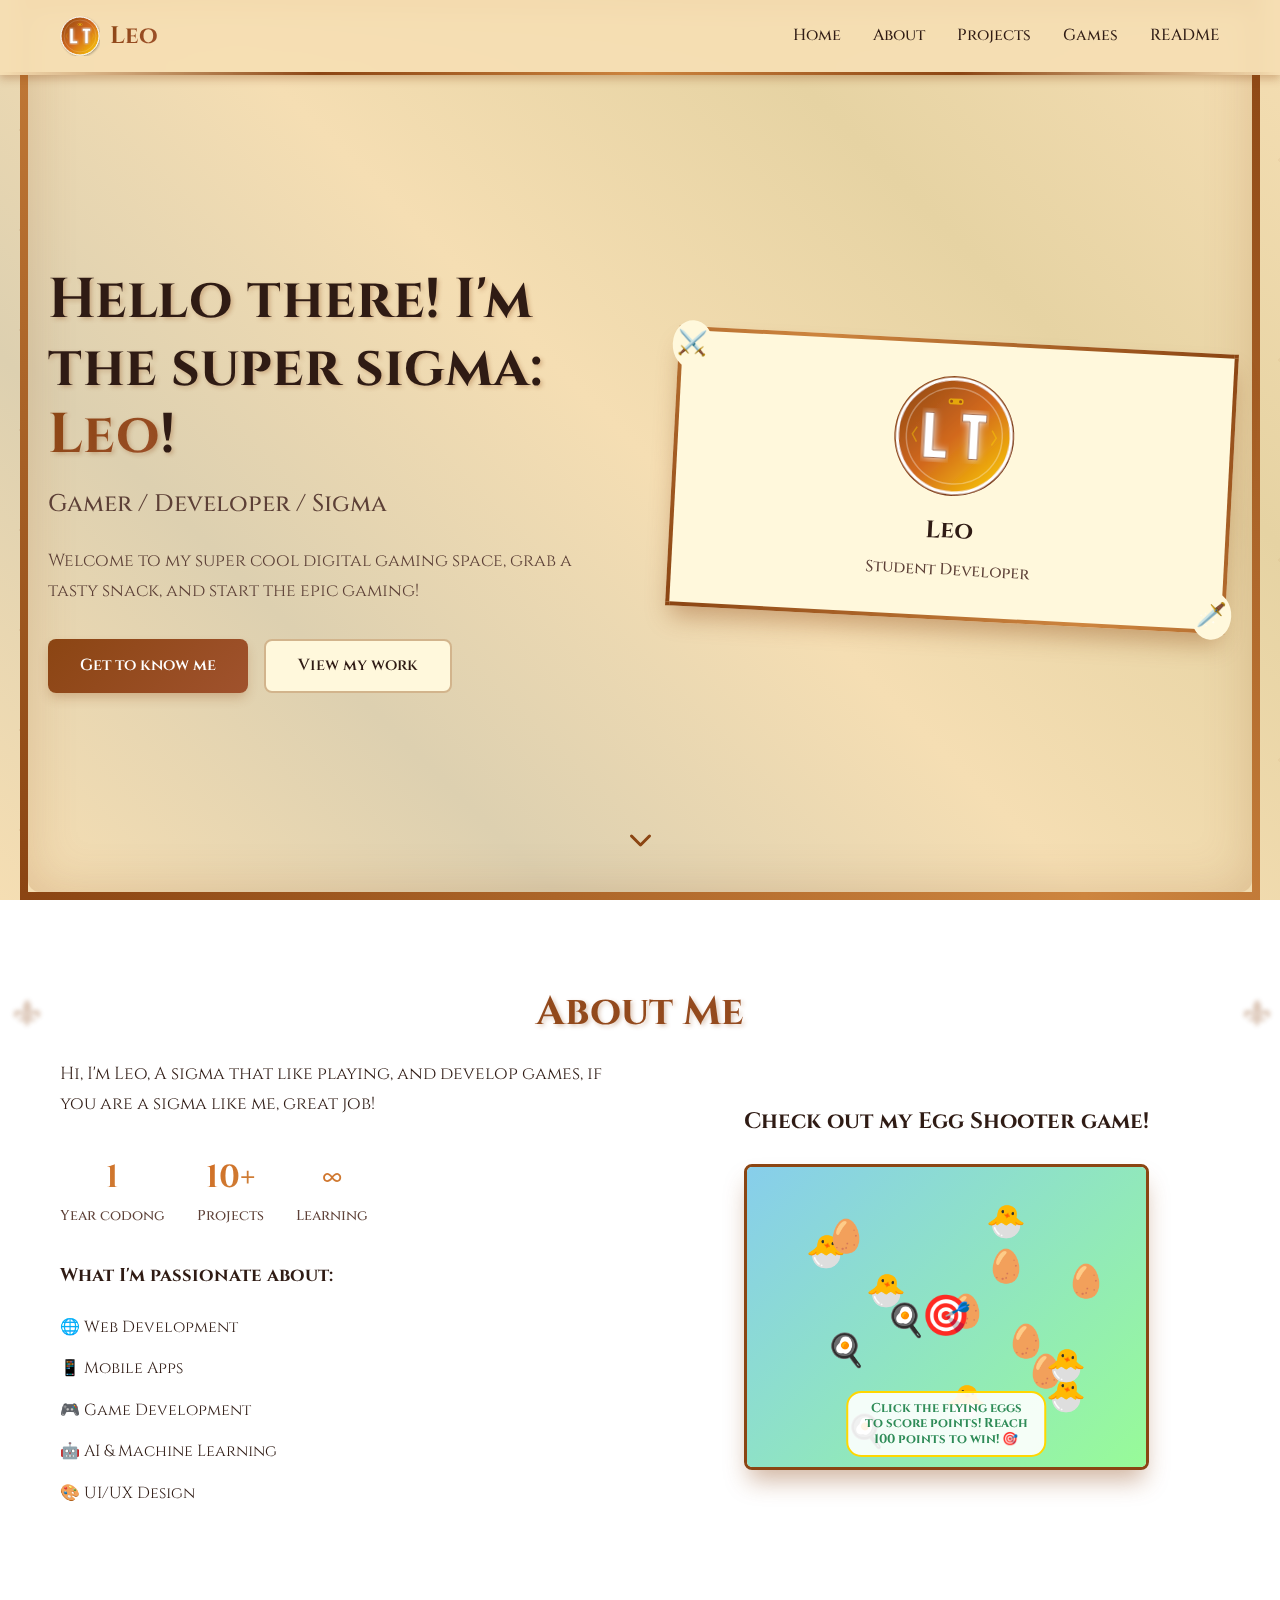
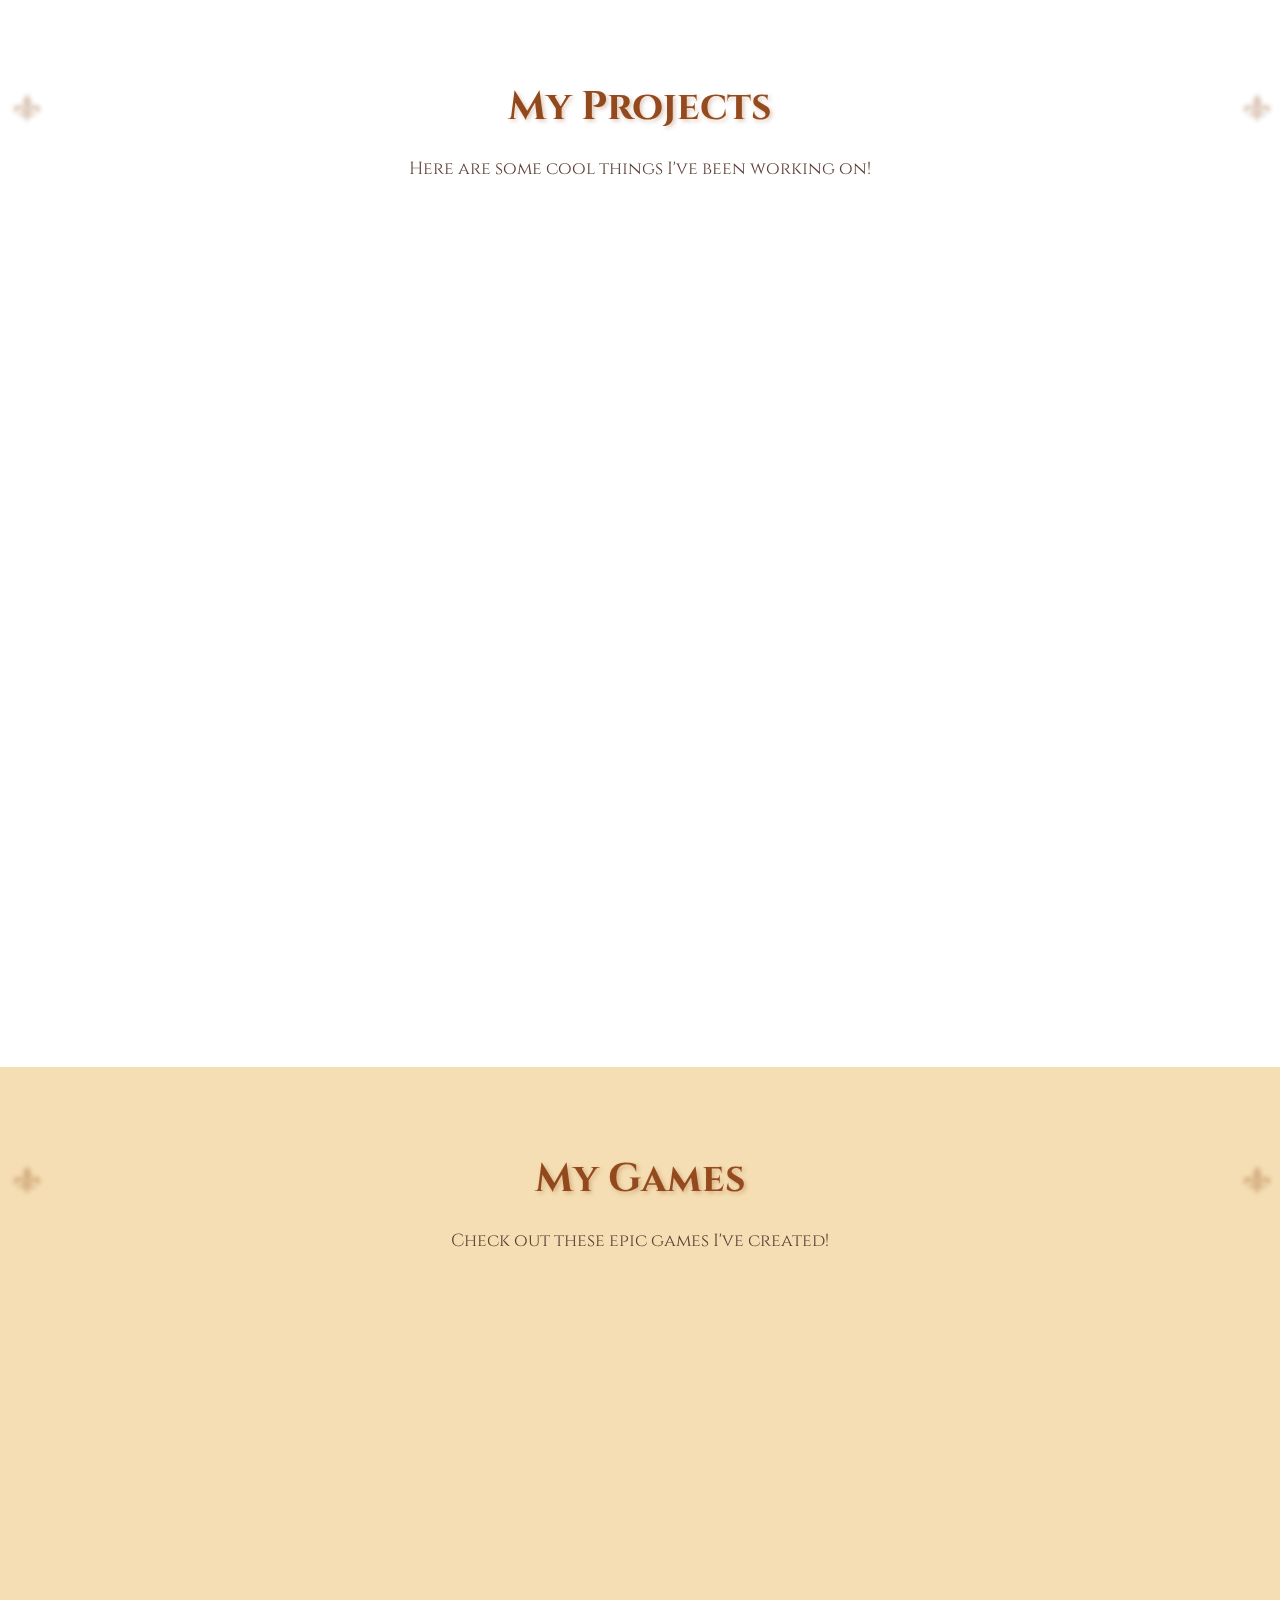
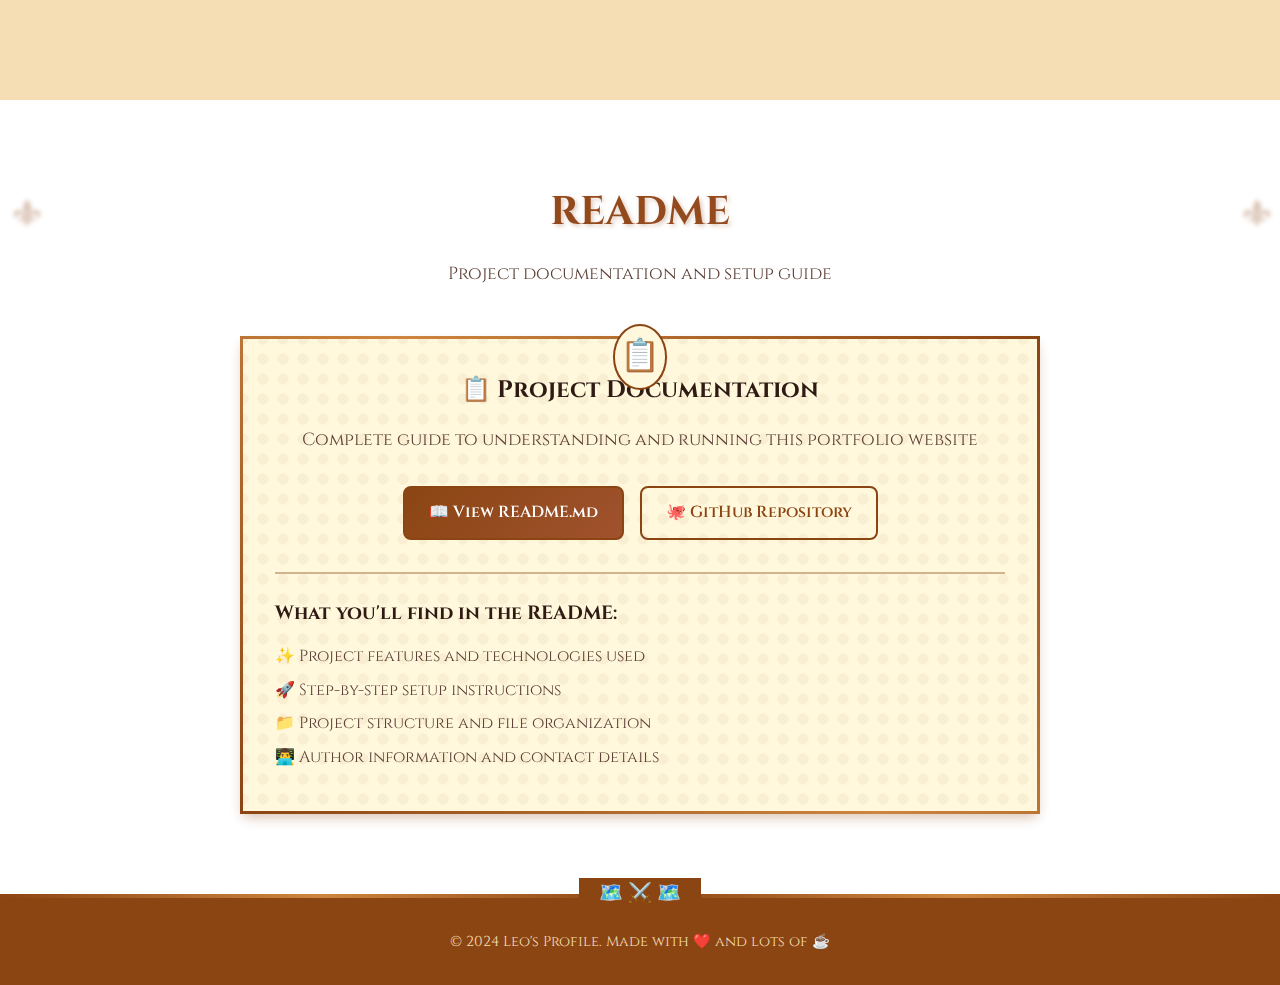
<file: index.html>
<!DOCTYPE html>
<html lang="en">
<head>
    <meta charset="UTF-8">
    <meta name="viewport" content="width=device-width, initial-scale=1.0">
    <title>Leo's Profile - Student Portfolio</title>

    <!-- Favicon -->
    <link rel="icon" type="image/svg+xml" href="favicon.svg">
    <link rel="icon" type="image/png" href="favicon.png">
    <link rel="apple-touch-icon" href="favicon.png">
    <meta name="theme-color" content="#8B4513">

    <link rel="stylesheet" href="style.css">
    <link href="https://fonts.googleapis.com/css2?family=Cinzel:wght@400;600;700&family=Uncial+Antiqua&display=swap" rel="stylesheet">
    <link rel="stylesheet" href="https://cdnjs.cloudflare.com/ajax/libs/font-awesome/6.0.0/css/all.min.css">
</head>
<body>
    <nav class="navbar">
        <div class="nav-container">
            <div class="nav-logo">
                <img src="logo.svg" alt="LT Logo" class="logo-svg">
                <span class="logo-text">Leo</span>
            </div>
            <ul class="nav-menu">
                <li class="nav-item">
                    <a href="#home" class="nav-link">Home</a>
                </li>
                <li class="nav-item">
                    <a href="#about" class="nav-link">About</a>
                </li>
                <li class="nav-item">
                    <a href="#projects" class="nav-link">Projects</a>
                </li>
                <li class="nav-item">
                    <a href="#games" class="nav-link">Games</a>
                </li>
                <li class="nav-item">
                    <a href="#readme" class="nav-link">README</a>
                </li>
            </ul>
            <div class="hamburger">
                <span class="bar"></span>
                <span class="bar"></span>
                <span class="bar"></span>
            </div>
        </div>
    </nav>

    <section id="home" class="hero">
        <div class="hero-content">
            <div class="hero-text">
                <h1 class="hero-title">
                    Hello there! I'm the super sigma: <span class="highlight">Leo</span>!
                </h1>
                <p class="hero-subtitle">
                    Gamer / Developer / Sigma
                </p>
                <p class="hero-description">
                    Welcome to my super cool digital gaming space, grab a tasty snack, and start the epic gaming!
                </p>
                <div class="hero-buttons">
                    <a href="#about" class="btn btn-primary">Get to know me</a>
                    <a href="#projects" class="btn btn-secondary">View my work</a>
                </div>
            </div>
            <div class="hero-image">
                <div class="profile-card">
                    <div class="profile-img">
                        <img src="logo.svg" alt="LT Logo" class="hero-logo">
                    </div>
                    <div class="profile-info">
                        <h3>Leo</h3>
                        <p>Student Developer</p>
                    </div>
                </div>
            </div>
        </div>
        <div class="scroll-indicator">
            <i class="fas fa-chevron-down"></i>
        </div>
    </section>

    <section id="about" class="about">
        <div class="container">
            <h2 class="section-title">About Me</h2>
            <div class="about-content">
                <div class="about-text">
                    <p class="about-intro">
                        Hi, I'm Leo, A sigma that like playing, and develop games, if you are a sigma like me, great job!
                    </p>
                    <div class="about-stats">
                        <div class="stat">
                            <span class="stat-number">1</span>
                            <span class="stat-label">Year codong</span>
                        </div>
                        <div class="stat">
                            <span class="stat-number">10+</span>
                            <span class="stat-label">Projects</span>
                        </div>
                        <div class="stat">
                            <span class="stat-number">∞</span>
                            <span class="stat-label">Learning</span>
                        </div>
                    </div>
                    <div class="interests">
                        <h3>What I'm passionate about:</h3>
                        <ul>
                            <li>🌐 Web Development</li>
                            <li>📱 Mobile Apps</li>
                            <li>🎮 Game Development</li>
                            <li>🤖 AI & Machine Learning</li>
                            <li>🎨 UI/UX Design</li>
                        </ul>
                    </div>
                </div>
                <div class="about-image">
                    <div class="game-showcase">
                        <h3>Check out my Egg Shooter game!</h3>
                        <div class="game-preview">
                            <div class="game-screen">
                                <div class="game-gradient">
                                    <div class="floating-egg egg-1">🐣</div>
                                    <div class="floating-egg egg-2">🥚</div>
                                    <div class="floating-egg egg-3">🐣</div>
                                    <div class="floating-egg egg-4">🍳</div>
                                    <div class="floating-egg egg-5">🥚</div>
                                    <div class="floating-egg egg-6">🐣</div>
                                    <div class="floating-egg egg-7">🥚</div>
                                    <div class="floating-egg egg-8">🍳</div>
                                    <div class="floating-egg egg-9">🐣</div>
                                    <div class="floating-egg egg-10">🥚</div>
                                    <div class="floating-egg egg-11">🐣</div>
                                    <div class="floating-egg egg-12">🍳</div>
                                    <div class="floating-egg egg-13">🥚</div>
                                    <div class="floating-egg egg-14">🐣</div>
                                    <div class="floating-egg egg-15">🥚</div>
                                    <div class="laser-sight">🎯</div>
                                    <div class="game-message">
                                        Click the flying eggs to score points! Reach 100 points to win! 🎯
                                    </div>
                                </div>
                            </div>
                        </div>
                    </div>
                </div>
            </div>
        </div>
    </section>

    <section id="projects" class="projects">
        <div class="container">
            <h2 class="section-title">My Projects</h2>
            <p class="section-subtitle">Here are some cool things I've been working on!</p>
            <div class="projects-grid">

                <div class="project-card portfolio-card">
                    <div class="portfolio-screenshot-wrapper">
                        <img src="img/profile.png" alt="Portfolio Website Screenshot" class="portfolio-screenshot" />
                    </div>
                    <div class="portfolio-content">
                        <h3>Personal Portfolio Website</h3>
                        <p class="portfolio-description">A medieval-themed interactive portfolio featuring smooth scroll animations, responsive design, and an embedded game showcase. Built with vanilla JavaScript using Intersection Observer API for scroll-triggered animations, CSS Grid and Flexbox for responsive layouts, and custom CSS keyframe animations for floating elements and interactive effects.</p>
                        <div class="project-tech">
                            <span class="tech-tag tech-js">JavaScript</span>
                            <span class="tech-tag tech-html">HTML5</span>
                            <span class="tech-tag tech-css">CSS3</span>
                            <span class="tech-tag tech-responsive">Responsive</span>
                            <span class="tech-tag tech-animation">Animations</span>
                            <span class="tech-tag tech-git">Git</span>
                        </div>
                        <div class="project-links portfolio-links">
                            <a href="https://github.com/CodeCubCA/profile-website-Leo-CodeCub" target="_blank" rel="noopener noreferrer" class="portfolio-btn portfolio-btn-repo">
                                <svg class="github-icon" viewBox="0 0 24 24" width="20" height="20" fill="currentColor">
                                    <path d="M12 0C5.37 0 0 5.37 0 12c0 5.31 3.435 9.795 8.205 11.385.6.105.825-.255.825-.57 0-.285-.015-1.23-.015-2.235-3.015.555-3.795-.735-4.035-1.41-.135-.345-.72-1.41-1.23-1.695-.42-.225-1.02-.78-.015-.795.945-.015 1.62.87 1.845 1.23 1.08 1.815 2.805 1.305 3.495.99.105-.78.42-1.305.765-1.605-2.67-.3-5.46-1.335-5.46-5.925 0-1.305.465-2.385 1.23-3.225-.12-.3-.54-1.53.12-3.18 0 0 1.005-.315 3.3 1.23.96-.27 1.98-.405 3-.405s2.04.135 3 .405c2.295-1.56 3.3-1.23 3.3-1.23.66 1.65.24 2.88.12 3.18.765.84 1.23 1.905 1.23 3.225 0 4.605-2.805 5.625-5.475 5.925.435.375.81 1.095.81 2.22 0 1.605-.015 2.895-.015 3.3 0 .315.225.69.825.57A12.02 12.02 0 0024 12c0-6.63-5.37-12-12-12z"/>
                                </svg>
                                Repository
                            </a>
                            <a href="https://leo.codecub.org" target="_blank" rel="noopener noreferrer" class="portfolio-btn portfolio-btn-live">
                                🚀 Live
                            </a>
                        </div>
                    </div>
                </div>

                <div class="project-card ai-chatbox-card mt-8">
                    <div class="ai-chatbox-screenshot-wrapper">
                        <img src="img/ai-chatbox.png" alt="Gaming Assistant AI Chatbox Screenshot" class="ai-chatbox-screenshot" />
                    </div>
                    <div class="ai-chatbox-content">
                        <h3>🎮 Gaming Assistant: Sigma Version</h3>
                        <p class="ai-chatbox-description">An intelligent AI-powered chatbot built with Streamlit and Groq API, featuring real-time conversation, context awareness, and cloud deployment with CI/CD. Designed for gamers seeking instant help with game strategies, recommendations, and gaming knowledge across multiple platforms including PC, console, mobile, and retro gaming.</p>
                        <div class="project-tech">
                            <span class="tech-tag tech-python">Python</span>
                            <span class="tech-tag tech-streamlit">Streamlit</span>
                            <span class="tech-tag tech-groq">Groq API</span>
                            <span class="tech-tag tech-git">Git</span>
                            <span class="tech-tag tech-cloud">Streamlit Cloud</span>
                        </div>
                        <div class="project-links ai-chatbox-links">
                            <a href="https://github.com/CodeCubCA/ai-chatbox-Leo-CodeCub" target="_blank" rel="noopener noreferrer" class="ai-chatbox-btn ai-chatbox-btn-repo">
                                <svg class="github-icon" viewBox="0 0 24 24" width="20" height="20" fill="currentColor">
                                    <path d="M12 0C5.37 0 0 5.37 0 12c0 5.31 3.435 9.795 8.205 11.385.6.105.825-.255.825-.57 0-.285-.015-1.23-.015-2.235-3.015.555-3.795-.735-4.035-1.41-.135-.345-.72-1.41-1.23-1.695-.42-.225-1.02-.78-.015-.795.945-.015 1.62.87 1.845 1.23 1.08 1.815 2.805 1.305 3.495.99.105-.78.42-1.305.765-1.605-2.67-.3-5.46-1.335-5.46-5.925 0-1.305.465-2.385 1.23-3.225-.12-.3-.54-1.53.12-3.18 0 0 1.005-.315 3.3 1.23.96-.27 1.98-.405 3-.405s2.04.135 3 .405c2.295-1.56 3.3-1.23 3.3-1.23.66 1.65.24 2.88.12 3.18.765.84 1.23 1.905 1.23 3.225 0 4.605-2.805 5.625-5.475 5.925.435.375.81 1.095.81 2.22 0 1.605-.015 2.895-.015 3.3 0 .315.225.69.825.57A12.02 12.02 0 0024 12c0-6.63-5.37-12-12-12z"/>
                                </svg>
                                Repository
                            </a>
                            <a href="https://ai-chatbox-leo-codecub.streamlit.app" target="_blank" rel="noopener noreferrer" class="ai-chatbox-btn ai-chatbox-btn-live">
                                🤖 Try Live
                            </a>
                        </div>
                    </div>
                </div>

            </div>
        </div>
    </section>

    <section id="games" class="games">
        <div class="container">
            <h2 class="section-title">My Games</h2>
            <p class="section-subtitle">Check out these epic games I've created!</p>
            <div class="games-section-grid">

                <div class="project-card epic-games-card" onclick="showGamesBoard()">
                    <div class="project-icon">
                        <i class="fas fa-gamepad"></i>
                    </div>
                    <h3>Epic games</h3>
                    <p>Click here to explore awesome games like Egg Shooter and Fishing Tycoon!</p>
                    <div class="project-tech">
                        <span class="tech-tag">JavaScript</span>
                        <span class="tech-tag">HTML5</span>
                        <span class="tech-tag">CSS3</span>
                    </div>
                    <div class="project-links">
                        <span class="play-now-text">🎮 Click to Play Games! 🎮</span>
                    </div>
                </div>

            </div>
        </div>
    </section>

    <section id="readme" class="readme">
        <div class="container">
            <h2 class="section-title">README</h2>
            <p class="section-subtitle">Project documentation and setup guide</p>
            <div class="readme-content">
                <div class="readme-card">
                    <div class="readme-header">
                        <h3>📋 Project Documentation</h3>
                        <p>Complete guide to understanding and running this portfolio website</p>
                    </div>
                    <div class="readme-links">
                        <a href="README.md" target="_blank" class="readme-btn readme-btn-primary">
                            📖 View README.md
                        </a>
                        <a href="https://github.com/[username]/profile-website" target="_blank" class="readme-btn readme-btn-secondary">
                            🐙 GitHub Repository
                        </a>
                    </div>
                    <div class="readme-info">
                        <h4>What you'll find in the README:</h4>
                        <ul>
                            <li>✨ Project features and technologies used</li>
                            <li>🚀 Step-by-step setup instructions</li>
                            <li>📁 Project structure and file organization</li>
                            <li>👨‍💻 Author information and contact details</li>
                        </ul>
                    </div>
                </div>
            </div>
        </div>
    </section>

    <footer class="footer">
        <div class="container">
            <p>&copy; 2024 Leo's Profile. Made with ❤️ and lots of ☕</p>
        </div>
    </footer>

    <!-- Games Choice Board -->
    <div id="gamesBoard" class="games-board hidden">
        <div class="games-container">
            <div class="games-header">
                <h2>🎮 Epic Games Collection 🎮</h2>
                <button class="back-btn" onclick="hideGamesBoard()">
                    <i class="fas fa-arrow-left"></i> Back to Main Page
                </button>
            </div>
            <div class="games-grid">
                <div class="game-card" onclick="playGame('egg-shooter')">
                    <div class="game-icon">🥚</div>
                    <h3>Egg Shooter</h3>
                    <p>Click flying eggs to score points! Reach 100 points to win!</p>
                    <div class="play-btn">Play Now</div>
                </div>
                <div class="game-card" onclick="playGame('fishing-tycoon')">
                    <div class="game-icon">🎣</div>
                    <h3>Fishing Tycoon</h3>
                    <p>Build your fishing empire and catch the biggest fish in the ocean!</p>
                    <div class="play-btn">Play Now</div>
                </div>
            </div>
        </div>
    </div>

    <script src="script.js"></script>
</body>
</html>
</file>
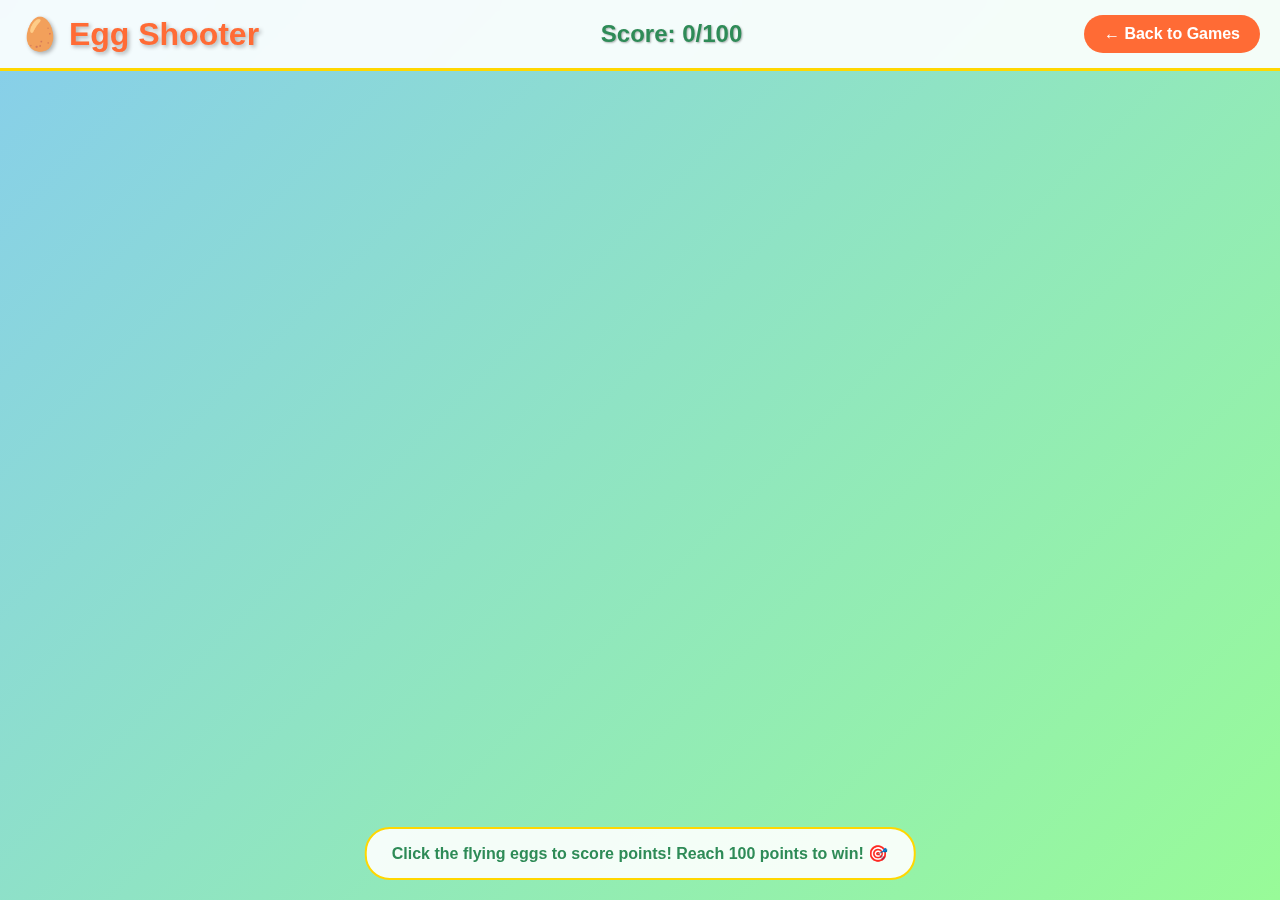
<file: egg-shooter.html>
<!DOCTYPE html>
<html lang="en">
<head>
    <meta charset="UTF-8">
    <meta name="viewport" content="width=device-width, initial-scale=1.0">
    <title>Egg Shooter - Leo's Epic Games</title>

    <!-- Favicon -->
    <link rel="icon" type="image/svg+xml" href="favicon.svg">
    <link rel="icon" type="image/png" href="favicon.png">
    <link rel="apple-touch-icon" href="favicon.png">
    <meta name="theme-color" content="#8B4513">

    <style>
        * {
            margin: 0;
            padding: 0;
            box-sizing: border-box;
        }

        body {
            font-family: 'Arial', sans-serif;
            background: linear-gradient(135deg, #87CEEB 0%, #98FB98 100%);
            overflow: hidden;
            user-select: none;
        }

        .game-container {
            position: relative;
            width: 100vw;
            height: 100vh;
            overflow: hidden;
        }

        .game-header {
            position: fixed;
            top: 0;
            left: 0;
            right: 0;
            background: rgba(255, 255, 255, 0.9);
            backdrop-filter: blur(10px);
            padding: 15px 20px;
            display: flex;
            justify-content: space-between;
            align-items: center;
            z-index: 1000;
            border-bottom: 3px solid #FFD700;
        }

        .game-title {
            font-size: 2rem;
            font-weight: bold;
            color: #FF6B35;
            text-shadow: 2px 2px 4px rgba(0,0,0,0.3);
        }

        .score-display {
            font-size: 1.5rem;
            font-weight: bold;
            color: #2E8B57;
            text-shadow: 1px 1px 2px rgba(0,0,0,0.3);
        }

        .back-button {
            background: #FF6B35;
            color: white;
            border: none;
            padding: 10px 20px;
            border-radius: 25px;
            font-weight: bold;
            cursor: pointer;
            transition: all 0.3s ease;
            font-size: 1rem;
        }

        .back-button:hover {
            background: #E55A2B;
            transform: scale(1.05);
        }

        .game-area {
            position: absolute;
            top: 80px;
            left: 0;
            right: 0;
            bottom: 0;
            overflow: hidden;
        }

        .egg {
            position: absolute;
            font-size: 3rem;
            cursor: pointer;
            transition: transform 0.2s ease;
            z-index: 100;
            user-select: none;
        }

        .egg:hover {
            transform: scale(1.2);
        }

        .golden-egg {
            filter: drop-shadow(0 0 15px #FFD700) drop-shadow(0 0 25px #FFA500);
            animation-duration: 12s !important;
            font-size: 4rem !important;
            z-index: 200;
        }

        .golden-egg::before {
            content: '✨';
            position: absolute;
            top: -10px;
            left: -10px;
            font-size: 1.5rem;
            animation: sparkle 1s ease-in-out infinite;
        }

        .golden-egg::after {
            content: '⭐';
            position: absolute;
            bottom: -10px;
            right: -10px;
            font-size: 1.2rem;
            animation: sparkle 1.2s ease-in-out infinite reverse;
        }

        @keyframes sparkle {
            0%, 100% {
                opacity: 0.5;
                transform: scale(0.8);
            }
            50% {
                opacity: 1;
                transform: scale(1.2);
            }
        }

        .bomb-egg {
            filter: drop-shadow(0 0 10px #FF0000) drop-shadow(0 0 20px #8B0000);
            animation-duration: 9s !important;
            font-size: 4.5rem !important;
            z-index: 150;
            position: relative;
        }

        .bomb-egg::before {
            content: '💀';
            position: absolute;
            top: -15px;
            left: 50%;
            transform: translateX(-50%);
            font-size: 1.2rem;
            animation: danger-skull 1.5s ease-in-out infinite;
            z-index: 151;
        }

        .bomb-egg::after {
            content: '⚡';
            position: absolute;
            bottom: -15px;
            right: -10px;
            font-size: 1rem;
            animation: danger-spark 1s ease-in-out infinite;
            z-index: 151;
        }

        @keyframes danger-skull {
            0%, 100% {
                opacity: 0.7;
                transform: translateX(-50%) translateY(0) scale(0.9);
            }
            50% {
                opacity: 1;
                transform: translateX(-50%) translateY(-5px) scale(1.1);
            }
        }

        @keyframes danger-spark {
            0%, 100% {
                opacity: 0.6;
                transform: scale(0.8) rotate(-10deg);
            }
            50% {
                opacity: 1;
                transform: scale(1.2) rotate(10deg);
            }
        }

        .egg.clicked {
            animation: egg-explode 0.8s ease-out forwards;
        }

        .bomb-egg.clicked {
            animation: bomb-explode 1s ease-out forwards;
        }

        .particle {
            position: absolute;
            width: 15px;
            height: 15px;
            background: #FFD700;
            border-radius: 50%;
            pointer-events: none;
            animation: particle-burst 1.2s ease-out forwards;
            box-shadow: 0 0 10px currentColor;
        }

        @keyframes particle-burst {
            0% {
                transform: translate(0, 0) scale(1) rotate(0deg);
                opacity: 1;
                filter: brightness(1);
            }
            30% {
                transform: translate(calc(var(--end-x, 0) * 0.8), calc(var(--end-y, 0) * 0.8)) scale(1.5) rotate(180deg);
                opacity: 1;
                filter: brightness(2);
            }
            70% {
                transform: translate(calc(var(--end-x, 0) * 1.5), calc(var(--end-y, 0) * 1.5)) scale(1.2) rotate(360deg);
                opacity: 0.6;
                filter: brightness(1.5);
            }
            100% {
                transform: translate(calc(var(--end-x, 0) * 2), calc(var(--end-y, 0) * 2)) scale(0) rotate(540deg);
                opacity: 0;
                filter: brightness(0.5);
            }
        }

        @keyframes float-horizontal {
            from {
                transform: translateX(-100px);
            }
            to {
                transform: translateX(calc(100vw + 100px));
            }
        }

        @keyframes float-vertical {
            from {
                transform: translateY(-100px);
            }
            to {
                transform: translateY(calc(100vh + 100px));
            }
        }

        @keyframes float-diagonal {
            from {
                transform: translate(-100px, -100px);
            }
            to {
                transform: translate(calc(100vw + 100px), calc(100vh + 100px));
            }
        }

        @keyframes egg-explode {
            0% {
                transform: scale(1) rotate(0deg);
                opacity: 1;
                filter: brightness(1) contrast(1) saturate(1);
                box-shadow: 0 0 0 rgba(255, 215, 0, 0);
            }
            15% {
                transform: scale(2.5) rotate(45deg);
                opacity: 1;
                filter: brightness(2) contrast(1.5) saturate(1.5) hue-rotate(60deg);
                box-shadow: 0 0 30px rgba(255, 215, 0, 0.8);
            }
            30% {
                transform: scale(4) rotate(120deg);
                opacity: 0.9;
                filter: brightness(3) contrast(2) saturate(2) hue-rotate(120deg);
                box-shadow: 0 0 50px rgba(255, 165, 0, 0.9);
            }
            50% {
                transform: scale(6) rotate(200deg);
                opacity: 0.8;
                filter: brightness(4) contrast(2.5) saturate(2.5) hue-rotate(180deg);
                box-shadow: 0 0 80px rgba(255, 69, 0, 1);
            }
            70% {
                transform: scale(8) rotate(280deg);
                opacity: 0.6;
                filter: brightness(5) contrast(3) saturate(3) hue-rotate(240deg);
                box-shadow: 0 0 120px rgba(255, 20, 147, 1);
            }
            85% {
                transform: scale(10) rotate(340deg);
                opacity: 0.3;
                filter: brightness(6) contrast(4) saturate(4) hue-rotate(300deg);
                box-shadow: 0 0 150px rgba(138, 43, 226, 1);
            }
            100% {
                transform: scale(0) rotate(720deg);
                opacity: 0;
                filter: brightness(8) contrast(5) saturate(5) hue-rotate(360deg);
                box-shadow: 0 0 200px rgba(255, 255, 255, 1);
            }
        }

        @keyframes bomb-explode {
            0% {
                transform: scale(1) rotate(0deg);
                opacity: 1;
                filter: brightness(1) contrast(1) saturate(1);
                box-shadow: 0 0 0 rgba(255, 0, 0, 0);
            }
            10% {
                transform: scale(3) rotate(60deg);
                opacity: 1;
                filter: brightness(3) contrast(2) saturate(2);
                box-shadow: 0 0 40px rgba(255, 0, 0, 1);
            }
            25% {
                transform: scale(5) rotate(150deg);
                opacity: 0.95;
                filter: brightness(4) contrast(2.5) saturate(3);
                box-shadow: 0 0 70px rgba(255, 69, 0, 1);
            }
            40% {
                transform: scale(8) rotate(240deg);
                opacity: 0.9;
                filter: brightness(5) contrast(3) saturate(4);
                box-shadow: 0 0 100px rgba(220, 20, 60, 1);
            }
            60% {
                transform: scale(12) rotate(360deg);
                opacity: 0.7;
                filter: brightness(6) contrast(4) saturate(5);
                box-shadow: 0 0 150px rgba(178, 34, 34, 1);
            }
            80% {
                transform: scale(15) rotate(480deg);
                opacity: 0.4;
                filter: brightness(7) contrast(5) saturate(6);
                box-shadow: 0 0 200px rgba(139, 0, 0, 1);
            }
            100% {
                transform: scale(0) rotate(720deg);
                opacity: 0;
                filter: brightness(10) contrast(6) saturate(8);
                box-shadow: 0 0 300px rgba(255, 255, 255, 1);
            }
        }

        .win-screen {
            position: fixed;
            top: 0;
            left: 0;
            width: 100%;
            height: 100%;
            background: rgba(0, 0, 0, 0.8);
            display: flex;
            flex-direction: column;
            justify-content: center;
            align-items: center;
            z-index: 2000;
            opacity: 0;
            visibility: hidden;
            transition: all 0.5s ease;
        }

        .win-screen.show {
            opacity: 1;
            visibility: visible;
        }

        .win-message {
            background: linear-gradient(135deg, #FFD700, #FFA500);
            padding: 40px;
            border-radius: 20px;
            text-align: center;
            box-shadow: 0 10px 30px rgba(0, 0, 0, 0.3);
            border: 4px solid #FF6B35;
        }

        .win-title {
            font-size: 3rem;
            color: #FF6B35;
            margin-bottom: 20px;
            text-shadow: 2px 2px 4px rgba(0,0,0,0.3);
            animation: celebrate 2s ease-in-out infinite;
        }

        .win-subtitle {
            font-size: 1.5rem;
            color: #2E8B57;
            margin-bottom: 30px;
        }

        .play-again-btn {
            background: #2E8B57;
            color: white;
            border: none;
            padding: 15px 30px;
            border-radius: 25px;
            font-size: 1.2rem;
            font-weight: bold;
            cursor: pointer;
            transition: all 0.3s ease;
            margin: 10px;
        }

        .play-again-btn:hover {
            background: #228B22;
            transform: scale(1.05);
        }

        @keyframes celebrate {
            0%, 100% { transform: scale(1); }
            50% { transform: scale(1.1); }
        }

        .instructions {
            position: fixed;
            bottom: 20px;
            left: 50%;
            transform: translateX(-50%);
            background: rgba(255, 255, 255, 0.9);
            padding: 15px 25px;
            border-radius: 25px;
            border: 2px solid #FFD700;
            text-align: center;
            font-weight: bold;
            color: #2E8B57;
            z-index: 1000;
        }

        @media (max-width: 768px) {
            .game-title {
                font-size: 1.5rem;
            }

            .score-display {
                font-size: 1.2rem;
            }

            .win-title {
                font-size: 2rem;
            }

            .instructions {
                font-size: 0.9rem;
                padding: 10px 15px;
            }

            .egg {
                font-size: 2.5rem;
            }

            .bomb-egg {
                font-size: 3.5rem !important;
            }
        }
    </style>
</head>
<body>
    <div class="game-container">
        <div class="game-header">
            <div class="game-title">🥚 Egg Shooter</div>
            <div class="score-display">Score: <span id="score">0</span>/100</div>
            <button class="back-button" onclick="goBack()">← Back to Games</button>
        </div>

        <div class="game-area" id="gameArea"></div>

        <div class="instructions">
            Click the flying eggs to score points! Reach 100 points to win! 🎯
        </div>

        <div class="win-screen" id="winScreen">
            <div class="win-message">
                <div class="win-title">🎉 CONGRATULATIONS! 🎉</div>
                <div class="win-subtitle">You are the Egg Shooter champion!</div>
                <button class="play-again-btn" onclick="restartGame()">🔄 Play Again</button>
                <button class="play-again-btn" onclick="goBack()">← Back to Games</button>
            </div>
        </div>
    </div>

    <script>
        let score = 0;
        let gameRunning = true;
        let eggSpawnInterval;

        const gameArea = document.getElementById('gameArea');
        const scoreElement = document.getElementById('score');
        const winScreen = document.getElementById('winScreen');

        const eggEmojis = ['🥚', '🐣', '🍳'];
        const goldenEggEmoji = '🟡';
        const bombEggEmoji = '💣';
        let goldenEggInterval;
        let bombEggInterval;

        function checkEggCollision(x, y) {
            const existingEggs = gameArea.querySelectorAll('.egg');
            const minDistance = 50; // Minimum distance between eggs (in pixels)

            for (let existingEgg of existingEggs) {
                const eggX = parseInt(existingEgg.style.left);
                const eggY = parseInt(existingEgg.style.top);

                const distance = Math.sqrt(Math.pow(x - eggX, 2) + Math.pow(y - eggY, 2));

                if (distance < minDistance) {
                    return true; // Collision detected
                }
            }
            return false; // No collision
        }

        function spawnEgg() {
            if (!gameRunning) return;

            const egg = document.createElement('div');
            egg.className = 'egg';
            egg.textContent = eggEmojis[Math.floor(Math.random() * eggEmojis.length)];

            // Random movement patterns
            const movements = [
                { // Horizontal left to right
                    style: 'float-horizontal 8s linear',
                    startX: -100,
                    startY: Math.random() * (window.innerHeight - 200) + 100
                },
                { // Horizontal right to left
                    style: 'float-horizontal 8s linear reverse',
                    startX: window.innerWidth + 100,
                    startY: Math.random() * (window.innerHeight - 200) + 100
                },
                { // Vertical top to bottom
                    style: 'float-vertical 8s linear',
                    startX: Math.random() * (window.innerWidth - 200) + 100,
                    startY: -100
                },
                { // Vertical bottom to top
                    style: 'float-vertical 8s linear reverse',
                    startX: Math.random() * (window.innerWidth - 200) + 100,
                    startY: window.innerHeight + 100
                },
                { // Diagonal
                    style: 'float-diagonal 10s linear',
                    startX: -100,
                    startY: -100
                },
                { // Reverse diagonal
                    style: 'float-diagonal 10s linear reverse',
                    startX: window.innerWidth + 100,
                    startY: window.innerHeight + 100
                }
            ];

            let movement;
            let attempts = 0;
            const maxAttempts = 10;

            // Try to find a position without collision
            do {
                movement = movements[Math.floor(Math.random() * movements.length)];
                attempts++;
            } while (checkEggCollision(movement.startX, movement.startY) && attempts < maxAttempts);

            // If we couldn't find a non-colliding position after max attempts,
            // try alternative directions
            if (attempts >= maxAttempts) {
                // Use a fallback movement pattern with randomized position
                const fallbackMovements = [
                    { // Far left horizontal
                        style: 'float-horizontal 8s linear',
                        startX: -150 - Math.random() * 100,
                        startY: Math.random() * (window.innerHeight - 200) + 100
                    },
                    { // Far right horizontal
                        style: 'float-horizontal 8s linear reverse',
                        startX: window.innerWidth + 150 + Math.random() * 100,
                        startY: Math.random() * (window.innerHeight - 200) + 100
                    },
                    { // Far top vertical
                        style: 'float-vertical 8s linear',
                        startX: Math.random() * (window.innerWidth - 200) + 100,
                        startY: -150 - Math.random() * 100
                    },
                    { // Far bottom vertical
                        style: 'float-vertical 8s linear reverse',
                        startX: Math.random() * (window.innerWidth - 200) + 100,
                        startY: window.innerHeight + 150 + Math.random() * 100
                    }
                ];
                movement = fallbackMovements[Math.floor(Math.random() * fallbackMovements.length)];
            }

            egg.style.left = movement.startX + 'px';
            egg.style.top = movement.startY + 'px';
            egg.style.animation = movement.style;

            // Add click event
            egg.addEventListener('click', function(e) {
                e.preventDefault();
                clickEgg(this);
            });

            gameArea.appendChild(egg);

            // Remove egg after animation completes (slower eggs need more time)
            setTimeout(() => {
                if (egg.parentNode) {
                    egg.remove();
                }
            }, 12000);
        }

        function spawnGoldenEgg() {
            if (!gameRunning) return;

            const goldenEgg = document.createElement('div');
            goldenEgg.className = 'egg golden-egg';
            goldenEgg.textContent = goldenEggEmoji;

            // Random movement patterns (same as regular eggs but slower)
            const movements = [
                { // Horizontal left to right
                    style: 'float-horizontal 12s linear',
                    startX: -100,
                    startY: Math.random() * (window.innerHeight - 200) + 100
                },
                { // Horizontal right to left
                    style: 'float-horizontal 12s linear reverse',
                    startX: window.innerWidth + 100,
                    startY: Math.random() * (window.innerHeight - 200) + 100
                },
                { // Vertical top to bottom
                    style: 'float-vertical 12s linear',
                    startX: Math.random() * (window.innerWidth - 200) + 100,
                    startY: -100
                },
                { // Vertical bottom to top
                    style: 'float-vertical 12s linear reverse',
                    startX: Math.random() * (window.innerWidth - 200) + 100,
                    startY: window.innerHeight + 100
                },
                { // Diagonal
                    style: 'float-diagonal 15s linear',
                    startX: -100,
                    startY: -100
                },
                { // Reverse diagonal
                    style: 'float-diagonal 15s linear reverse',
                    startX: window.innerWidth + 100,
                    startY: window.innerHeight + 100
                }
            ];

            let movement;
            let attempts = 0;
            const maxAttempts = 10;

            // Try to find a position without collision
            do {
                movement = movements[Math.floor(Math.random() * movements.length)];
                attempts++;
            } while (checkEggCollision(movement.startX, movement.startY) && attempts < maxAttempts);

            // If we couldn't find a non-colliding position, use fallback
            if (attempts >= maxAttempts) {
                const fallbackMovements = [
                    { // Far left horizontal
                        style: 'float-horizontal 12s linear',
                        startX: -200 - Math.random() * 100,
                        startY: Math.random() * (window.innerHeight - 200) + 100
                    },
                    { // Far right horizontal
                        style: 'float-horizontal 12s linear reverse',
                        startX: window.innerWidth + 200 + Math.random() * 100,
                        startY: Math.random() * (window.innerHeight - 200) + 100
                    }
                ];
                movement = fallbackMovements[Math.floor(Math.random() * fallbackMovements.length)];
            }

            goldenEgg.style.left = movement.startX + 'px';
            goldenEgg.style.top = movement.startY + 'px';
            goldenEgg.style.animation = movement.style;

            // Add click event for golden egg
            goldenEgg.addEventListener('click', function(e) {
                e.preventDefault();
                clickEgg(this, true); // true indicates golden egg
            });

            gameArea.appendChild(goldenEgg);

            // Remove golden egg after animation completes
            setTimeout(() => {
                if (goldenEgg.parentNode) {
                    goldenEgg.remove();
                }
            }, 15000);
        }

        function spawnBombEgg() {
            if (!gameRunning) return;

            const bombEgg = document.createElement('div');
            bombEgg.className = 'egg bomb-egg';
            bombEgg.textContent = bombEggEmoji;

            // Random movement patterns (same as regular eggs but faster)
            const movements = [
                { // Horizontal left to right
                    style: 'float-horizontal 9s linear',
                    startX: -100,
                    startY: Math.random() * (window.innerHeight - 200) + 100
                },
                { // Horizontal right to left
                    style: 'float-horizontal 9s linear reverse',
                    startX: window.innerWidth + 100,
                    startY: Math.random() * (window.innerHeight - 200) + 100
                },
                { // Vertical top to bottom
                    style: 'float-vertical 9s linear',
                    startX: Math.random() * (window.innerWidth - 200) + 100,
                    startY: -100
                },
                { // Vertical bottom to top
                    style: 'float-vertical 9s linear reverse',
                    startX: Math.random() * (window.innerWidth - 200) + 100,
                    startY: window.innerHeight + 100
                },
                { // Diagonal
                    style: 'float-diagonal 11s linear',
                    startX: -100,
                    startY: -100
                },
                { // Reverse diagonal
                    style: 'float-diagonal 11s linear reverse',
                    startX: window.innerWidth + 100,
                    startY: window.innerHeight + 100
                }
            ];

            let movement;
            let attempts = 0;
            const maxAttempts = 10;

            // Try to find a position without collision
            do {
                movement = movements[Math.floor(Math.random() * movements.length)];
                attempts++;
            } while (checkEggCollision(movement.startX, movement.startY) && attempts < maxAttempts);

            // If we couldn't find a non-colliding position, use fallback
            if (attempts >= maxAttempts) {
                const fallbackMovements = [
                    { // Far left horizontal
                        style: 'float-horizontal 9s linear',
                        startX: -200 - Math.random() * 100,
                        startY: Math.random() * (window.innerHeight - 200) + 100
                    },
                    { // Far right horizontal
                        style: 'float-horizontal 9s linear reverse',
                        startX: window.innerWidth + 200 + Math.random() * 100,
                        startY: Math.random() * (window.innerHeight - 200) + 100
                    }
                ];
                movement = fallbackMovements[Math.floor(Math.random() * fallbackMovements.length)];
            }

            bombEgg.style.left = movement.startX + 'px';
            bombEgg.style.top = movement.startY + 'px';
            bombEgg.style.animation = movement.style;

            // Add click event for bomb egg
            bombEgg.addEventListener('click', function(e) {
                e.preventDefault();
                clickEgg(this, false, true); // third parameter indicates bomb egg
            });

            gameArea.appendChild(bombEgg);

            // Remove bomb egg after animation completes
            setTimeout(() => {
                if (bombEgg.parentNode) {
                    bombEgg.remove();
                }
            }, 11000);
        }

        function clickEgg(egg, isGolden = false, isBomb = false) {
            if (!gameRunning) return;

            // Get egg position for particle explosion
            const rect = egg.getBoundingClientRect();
            const centerX = rect.left + rect.width / 2;
            const centerY = rect.top + rect.height / 2;

            // Stop the movement animation
            egg.style.animationPlayState = 'paused';

            // Create particle explosion and remove egg instantly for all types
            if (isBomb) {
                createBombParticles(centerX, centerY);
                // Update score by -5 for bomb eggs
                score = Math.max(0, score - 5); // Don't go below 0
                console.log('💣 BOOM! Bomb egg exploded! -5 points!');
            } else if (isGolden) {
                createGoldenParticles(centerX, centerY);
                // Update score by 5 for golden eggs
                score += 5;
                console.log('💥 Golden egg exploded! +5 points!');
            } else {
                createParticles(centerX, centerY);
                // Update score by 1 for normal eggs
                score += 1;
            }

            // Remove egg instantly for all types
            if (egg.parentNode) {
                egg.remove();
            }

            scoreElement.textContent = score;

            // Check win condition
            if (score >= 100) {
                winGame();
            }
        }

        function createBombParticles(x, y) {
            const bombColors = ['#FF0000', '#8B0000', '#FF4500', '#DC143C', '#B22222', '#800000', '#FF6347'];

            // Create 20 particles in a dangerous explosion pattern
            for (let i = 0; i < 20; i++) {
                const particle = document.createElement('div');
                particle.className = 'particle';
                particle.style.background = bombColors[Math.floor(Math.random() * bombColors.length)];
                particle.style.left = x + 'px';
                particle.style.top = y + 'px';
                particle.style.width = '18px'; // Medium sized particles for bomb eggs
                particle.style.height = '18px';
                particle.style.boxShadow = '0 0 20px ' + bombColors[Math.floor(Math.random() * bombColors.length)];

                // Random direction and distance (explosive burst for bomb eggs)
                const angle = (i / 20) * Math.PI * 2;
                const distance = 100 + Math.random() * 70; // Medium burst radius
                const deltaX = Math.cos(angle) * distance;
                const deltaY = Math.sin(angle) * distance;

                // Set custom properties for animation (relative movement)
                particle.style.setProperty('--end-x', deltaX + 'px');
                particle.style.setProperty('--end-y', deltaY + 'px');

                document.body.appendChild(particle);

                // Remove particle after animation (medium duration)
                setTimeout(() => {
                    if (particle.parentNode) {
                        particle.remove();
                    }
                }, 1300);
            }
        }

        function createGoldenParticles(x, y) {
            const goldenColors = ['#FFD700', '#FFA500', '#FFFF00', '#FFE55C', '#FFEC8C', '#F7DC6F', '#F4D03F'];

            // Create 24 particles in a massive golden burst pattern
            for (let i = 0; i < 24; i++) {
                const particle = document.createElement('div');
                particle.className = 'particle';
                particle.style.background = goldenColors[Math.floor(Math.random() * goldenColors.length)];
                particle.style.left = x + 'px';
                particle.style.top = y + 'px';
                particle.style.width = '20px'; // Bigger particles for golden eggs
                particle.style.height = '20px';
                particle.style.boxShadow = '0 0 15px ' + goldenColors[Math.floor(Math.random() * goldenColors.length)];

                // Random direction and distance (bigger burst for golden eggs)
                const angle = (i / 24) * Math.PI * 2;
                const distance = 120 + Math.random() * 80; // Much larger burst radius
                const deltaX = Math.cos(angle) * distance;
                const deltaY = Math.sin(angle) * distance;

                // Set custom properties for animation (relative movement)
                particle.style.setProperty('--end-x', deltaX + 'px');
                particle.style.setProperty('--end-y', deltaY + 'px');

                document.body.appendChild(particle);

                // Remove particle after animation (longer for golden)
                setTimeout(() => {
                    if (particle.parentNode) {
                        particle.remove();
                    }
                }, 1500);
            }
        }

        function createParticles(x, y) {
            const colors = ['#FFD700', '#FFA500', '#FF6B35', '#FF1493', '#00FF00', '#00BFFF', '#FF69B4', '#FFFF00', '#FF4500', '#9400D3', '#00CED1', '#FFB6C1'];

            // Create 16 particles in a massive burst pattern
            for (let i = 0; i < 16; i++) {
                const particle = document.createElement('div');
                particle.className = 'particle';
                particle.style.background = colors[Math.floor(Math.random() * colors.length)];
                particle.style.left = x + 'px';
                particle.style.top = y + 'px';

                // Random direction and distance
                const angle = (i / 16) * Math.PI * 2;
                const distance = 80 + Math.random() * 60;
                const deltaX = Math.cos(angle) * distance;
                const deltaY = Math.sin(angle) * distance;

                // Set custom properties for animation (relative movement)
                particle.style.setProperty('--end-x', deltaX + 'px');
                particle.style.setProperty('--end-y', deltaY + 'px');

                document.body.appendChild(particle);

                // Remove particle after animation
                setTimeout(() => {
                    if (particle.parentNode) {
                        particle.remove();
                    }
                }, 1200);
            }
        }

        function winGame() {
            gameRunning = false;

            // Clear all spawning intervals
            if (window.gameIntervals) {
                window.gameIntervals.forEach(interval => clearInterval(interval));
            }
            clearInterval(eggSpawnInterval);
            clearInterval(goldenEggInterval);
            clearInterval(bombEggInterval);

            // Show win screen with delay for effect
            setTimeout(() => {
                winScreen.classList.add('show');
            }, 500);
        }

        function restartGame() {
            score = 0;
            gameRunning = true;
            scoreElement.textContent = score;
            winScreen.classList.remove('show');

            // Clear all existing intervals first
            if (window.gameIntervals) {
                window.gameIntervals.forEach(interval => clearInterval(interval));
            }
            clearInterval(eggSpawnInterval);
            clearInterval(goldenEggInterval);
            clearInterval(bombEggInterval);

            // Clear existing eggs
            const existingEggs = gameArea.querySelectorAll('.egg');
            existingEggs.forEach(egg => egg.remove());

            // Start spawning eggs again
            startGame();
        }

        function startGame() {
            // EXTREME EGG CHAOS MODE - Multiple spawning intervals!

            // Primary egg spawner - super fast (every 0.1-0.3 seconds)
            eggSpawnInterval = setInterval(() => {
                if (gameRunning) {
                    spawnEgg();
                }
            }, 100 + Math.random() * 200);

            // Secondary egg spawner - burst spawning (every 0.5-0.8 seconds)
            const burstSpawner = setInterval(() => {
                if (gameRunning) {
                    // Spawn 2-3 eggs at once in a burst
                    const burstCount = 2 + Math.floor(Math.random() * 2);
                    for(let i = 0; i < burstCount; i++) {
                        setTimeout(() => {
                            if (gameRunning) spawnEgg();
                        }, i * 50); // Stagger by 50ms
                    }
                }
            }, 500 + Math.random() * 300);

            // Tertiary egg spawner - mega chaos mode (every 1-2 seconds)
            const chaosSpawner = setInterval(() => {
                if (gameRunning) {
                    // Random mega-burst of 3-5 eggs
                    const megaBurst = 3 + Math.floor(Math.random() * 3);
                    for(let i = 0; i < megaBurst; i++) {
                        setTimeout(() => {
                            if (gameRunning) spawnEgg();
                        }, i * 30); // Super fast stagger
                    }
                }
            }, 1000 + Math.random() * 1000);

            // Golden egg spawner - every 10-15 seconds
            goldenEggInterval = setInterval(() => {
                if (gameRunning) {
                    spawnGoldenEgg();
                    console.log('🟡 Golden egg spawned! Worth 5 points!');
                }
            }, (10 + Math.random() * 5) * 1000); // Random between 10-15 seconds

            // Bomb egg spawner - every 7-10 seconds
            bombEggInterval = setInterval(() => {
                if (gameRunning) {
                    spawnBombEgg();
                    console.log('💣 Bomb egg spawned! Dangerous! -5 points if clicked!');
                }
            }, (7 + Math.random() * 3) * 1000); // Random between 7-10 seconds

            // Store all intervals for cleanup
            window.gameIntervals = [eggSpawnInterval, burstSpawner, chaosSpawner, goldenEggInterval, bombEggInterval];
        }

        function goBack() {
            // Try to close the tab first
            window.close();
            // Fallback if window.close() doesn't work
            setTimeout(() => {
                window.location.href = 'index.html';
            }, 100);
        }

        // Start the game when page loads
        window.addEventListener('load', () => {
            startGame();
        });

        // Prevent context menu on right click
        document.addEventListener('contextmenu', (e) => {
            e.preventDefault();
        });
    </script>
</body>
</html>
</file>
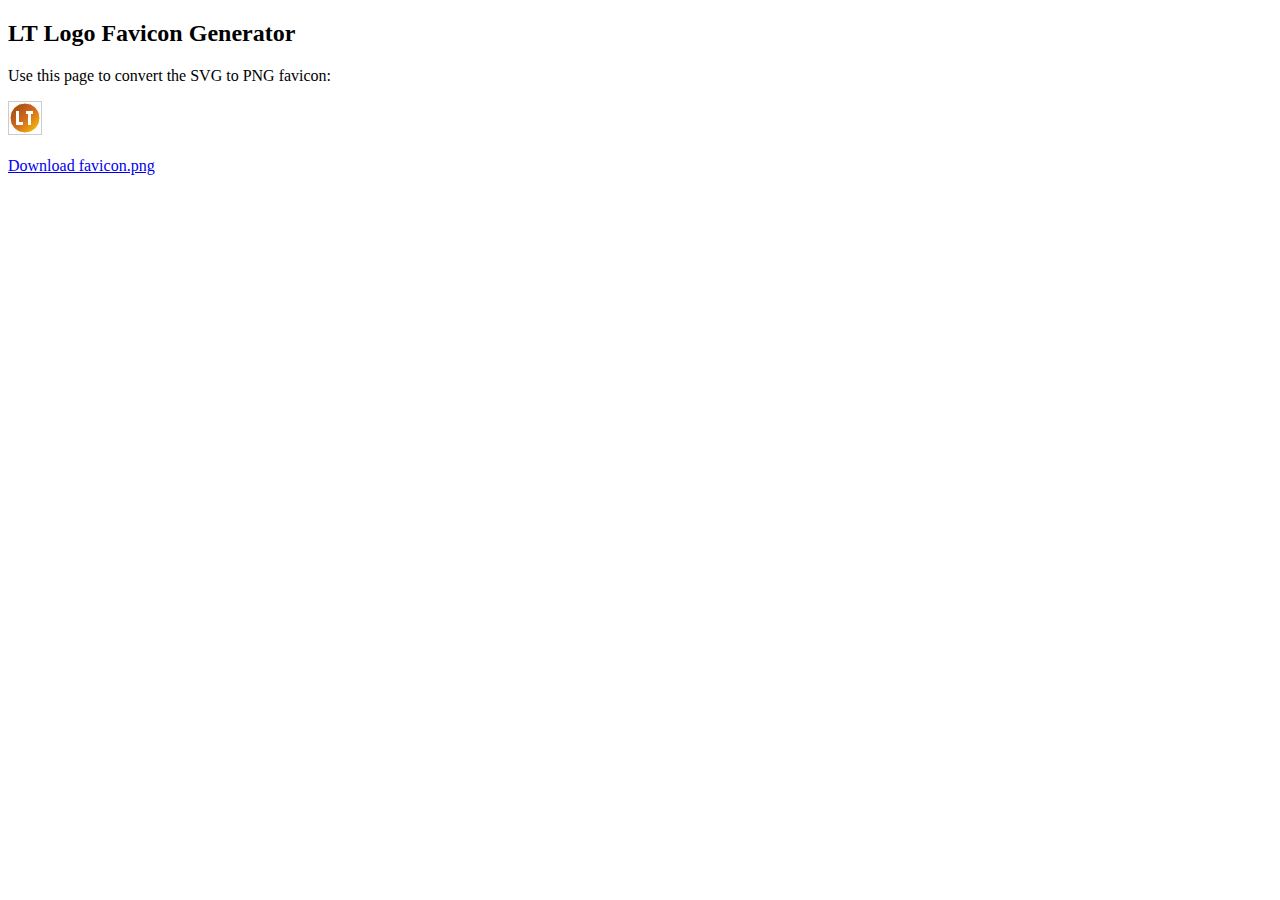
<file: favicon-generator.html>
<!DOCTYPE html>
<html>
<head>
    <title>Favicon Generator</title>
</head>
<body>
    <h2>LT Logo Favicon Generator</h2>
    <p>Use this page to convert the SVG to PNG favicon:</p>

    <canvas id="canvas" width="32" height="32" style="border: 1px solid #ccc;"></canvas>
    <br><br>

    <script>
        const canvas = document.getElementById('canvas');
        const ctx = canvas.getContext('2d');

        // Draw favicon directly on canvas
        // Background circle
        const gradient = ctx.createLinearGradient(0, 0, 32, 32);
        gradient.addColorStop(0, '#8B4513');
        gradient.addColorStop(0.5, '#D2691E');
        gradient.addColorStop(1, '#FFD700');

        ctx.fillStyle = gradient;
        ctx.beginPath();
        ctx.arc(16, 16, 15, 0, 2 * Math.PI);
        ctx.fill();

        // White border
        ctx.strokeStyle = '#FFFFFF';
        ctx.lineWidth = 1;
        ctx.stroke();

        // Letter L
        ctx.fillStyle = '#FFFFFF';
        ctx.fillRect(7, 9, 3, 14);  // Vertical part
        ctx.fillRect(7, 20, 7, 3);  // Horizontal part

        // Letter T
        ctx.fillRect(17, 9, 7, 3);  // Top horizontal
        ctx.fillRect(19, 9, 3, 14); // Vertical part

        // Convert to downloadable image
        const link = document.createElement('a');
        link.download = 'favicon.png';
        link.href = canvas.toDataURL();
        link.innerHTML = 'Download favicon.png';
        document.body.appendChild(link);
    </script>
</body>
</html>
</file>
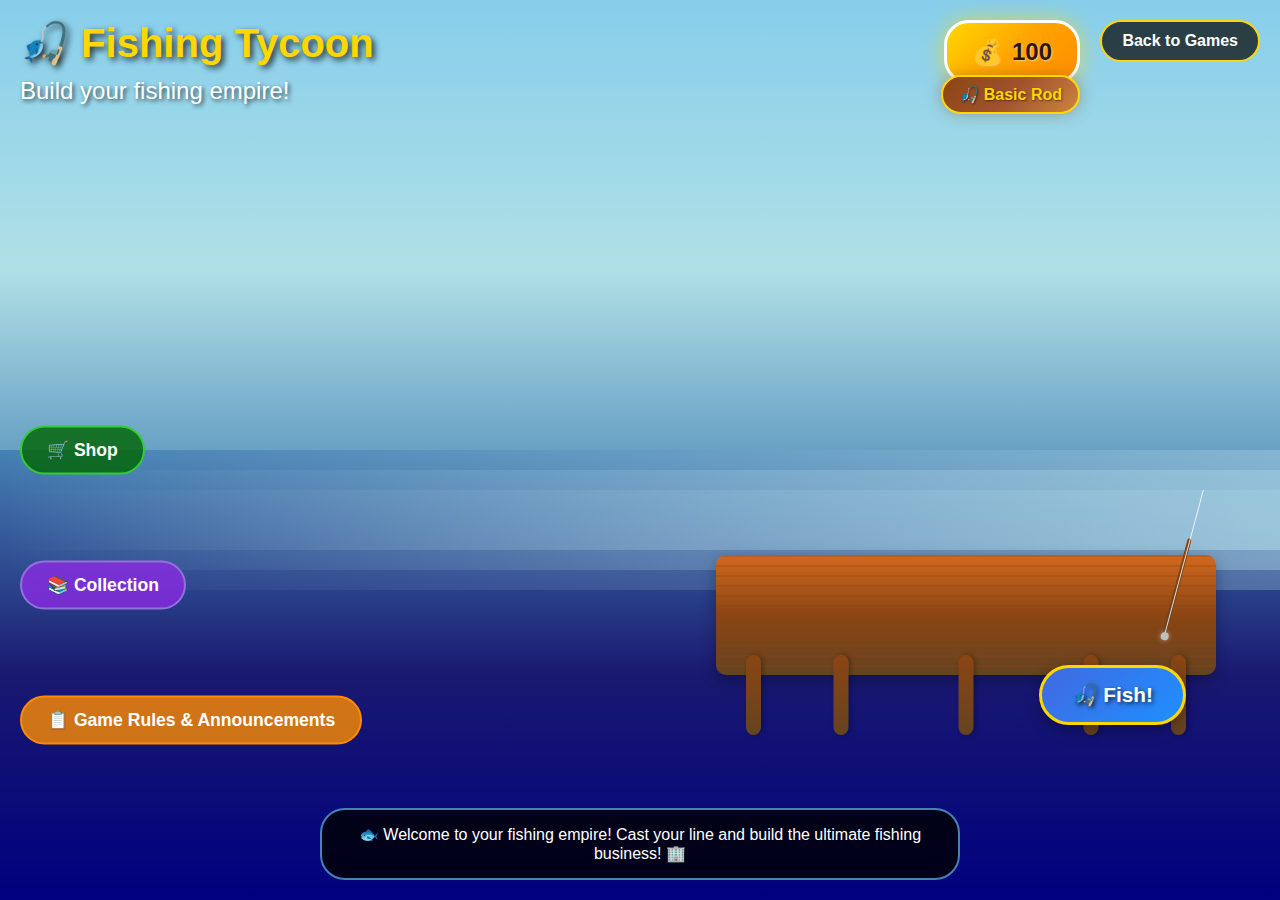
<file: fishing-tycoon.html>
<!DOCTYPE html>
<html lang="en">
<head>
    <meta charset="UTF-8">
    <meta name="viewport" content="width=device-width, initial-scale=1.0">
    <title>Fishing Tycoon - Leo's Games</title>

    <!-- Favicon -->
    <link rel="icon" type="image/svg+xml" href="favicon.svg">
    <link rel="icon" type="image/png" href="favicon.png">
    <link rel="apple-touch-icon" href="favicon.png">
    <meta name="theme-color" content="#8B4513">

    <style>
        * {
            margin: 0;
            padding: 0;
            box-sizing: border-box;
        }

        body {
            font-family: 'Arial', sans-serif;
            height: 100vh;
            overflow: hidden;
            background: linear-gradient(180deg, #87CEEB 0%, #4682B4 40%, #191970 100%);
        }

        .game-container {
            width: 100%;
            height: 100vh;
            position: relative;
            overflow: hidden;
        }

        /* Sky Background */
        .sky {
            position: absolute;
            top: 0;
            left: 0;
            width: 100%;
            height: 60%;
            background: linear-gradient(180deg, #87CEEB 0%, #B0E0E6 50%, #4682B4 100%);
            z-index: 1;
        }

        /* Clouds */
        .cloud {
            position: absolute;
            background: rgba(255, 255, 255, 0.8);
            border-radius: 50px;
            opacity: 0.7;
            animation: float-clouds 20s infinite linear;
        }

        .cloud:before {
            content: '';
            position: absolute;
            background: rgba(255, 255, 255, 0.8);
            border-radius: 50px;
        }

        .cloud:after {
            content: '';
            position: absolute;
            background: rgba(255, 255, 255, 0.8);
            border-radius: 50px;
        }

        .cloud-1 {
            width: 80px;
            height: 40px;
            top: 15%;
            left: -100px;
            animation-duration: 25s;
        }

        .cloud-1:before {
            width: 50px;
            height: 50px;
            top: -25px;
            left: 10px;
        }

        .cloud-1:after {
            width: 60px;
            height: 40px;
            top: -15px;
            right: 10px;
        }

        .cloud-2 {
            width: 60px;
            height: 30px;
            top: 25%;
            left: -80px;
            animation-duration: 30s;
            animation-delay: -10s;
        }

        .cloud-2:before {
            width: 40px;
            height: 40px;
            top: -20px;
            left: 5px;
        }

        .cloud-2:after {
            width: 50px;
            height: 30px;
            top: -10px;
            right: 5px;
        }

        @keyframes float-clouds {
            from { transform: translateX(0); }
            to { transform: translateX(calc(100vw + 200px)); }
        }

        /* Sea Background */
        .sea {
            position: absolute;
            bottom: 0;
            left: 0;
            width: 100%;
            height: 50%;
            background: linear-gradient(180deg, #4682B4 0%, #191970 50%, #000080 100%);
            z-index: 2;
        }

        /* Water waves */
        .wave {
            position: absolute;
            width: 200%;
            height: 100px;
            background: linear-gradient(90deg,
                transparent 0%,
                rgba(173, 216, 230, 0.3) 25%,
                rgba(173, 216, 230, 0.6) 50%,
                rgba(173, 216, 230, 0.3) 75%,
                transparent 100%);
            animation: wave-animation 3s ease-in-out infinite;
        }

        .wave-1 {
            top: 0;
            animation-delay: 0s;
        }

        .wave-2 {
            top: 20px;
            animation-delay: 1s;
            opacity: 0.7;
        }

        .wave-3 {
            top: 40px;
            animation-delay: 2s;
            opacity: 0.5;
        }

        @keyframes wave-animation {
            0%, 100% { transform: translateX(-50%) scale(1); }
            50% { transform: translateX(-45%) scale(1.1); }
        }

        /* Wooden Dock */
        .dock {
            position: absolute;
            bottom: 25%;
            right: 5%;
            width: 500px;
            height: 120px;
            background: linear-gradient(180deg, #D2691E 0%, #8B4513 50%, #654321 100%);
            border-radius: 10px;
            z-index: 10;
            box-shadow: 0 5px 15px rgba(0, 0, 0, 0.3);
        }

        /* Dock planks */
        .dock::before {
            content: '';
            position: absolute;
            top: 0;
            left: 0;
            width: 100%;
            height: 100%;
            background: repeating-linear-gradient(
                0deg,
                transparent 0px,
                transparent 8px,
                rgba(139, 69, 19, 0.3) 8px,
                rgba(139, 69, 19, 0.3) 10px
            );
            border-radius: 10px;
        }

        /* Dock posts */
        .dock-post {
            position: absolute;
            width: 15px;
            height: 80px;
            background: linear-gradient(180deg, #8B4513 0%, #654321 100%);
            border-radius: 8px;
            bottom: -60px;
            box-shadow: 2px 0 5px rgba(0, 0, 0, 0.3);
        }

        .dock-post-1 { left: 30px; }
        .dock-post-2 { left: 25%; transform: translateX(-50%); }
        .dock-post-3 { left: 50%; transform: translateX(-50%); }
        .dock-post-4 { left: 75%; transform: translateX(-50%); }
        .dock-post-5 { right: 30px; }

        /* Game UI */
        .game-ui {
            position: absolute;
            top: 20px;
            left: 20px;
            z-index: 100;
            color: white;
            font-size: 1.5rem;
            text-shadow: 2px 2px 4px rgba(0, 0, 0, 0.7);
        }

        .coin-display {
            position: absolute;
            top: 20px;
            right: 200px;
            background: linear-gradient(135deg, #FFD700 0%, #FFA500 50%, #FF8C00 100%);
            border: 3px solid #FFFFFF;
            border-radius: 25px;
            padding: 15px 25px;
            font-size: 1.5rem;
            font-weight: bold;
            color: #2C1810;
            text-shadow: 1px 1px 2px rgba(255, 255, 255, 0.5);
            box-shadow: 0 0 20px rgba(255, 215, 0, 0.6);
            z-index: 100;
            display: flex;
            align-items: center;
            gap: 10px;
            animation: coin-glow 2s ease-in-out infinite alternate;
        }

        .rod-display {
            position: absolute;
            top: 75px;
            right: 200px;
            background: linear-gradient(135deg, #8B4513 0%, #A0522D 50%, #CD853F 100%);
            border: 2px solid #FFD700;
            border-radius: 20px;
            padding: 8px 16px;
            font-size: 1rem;
            font-weight: bold;
            color: #FFD700;
            text-shadow: 1px 1px 2px rgba(0, 0, 0, 0.5);
            box-shadow: 0 0 15px rgba(139, 69, 19, 0.4);
            z-index: 100;
        }

        @keyframes coin-glow {
            from {
                box-shadow: 0 0 20px rgba(255, 215, 0, 0.6);
            }
            to {
                box-shadow: 0 0 30px rgba(255, 215, 0, 0.8);
            }
        }

        .game-title {
            font-size: 2.5rem;
            font-weight: bold;
            margin-bottom: 10px;
            color: #FFD700;
            text-shadow: 3px 3px 6px rgba(0, 0, 0, 0.8);
        }

        .back-btn {
            position: absolute;
            top: 20px;
            right: 20px;
            background: rgba(0, 0, 0, 0.7);
            color: white;
            border: 2px solid #FFD700;
            padding: 10px 20px;
            border-radius: 25px;
            font-size: 1rem;
            font-weight: bold;
            cursor: pointer;
            transition: all 0.3s ease;
            z-index: 100;
            text-decoration: none;
            display: inline-block;
        }

        .back-btn:hover {
            background: #FFD700;
            color: #000;
            transform: scale(1.05);
        }

        .shop-btn {
            position: absolute;
            top: 50%;
            left: 20px;
            transform: translateY(-50%);
            background: rgba(0, 100, 0, 0.8);
            color: white;
            border: 2px solid #32CD32;
            padding: 12px 25px;
            border-radius: 25px;
            font-size: 1.1rem;
            font-weight: bold;
            cursor: pointer;
            transition: all 0.3s ease;
            z-index: 100;
            display: flex;
            align-items: center;
            gap: 8px;
        }

        .shop-btn:hover {
            background: #32CD32;
            color: #000;
            transform: translateY(-50%) scale(1.05);
            box-shadow: 0 0 20px rgba(50, 205, 50, 0.5);
        }

        .collection-btn {
            position: absolute;
            top: 65%;
            left: 20px;
            transform: translateY(-50%);
            background: rgba(138, 43, 226, 0.8);
            color: white;
            border: 2px solid #9370DB;
            padding: 12px 25px;
            border-radius: 25px;
            font-size: 1.1rem;
            font-weight: bold;
            cursor: pointer;
            transition: all 0.3s ease;
            z-index: 150;
            display: flex;
            align-items: center;
            gap: 8px;
            pointer-events: auto;
        }

        .collection-btn:hover {
            background: #9370DB;
            color: #000;
            transform: translateY(-50%) scale(1.05);
            box-shadow: 0 0 20px rgba(147, 112, 219, 0.5);
        }

        .rules-btn {
            position: absolute;
            top: 80%;
            left: 20px;
            transform: translateY(-50%);
            background: rgba(255, 140, 0, 0.8);
            color: white;
            border: 2px solid #FF8C00;
            padding: 12px 25px;
            border-radius: 25px;
            font-size: 1.1rem;
            font-weight: bold;
            cursor: pointer;
            transition: all 0.3s ease;
            z-index: 150;
            display: flex;
            align-items: center;
            gap: 8px;
            pointer-events: auto;
        }

        .rules-btn:hover {
            background: #FF8C00;
            color: #000;
            transform: translateY(-50%) scale(1.05);
            box-shadow: 0 0 20px rgba(255, 140, 0, 0.5);
        }

        /* Shop Modal */
        .shop-modal {
            position: fixed;
            top: 0;
            left: 0;
            width: 100%;
            height: 100%;
            background: rgba(0, 0, 0, 0.8);
            display: none;
            justify-content: center;
            align-items: center;
            z-index: 200;
        }

        /* Collection Modal */
        .collection-modal {
            position: fixed;
            top: 0;
            left: 0;
            width: 100%;
            height: 100%;
            background: rgba(0, 0, 0, 0.8);
            display: none;
            justify-content: center;
            align-items: center;
            z-index: 200;
        }

        /* Rules Modal */
        .rules-modal {
            position: fixed;
            top: 0;
            left: 0;
            width: 100%;
            height: 100%;
            background: rgba(0, 0, 0, 0.8);
            display: none;
            justify-content: center;
            align-items: center;
            z-index: 250;
        }

        .rules-content {
            background: linear-gradient(135deg, #FF6B35 0%, #F7931E 25%, #FFD700 50%, #32CD32 75%, #1E90FF 100%);
            border: 3px solid #FFD700;
            border-radius: 20px;
            padding: 35px 45px;
            max-width: 550px;
            color: white;
            font-family: Arial, sans-serif;
            box-shadow: 0 15px 40px rgba(0, 0, 0, 0.8), 0 0 30px rgba(255, 215, 0, 0.4);
            position: relative;
            overflow: hidden;
        }

        .rules-content::before {
            content: '';
            position: absolute;
            top: 0;
            left: 0;
            right: 0;
            bottom: 0;
            background: linear-gradient(45deg, rgba(255, 255, 255, 0.1) 0%, transparent 50%, rgba(255, 255, 255, 0.1) 100%);
            pointer-events: none;
        }

        .rules-content::after {
            content: '';
            position: absolute;
            top: -50%;
            left: -50%;
            width: 200%;
            height: 200%;
            background: radial-gradient(circle, rgba(255, 215, 0, 0.3) 0%, transparent 70%);
            animation: rules-glow 3s ease-in-out infinite alternate;
            pointer-events: none;
        }

        @keyframes rules-glow {
            from { transform: rotate(0deg) scale(1); opacity: 0.3; }
            to { transform: rotate(360deg) scale(1.1); opacity: 0.1; }
        }

        .rules-title {
            font-size: 1.8rem;
            color: white;
            margin: 0 0 20px 0;
            display: flex;
            align-items: center;
            justify-content: center;
            gap: 10px;
            text-shadow: 2px 2px 4px rgba(0, 0, 0, 0.8);
            font-weight: bold;
            position: relative;
            z-index: 10;
        }

        .rules-subtitle {
            font-size: 1.4rem;
            color: white;
            margin: 20px 0 15px 0;
            display: flex;
            align-items: center;
            justify-content: center;
            gap: 10px;
            text-shadow: 2px 2px 4px rgba(0, 0, 0, 0.8);
            font-weight: bold;
            position: relative;
            z-index: 10;
        }

        .rules-list {
            margin: 20px 0;
            padding-left: 0;
            position: relative;
            z-index: 10;
        }

        .rules-list li {
            list-style: none;
            margin: 12px 0;
            color: white;
            font-size: 1.1rem;
            line-height: 1.5;
            text-shadow: 1px 1px 2px rgba(0, 0, 0, 0.7);
            font-weight: 500;
        }

        .rules-footer {
            margin-top: 30px;
            padding-top: 20px;
            border-top: 2px solid rgba(255, 255, 255, 0.3);
            color: white;
            font-size: 1.2rem;
            text-align: center;
            text-shadow: 2px 2px 4px rgba(0, 0, 0, 0.8);
            font-weight: bold;
            position: relative;
            z-index: 10;
        }

        .rules-ok-btn {
            background: linear-gradient(135deg, #FF4757 0%, #FF6B35 100%);
            color: white;
            border: 2px solid white;
            padding: 15px 35px;
            border-radius: 25px;
            font-size: 1.1rem;
            font-weight: bold;
            cursor: pointer;
            transition: all 0.3s ease;
            float: right;
            margin-top: 25px;
            text-shadow: 1px 1px 2px rgba(0, 0, 0, 0.5);
            box-shadow: 0 5px 15px rgba(0, 0, 0, 0.3);
            position: relative;
            z-index: 10;
        }

        .rules-ok-btn:hover {
            background: linear-gradient(135deg, #FF3742 0%, #FF5722 100%);
            transform: scale(1.05) translateY(-2px);
            box-shadow: 0 8px 20px rgba(0, 0, 0, 0.4);
        }

        .collection-content {
            background: linear-gradient(135deg, #4B0082 0%, #2E0054 100%);
            border: 3px solid #9370DB;
            border-radius: 20px;
            padding: 30px;
            max-width: 700px;
            max-height: 80vh;
            overflow-y: auto;
            box-shadow: 0 10px 30px rgba(0, 0, 0, 0.5);
        }

        .collection-header {
            text-align: center;
            margin-bottom: 25px;
        }

        .collection-title {
            font-size: 2.5rem;
            color: #9370DB;
            margin-bottom: 10px;
            text-shadow: 2px 2px 4px rgba(0, 0, 0, 0.7);
        }

        .collection-stats {
            color: #E6E6FA;
            font-size: 1.3rem;
            margin-bottom: 10px;
        }

        .fish-grid {
            display: grid;
            grid-template-columns: repeat(auto-fill, minmax(300px, 1fr));
            gap: 15px;
            margin-bottom: 20px;
        }

        .fish-item {
            background: rgba(0, 0, 0, 0.3);
            border: 2px solid #9370DB;
            border-radius: 15px;
            padding: 20px;
            transition: all 0.3s ease;
            opacity: 0.5;
        }

        .fish-item.caught {
            opacity: 1;
            border-color: #32CD32;
            background: rgba(50, 205, 50, 0.1);
        }

        .fish-item:hover {
            transform: translateY(-2px);
            box-shadow: 0 5px 15px rgba(147, 112, 219, 0.3);
        }

        .fish-name {
            font-size: 1.3rem;
            font-weight: bold;
            color: #9370DB;
            margin-bottom: 8px;
            display: flex;
            align-items: center;
            gap: 10px;
        }

        .fish-item.caught .fish-name {
            color: #32CD32;
        }

        .fish-description {
            color: #E6E6FA;
            margin-bottom: 10px;
            line-height: 1.4;
            font-size: 0.9rem;
        }

        .fish-rarity {
            color: #FFD700;
            font-size: 0.9rem;
            font-weight: bold;
        }

        .close-collection {
            background: #DC143C;
            color: white;
            border: none;
            padding: 12px 25px;
            border-radius: 25px;
            font-size: 1rem;
            font-weight: bold;
            cursor: pointer;
            transition: all 0.3s ease;
            display: block;
            margin: 0 auto;
        }

        .close-collection:hover {
            background: #FF1744;
            transform: scale(1.05);
        }

        .shop-content {
            background: linear-gradient(135deg, #2C5F2D 0%, #1A3B1A 100%);
            border: 3px solid #FFD700;
            border-radius: 20px;
            padding: 30px;
            max-width: 600px;
            max-height: 80vh;
            overflow-y: auto;
            box-shadow: 0 10px 30px rgba(0, 0, 0, 0.5);
        }

        .shop-header {
            text-align: center;
            margin-bottom: 25px;
        }

        .shop-title {
            font-size: 2.5rem;
            color: #FFD700;
            margin-bottom: 10px;
            text-shadow: 2px 2px 4px rgba(0, 0, 0, 0.7);
        }

        .shop-subtitle {
            color: #90EE90;
            font-size: 1.2rem;
        }

        .rods-grid {
            display: grid;
            grid-template-columns: 1fr;
            gap: 15px;
            margin-bottom: 20px;
        }

        .rod-item {
            background: rgba(0, 0, 0, 0.3);
            border: 2px solid #32CD32;
            border-radius: 15px;
            padding: 20px;
            transition: all 0.3s ease;
            cursor: pointer;
        }

        .rod-item:hover {
            transform: translateY(-5px);
            box-shadow: 0 10px 20px rgba(50, 205, 50, 0.3);
            border-color: #FFD700;
        }

        .rod-name {
            font-size: 1.4rem;
            font-weight: bold;
            color: #FFD700;
            margin-bottom: 8px;
            display: flex;
            align-items: center;
            gap: 10px;
        }

        .rod-description {
            color: #E0E0E0;
            margin-bottom: 10px;
            line-height: 1.4;
        }

        .rod-stats {
            display: flex;
            justify-content: space-between;
            margin-bottom: 15px;
        }

        .rod-stat {
            color: #90EE90;
            font-size: 0.9rem;
        }

        .rod-price {
            font-size: 1.2rem;
            font-weight: bold;
            color: #FFD700;
            text-align: center;
        }

        .rod-bonus {
            font-size: 1rem;
            font-weight: bold;
            color: #32CD32;
            text-align: center;
            margin: 10px 0;
        }

        .rod-action {
            padding: 10px 20px;
            border: none;
            border-radius: 8px;
            font-size: 1rem;
            font-weight: bold;
            cursor: pointer;
            transition: all 0.3s ease;
            text-align: center;
            margin-top: 10px;
            width: 100%;
        }

        .buy-btn {
            background: linear-gradient(135deg, #FFD700, #FFA500);
            color: #8B4513;
        }

        .buy-btn:hover {
            background: linear-gradient(135deg, #FFA500, #FFD700);
            transform: translateY(-2px);
        }

        .equip-btn {
            background: linear-gradient(135deg, #32CD32, #228B22);
            color: white;
        }

        .equip-btn:hover {
            background: linear-gradient(135deg, #228B22, #32CD32);
            transform: translateY(-2px);
        }

        .equipped-text {
            background: linear-gradient(135deg, #20B2AA, #008B8B);
            color: white;
            cursor: default;
        }

        .insufficient-funds {
            background: #666;
            color: #ccc;
            cursor: not-allowed;
        }

        .rod-item.owned {
            border-color: #32CD32;
            background: rgba(50, 205, 50, 0.1);
        }

        .rod-item.equipped {
            border-color: #FFD700;
            background: rgba(255, 215, 0, 0.1);
            position: relative;
        }

        .rod-item.equipped::before {
            content: "⚡ EQUIPPED";
            position: absolute;
            top: -10px;
            right: -10px;
            background: #FFD700;
            color: #8B4513;
            padding: 5px 10px;
            border-radius: 15px;
            font-size: 0.8rem;
            font-weight: bold;
        }

        .close-shop {
            background: #DC143C;
            color: white;
            border: none;
            padding: 12px 25px;
            border-radius: 25px;
            font-size: 1rem;
            font-weight: bold;
            cursor: pointer;
            transition: all 0.3s ease;
            display: block;
            margin: 0 auto;
        }

        .close-shop:hover {
            background: #FF1744;
            transform: scale(1.05);
        }

        .rarity-legendary { border-color: #FF6B35; }
        .rarity-epic { border-color: #9400D3; }
        .rarity-rare { border-color: #4169E1; }
        .rarity-common { border-color: #32CD32; }

        @media (max-width: 768px) {
            .shop-content {
                margin: 20px;
                padding: 20px;
                max-height: 70vh;
            }

            .shop-title {
                font-size: 2rem;
            }

            .shop-btn {
                padding: 10px 20px;
                font-size: 1rem;
            }
        }

        .instructions {
            position: absolute;
            bottom: 20px;
            left: 50%;
            transform: translateX(-50%);
            background: rgba(0, 0, 0, 0.8);
            color: white;
            padding: 15px 25px;
            border-radius: 25px;
            font-size: 1rem;
            text-align: center;
            z-index: 100;
            border: 2px solid #4682B4;
        }

        /* Fishing Rod on Dock */
        .fishing-rod {
            position: absolute;
            right: 50px;
            top: -20px;
            width: 4px;
            height: 100px;
            background: linear-gradient(180deg, #8B4513 0%, #654321 100%);
            border-radius: 2px;
            transform: rotate(15deg);
            transform-origin: bottom;
            animation: fishing-sway 4s ease-in-out infinite;
        }

        .fishing-line {
            position: absolute;
            bottom: 0;
            left: 50%;
            width: 1px;
            height: 150px;
            background: rgba(255, 255, 255, 0.8);
            transform-origin: top;
            animation: line-sway 4s ease-in-out infinite;
        }

        .hook {
            position: absolute;
            bottom: -5px;
            left: 50%;
            transform: translateX(-50%);
            width: 8px;
            height: 8px;
            background: #C0C0C0;
            border-radius: 50%;
            box-shadow: 0 0 5px rgba(255, 255, 255, 0.5);
        }

        @keyframes fishing-sway {
            0%, 100% { transform: rotate(15deg); }
            50% { transform: rotate(20deg); }
        }

        @keyframes line-sway {
            0%, 100% { transform: translateX(-50%) rotate(2deg); }
            50% { transform: translateX(-50%) rotate(-2deg); }
        }

        /* Fish Button */
        .fish-btn {
            position: absolute;
            bottom: -50px;
            right: 30px;
            background: linear-gradient(135deg, #4169E1 0%, #1E90FF 100%);
            color: white;
            border: 3px solid #FFD700;
            padding: 15px 30px;
            border-radius: 30px;
            font-size: 1.3rem;
            font-weight: bold;
            cursor: pointer;
            transition: all 0.3s ease;
            z-index: 20;
            box-shadow: 0 5px 15px rgba(0, 0, 0, 0.3);
            text-shadow: 2px 2px 4px rgba(0, 0, 0, 0.7);
        }

        .fish-btn:hover {
            background: linear-gradient(135deg, #FFD700 0%, #FFA500 100%);
            color: #000;
            transform: translateY(-5px) scale(1.1);
            box-shadow: 0 10px 25px rgba(255, 215, 0, 0.5);
            border-color: #4169E1;
        }

        .fish-btn:active {
            transform: translateY(-2px) scale(1.05);
            box-shadow: 0 5px 15px rgba(255, 215, 0, 0.3);
        }

        /* Fishing Timer Bar */
        .fishing-bar {
            position: absolute;
            top: 50%;
            left: 50%;
            transform: translate(-50%, -50%);
            width: 400px;
            height: 60px;
            background: #FF4444;
            border: 4px solid #FFD700;
            border-radius: 30px;
            display: none;
            z-index: 150;
            box-shadow: 0 0 20px rgba(0, 0, 0, 0.8);
            position: relative;
        }

        .green-zone {
            position: absolute;
            top: 0;
            height: 100%;
            background: #44FF44;
            border-radius: 8px;
            transition: left 0.5s ease, width 0.3s ease;
        }

        .stage-progress {
            position: absolute;
            top: -90px;
            left: 50%;
            transform: translateX(-50%);
            color: white;
            font-size: 1.1rem;
            font-weight: bold;
            text-shadow: 2px 2px 4px rgba(0, 0, 0, 0.8);
            text-align: center;
        }

        .progress-dots {
            position: absolute;
            top: -110px;
            left: 50%;
            transform: translateX(-50%);
            display: flex;
            gap: 8px;
        }

        .progress-dot {
            width: 12px;
            height: 12px;
            border-radius: 50%;
            border: 2px solid white;
            background: transparent;
            transition: background 0.3s ease;
        }

        .progress-dot.completed {
            background: #44FF44;
        }

        .progress-dot.current {
            background: #FFD700;
            animation: pulse-dot 1s ease-in-out infinite alternate;
        }

        @keyframes pulse-dot {
            from { transform: scale(1); box-shadow: 0 0 5px rgba(255, 215, 0, 0.5); }
            to { transform: scale(1.2); box-shadow: 0 0 15px rgba(255, 215, 0, 0.8); }
        }

        .fishing-indicator {
            position: absolute;
            top: 0;
            left: 0;
            width: 8px;
            height: 100%;
            background: #FFFFFF;
            border-radius: 4px;
            box-shadow: 0 0 10px rgba(255, 255, 255, 0.8);
            transition: left 0.016s linear;
        }


        .fishing-bar-text {
            position: absolute;
            top: -60px;
            left: 50%;
            transform: translateX(-50%);
            color: white;
            font-size: 1.3rem;
            font-weight: bold;
            text-shadow: 2px 2px 4px rgba(0, 0, 0, 0.8);
            text-align: center;
        }

        .rarity-indicator {
            position: absolute;
            top: -30px;
            left: 50%;
            transform: translateX(-50%);
            color: white;
            font-size: 1rem;
            font-weight: bold;
            text-shadow: 2px 2px 4px rgba(0, 0, 0, 0.8);
            text-align: center;
        }

        .rarity-indicator.common { color: #90EE90; }
        .rarity-indicator.uncommon { color: #87CEEB; }
        .rarity-indicator.rare { color: #4169E1; }
        .rarity-indicator.epic { color: #9400D3; }
        .rarity-indicator.legendary { color: #FFD700; }

        /* Catch Result Display */
        .catch-result {
            position: absolute;
            top: 30%;
            left: 50%;
            transform: translate(-50%, -50%);
            background: linear-gradient(135deg, rgba(0, 0, 0, 0.9), rgba(40, 40, 40, 0.9));
            border: 4px solid #FFD700;
            border-radius: 20px;
            padding: 40px 60px;
            color: white;
            font-size: 2rem;
            font-weight: bold;
            text-align: center;
            text-shadow: 2px 2px 4px rgba(0, 0, 0, 0.8);
            box-shadow: 0 10px 30px rgba(0, 0, 0, 0.8);
            display: none;
            z-index: 200;
            animation: catch-popup 0.5s ease-out;
            max-width: 80%;
            word-wrap: break-word;
        }

        .catch-result.success {
            border-color: #32CD32;
            background: linear-gradient(135deg, rgba(0, 100, 0, 0.9), rgba(50, 205, 50, 0.2));
        }

        .catch-result.failure {
            border-color: #FF4444;
            background: linear-gradient(135deg, rgba(139, 0, 0, 0.9), rgba(255, 68, 68, 0.2));
        }

        @keyframes catch-popup {
            0% {
                opacity: 0;
                transform: translate(-50%, -50%) scale(0.5);
            }
            100% {
                opacity: 1;
                transform: translate(-50%, -50%) scale(1);
            }
        }

        .catch-close-btn {
            background: #4169E1;
            color: white;
            border: none;
            padding: 12px 25px;
            border-radius: 15px;
            font-size: 1.1rem;
            font-weight: bold;
            cursor: pointer;
            margin-top: 20px;
            transition: all 0.3s ease;
        }

        .catch-close-btn:hover {
            background: #FFD700;
            color: #000;
            transform: scale(1.05);
        }

        @keyframes confetti-fall {
            to {
                transform: translateY(100vh) rotate(360deg);
                opacity: 0;
            }
        }

        @keyframes sparkle-fade {
            0% {
                transform: scale(0) rotate(0deg);
                opacity: 1;
            }
            50% {
                transform: scale(1.5) rotate(180deg);
                opacity: 1;
            }
            100% {
                transform: scale(0) rotate(360deg);
                opacity: 0;
            }
        }

        .fish-stats {
            margin-top: 10px;
            font-size: 0.8rem;
            color: #B8B8B8;
            line-height: 1.3;
        }

        .fish-stats div {
            margin-bottom: 3px;
        }

        @media (max-width: 768px) {
            .game-title {
                font-size: 2rem;
            }

            .dock {
                width: 350px;
                height: 100px;
                right: 3%;
            }

            .instructions {
                font-size: 0.9rem;
                padding: 10px 20px;
            }

            .fishing-bar {
                width: 300px;
                height: 50px;
            }

            .coin-display {
                right: 90px;
                font-size: 1.2rem;
                padding: 10px 15px;
            }
        }
    </style>
</head>
<body>
    <div class="game-container">
        <!-- Sky with clouds -->
        <div class="sky">
            <div class="cloud cloud-1"></div>
            <div class="cloud cloud-2"></div>
        </div>

        <!-- Sea with waves -->
        <div class="sea">
            <div class="wave wave-1"></div>
            <div class="wave wave-2"></div>
            <div class="wave wave-3"></div>
        </div>

        <!-- Wooden Dock -->
        <div class="dock">
            <div class="dock-post dock-post-1"></div>
            <div class="dock-post dock-post-2"></div>
            <div class="dock-post dock-post-3"></div>
            <div class="dock-post dock-post-4"></div>
            <div class="dock-post dock-post-5"></div>

            <!-- Fishing Rod -->
            <div class="fishing-rod">
                <div class="fishing-line">
                    <div class="hook"></div>
                </div>
            </div>

            <!-- Fish Button -->
            <button class="fish-btn" onclick="startFishing()">
                🎣 Fish!
            </button>
        </div>

        <!-- Game UI -->
        <div class="game-ui">
            <div class="game-title">🎣 Fishing Tycoon</div>
            <div>Build your fishing empire!</div>
        </div>

        <!-- Coin Display -->
        <div class="coin-display">
            <span>💰</span>
            <span id="coinAmount">100</span>
        </div>

        <!-- Rod Display -->
        <div class="rod-display">
            <span id="currentRodDisplay">🎣 Basic Rod</span>
        </div>

        <button class="shop-btn" onclick="openShop()">
            🛒 Shop
        </button>

        <button class="collection-btn" onclick="openCollection()">
            📚 Collection
        </button>

        <button class="rules-btn" onclick="showGameRules()">
            📋 Game Rules & Announcements
        </button>

        <button class="back-btn" onclick="goBack()">
            <i class="fas fa-arrow-left"></i> Back to Games
        </button>

        <!-- Shop Modal -->
        <div class="shop-modal" id="shopModal">
            <div class="shop-content">
                <div class="shop-header">
                    <div class="shop-title">🎣 Fishing Rod Shop</div>
                    <div class="shop-subtitle">Upgrade your fishing gear!</div>
                </div>

                <div class="rods-grid" id="rodsGrid">
                    <!-- Rods will be populated by JavaScript -->
                </div>

                <button class="close-shop" onclick="closeShop()">Close Shop</button>
            </div>
        </div>

        <!-- Collection Modal -->
        <div class="collection-modal" id="collectionModal">
            <div class="collection-content">
                <div class="collection-header">
                    <div class="collection-title">📚 Fish Collection</div>
                    <div class="collection-stats" id="collectionStats">Caught: 0/15 fish types</div>
                </div>

                <div class="fish-grid" id="fishGrid">
                    <!-- Fish items will be populated by JavaScript -->
                </div>

                <button class="close-collection" onclick="closeCollection()">Close Collection</button>
            </div>
        </div>

        <!-- Rules Modal -->
        <div class="rules-modal" id="rulesModal">
            <div class="rules-content">
                <div class="rules-title">
                    🎣 Welcome to Fishing Tycoon! 🎣
                </div>

                <div class="rules-subtitle">
                    🪙 NEW COIN SYSTEM! 🪙
                </div>

                <ul class="rules-list">
                    <li>• Each fish has different weight and rarity</li>
                    <li>• Heavier fish = more coins</li>
                    <li>• Rarer fish = much more coins</li>
                    <li>• Fish type also affects value</li>
                    <li>• Build your fishing empire!</li>
                </ul>

                <div class="rules-footer">
                    Start with 100 coins. Good luck! 🍀
                </div>

                <button class="rules-ok-btn" onclick="closeRules()">OK</button>
                <div style="clear: both;"></div>
            </div>
        </div>

        <div class="instructions">
            🐟 Welcome to your fishing empire! Cast your line and build the ultimate fishing business! 🏢
        </div>

        <!-- Fishing Timer Bar -->
        <div class="fishing-bar" id="fishingBar">
            <div class="fishing-bar-text">Click or press SPACEBAR when the white bar is in the GREEN zone!</div>
            <div class="rarity-indicator" id="rarityIndicator">Common Fish</div>
            <div class="progress-dots" id="progressDots"></div>
            <div class="stage-progress" id="stageProgress">Stage 1 of 1</div>
            <div class="green-zone" id="greenZone"></div>
            <div class="fishing-indicator"></div>
        </div>

        <!-- Catch Result Display -->
        <div class="catch-result" id="catchResult">
            <div id="catchMessage"></div>
            <button class="catch-close-btn" onclick="closeCatchResult()">Continue Fishing</button>
        </div>
    </div>

    <script>
        function goBack() {
            // Try to close the tab first
            window.close();
            // Fallback if window.close() doesn't work
            setTimeout(() => {
                window.location.href = 'index.html';
            }, 100);
        }

        function openShop() {
            populateShop();
            const shopModal = document.getElementById('shopModal');
            shopModal.style.display = 'flex';
            document.body.style.overflow = 'hidden'; // Prevent background scrolling
        }

        function closeShop() {
            const shopModal = document.getElementById('shopModal');
            shopModal.style.display = 'none';
            document.body.style.overflow = 'auto'; // Restore scrolling
        }

        function showGameRules() {
            const rulesModal = document.getElementById('rulesModal');
            rulesModal.style.display = 'flex';
            document.body.style.overflow = 'hidden';
        }

        function closeRules() {
            const rulesModal = document.getElementById('rulesModal');
            rulesModal.style.display = 'none';
            document.body.style.overflow = 'auto';
        }

        let fishingInProgress = false;
        let fishingTimer = null;
        let indicatorPosition = 0;
        let currentFishRarity = 'Common';
        let successZone = { min: 25, max: 75 };
        let currentStage = 1;
        let totalStages = 1;
        let stagesCompleted = 0;
        let greenZoneSize = 15; // Default green zone size in percentage
        let stageTransitioning = false; // Flag to prevent clicks during stage transitions

        function startFishing() {
            if (fishingInProgress) return;

            const fishBtn = document.querySelector('.fish-btn');
            const fishingRod = document.querySelector('.fishing-rod');
            const fishingBar = document.getElementById('fishingBar');

            fishingInProgress = true;

            // Determine what rarity of fish will be caught (only on first call)
            if (currentStage === 1) {
                currentFishRarity = determineRarityBeforeFishing();

                // Set total stages based on rarity
                const stageCounts = {
                    'Common': 1,
                    'Uncommon': 2,
                    'Rare': 3,
                    'Epic': 5,
                    'Legendary': 7
                };

                totalStages = stageCounts[currentFishRarity];
                stagesCompleted = 0;
                currentStage = 1;

                // Set green zone size based on rarity
                const zoneSizes = {
                    'Common': 20,      // 20% of bar width
                    'Uncommon': 15,    // 15% of bar width
                    'Rare': 12,        // 12% of bar width
                    'Epic': 10,        // 10% of bar width
                    'Legendary': 8     // 8% of bar width
                };

                greenZoneSize = zoneSizes[currentFishRarity];
            }

            // Generate random position for green zone
            const maxPosition = 100 - greenZoneSize;
            const greenZoneStart = Math.random() * maxPosition;
            successZone = { min: greenZoneStart, max: greenZoneStart + greenZoneSize };

            // Update visual elements
            updateFishingBarVisuals();

            // Show the fishing bar
            fishingBar.style.display = 'block';

            // Disable button temporarily
            fishBtn.disabled = true;
            fishBtn.style.opacity = '0.6';
            fishBtn.textContent = '🎣 Fishing...';

            // Add fishing animation to rod
            fishingRod.style.animation = 'fishing-cast 2s ease-in-out';

            // Start fishing timer (continuous bouncing until click)
            const startTime = Date.now();

            fishingTimer = setInterval(() => {
                const elapsed = Date.now() - startTime;
                const progress = (elapsed % 3000) / 3000; // 3 second bounce cycle

                // Calculate bouncing position
                if (progress <= 0.5) {
                    // Moving right (0 to 100%)
                    indicatorPosition = (progress * 2) * 100;
                } else {
                    // Moving left (100% to 0%)
                    indicatorPosition = ((1 - progress) * 2) * 100;
                }

                // Update visual indicator position
                const indicator = document.querySelector('.fishing-indicator');
                if (indicator) {
                    indicator.style.left = `calc(${indicatorPosition}% - 4px)`;
                }
            }, 16);

            // Add click listener for timing
            document.addEventListener('click', handleFishingClick);
            // Add keyboard listener for spacebar
            document.addEventListener('keydown', handleFishingKeydown);
        }

        function updateFishingBarVisuals() {
            const rarityIndicator = document.getElementById('rarityIndicator');
            const stageProgress = document.getElementById('stageProgress');
            const progressDots = document.getElementById('progressDots');
            const greenZone = document.getElementById('greenZone');

            // Update rarity indicator
            rarityIndicator.textContent = `${currentFishRarity} Fish`;
            rarityIndicator.className = 'rarity-indicator ' + currentFishRarity.toLowerCase();

            // Update stage progress text
            stageProgress.textContent = `Stage ${currentStage} of ${totalStages}`;

            // Update progress dots
            progressDots.innerHTML = '';
            for (let i = 1; i <= totalStages; i++) {
                const dot = document.createElement('div');
                dot.className = 'progress-dot';

                if (i < currentStage) {
                    dot.classList.add('completed');
                } else if (i === currentStage) {
                    dot.classList.add('current');
                }

                progressDots.appendChild(dot);
            }

            // Update green zone position and size
            greenZone.style.left = successZone.min + '%';
            greenZone.style.width = greenZoneSize + '%';
        }

        function animateGreenZoneToNewPosition() {
            // Generate new random position for green zone
            const maxPosition = 100 - greenZoneSize;
            const newGreenZoneStart = Math.random() * maxPosition;
            successZone = { min: newGreenZoneStart, max: newGreenZoneStart + greenZoneSize };

            // Update visual progress first
            updateFishingBarVisuals();

            // Add a brief visual feedback by changing opacity
            const greenZone = document.getElementById('greenZone');
            greenZone.style.opacity = '0.7';
            setTimeout(() => {
                greenZone.style.opacity = '1';
            }, 200);
        }

        function continueToNextStage() {
            // Resume the fishing animation without calling startFishing (to avoid resetting variables)
            const startTime = Date.now();

            fishingTimer = setInterval(() => {
                const elapsed = Date.now() - startTime;
                const progress = (elapsed % 3000) / 3000; // 3 second bounce cycle

                // Calculate bouncing position
                if (progress <= 0.5) {
                    // Moving right (0 to 100%)
                    indicatorPosition = (progress * 2) * 100;
                } else {
                    // Moving left (100% to 0%)
                    indicatorPosition = ((1 - progress) * 2) * 100;
                }

                // Update visual indicator position
                const indicator = document.querySelector('.fishing-indicator');
                if (indicator) {
                    indicator.style.left = `calc(${indicatorPosition}% - 4px)`;
                }
            }, 16);

            // Note: Click listener already exists from startFishing, no need to re-add
        }

        function handleFishingClick(event) {
            if (!fishingInProgress) return;

            // Prevent the fish button from being clicked again
            if (event.target.classList.contains('fish-btn')) {
                event.preventDefault();
                return;
            }

            // Allow clicks on UI buttons during fishing
            if (event.target.classList.contains('collection-btn') ||
                event.target.classList.contains('shop-btn') ||
                event.target.classList.contains('back-btn') ||
                event.target.closest('.collection-btn') ||
                event.target.closest('.shop-btn') ||
                event.target.closest('.back-btn')) {
                return;
            }

            processFishingAttempt();
        }

        function handleFishingKeydown(event) {
            if (!fishingInProgress) return;

            // Only respond to spacebar
            if (event.code === 'Space') {
                event.preventDefault(); // Prevent page scroll
                processFishingAttempt();
            }
        }

        function processFishingAttempt() {
            // Ignore clicks during stage transitions
            if (stageTransitioning) return;

            clearInterval(fishingTimer);

            // Check if attempt was in the green zone
            const inGreenZone = indicatorPosition >= successZone.min && indicatorPosition <= successZone.max;

            if (inGreenZone) {
                // Success! Move to next stage
                stagesCompleted++;

                if (stagesCompleted >= totalStages) {
                    // All stages completed - catch the fish!
                    endFishing(true);
                } else {
                    // Move to next stage
                    currentStage++;
                    stageTransitioning = true; // Block clicks during transition

                    // Animate green zone to new position immediately
                    animateGreenZoneToNewPosition();

                    // Brief pause before continuing fishing animation
                    setTimeout(() => {
                        if (fishingInProgress) {
                            stageTransitioning = false; // Allow clicks again
                            continueToNextStage(); // Continue with next stage
                        }
                    }, 800);
                }
            } else {
                // Failed - end fishing
                endFishing(false);
            }
        }

        // Shop functionality
        function populateShop() {
            const rodsGrid = document.getElementById('rodsGrid');
            rodsGrid.innerHTML = '';

            Object.keys(fishingRods).forEach(rodKey => {
                const rod = fishingRods[rodKey];
                const isOwned = ownedRods.includes(rodKey);
                const isCurrent = currentRod === rodKey;
                const canAfford = coins >= rod.price;

                const rodElement = document.createElement('div');
                rodElement.className = `rod-item rarity-${rod.rarity}`;

                if (isOwned) {
                    rodElement.classList.add('owned');
                }
                if (isCurrent) {
                    rodElement.classList.add('equipped');
                }

                const stars = '⭐'.repeat(Math.min(rod.power, 5));
                const luckStars = '⭐'.repeat(Math.min(rod.luck, 5));
                const rangeStars = '⭐'.repeat(Math.min(rod.range, 5));

                let buttonHtml = '';
                if (isCurrent) {
                    buttonHtml = '<div class="rod-action equipped-text">✅ Equipped</div>';
                } else if (isOwned) {
                    buttonHtml = `<button class="rod-action equip-btn" onclick="equipRod('${rodKey}')">⚡ Equip</button>`;
                } else if (canAfford) {
                    buttonHtml = `<button class="rod-action buy-btn" onclick="buyRod('${rodKey}')">💰 Buy (${rod.price} coins)</button>`;
                } else {
                    buttonHtml = `<div class="rod-action insufficient-funds">❌ Need ${rod.price} coins</div>`;
                }

                rodElement.innerHTML = `
                    <div class="rod-name">${rod.name}</div>
                    <div class="rod-description">${rod.description}</div>
                    <div class="rod-stats">
                        <span class="rod-stat">Power: ${stars}</span>
                        <span class="rod-stat">Luck: ${luckStars}</span>
                        <span class="rod-stat">Range: ${rangeStars}</span>
                    </div>
                    <div class="rod-bonus">Coin Bonus: +${Math.round((rod.multiplier - 1) * 100)}%</div>
                    ${buttonHtml}
                `;

                rodsGrid.appendChild(rodElement);
            });
        }

        function buyRod(rodKey) {
            const rod = fishingRods[rodKey];

            if (coins >= rod.price && !ownedRods.includes(rodKey)) {
                coins -= rod.price;
                ownedRods.push(rodKey);
                updateCoinDisplay();
                populateShop();

                // Show purchase confirmation
                showCatchResult(`🎣 Successfully purchased ${rod.name}!\n\nYou can now equip it from the shop.`, true, null);

                // Save progress
                saveGameData();

                console.log(`Purchased ${rod.name} for ${rod.price} coins!`);
            }
        }

        function equipRod(rodKey) {
            if (ownedRods.includes(rodKey)) {
                currentRod = rodKey;
                updateRodDisplay();
                populateShop();

                const rod = fishingRods[rodKey];
                showCatchResult(`⚡ Equipped ${rod.name}!\n\nCoin multiplier: +${Math.round((rod.multiplier - 1) * 100)}%`, true, null);

                // Save progress
                saveGameData();

                console.log(`Equipped ${rod.name}!`);
            }
        }

        function saveGameData() {
            localStorage.setItem('fishingTycoonCoins', coins.toString());
            localStorage.setItem('fishingTycoonCurrentRod', currentRod);
            localStorage.setItem('fishingTycoonOwnedRods', JSON.stringify(ownedRods));
        }

        function loadGameData() {
            // Load coins
            const savedCoins = localStorage.getItem('fishingTycoonCoins');
            if (savedCoins) {
                coins = parseInt(savedCoins, 10);
            }

            // Load current rod
            const savedRod = localStorage.getItem('fishingTycoonCurrentRod');
            if (savedRod && fishingRods[savedRod]) {
                currentRod = savedRod;
            }

            // Load owned rods
            const savedOwnedRods = localStorage.getItem('fishingTycoonOwnedRods');
            if (savedOwnedRods) {
                try {
                    ownedRods = JSON.parse(savedOwnedRods);
                } catch (e) {
                    ownedRods = ['basic']; // Reset to default if corrupted
                }
            }

            updateCoinDisplay();
            updateRodDisplay();
        }

        // Initialize game when page loads
        window.addEventListener('load', function() {
            loadGameData();
        });

        // Fish generation and value calculation functions
        function generateRandomFish() {
            // Get current rod data for luck bonus
            const rodData = fishingRods[currentRod];
            const luckBonus = rodData ? rodData.luck : 1;

            // Better rods improve chances of rare fish
            const baseRoll = Math.random() * 100;
            const luckModifier = Math.max(0, (luckBonus - 1) * 3); // Each luck point = 3% better chances
            const rarityRoll = Math.max(0, baseRoll - luckModifier);

            let availableFish = [];
            let rarity = 'Common';

            if (rarityRoll <= 70) {
                availableFish = fishTypes.filter(fish => fish.rarity === 'Common');
                rarity = 'Common';
            } else if (rarityRoll <= 90) {
                availableFish = fishTypes.filter(fish => fish.rarity === 'Uncommon');
                rarity = 'Uncommon';
            } else if (rarityRoll <= 97) {
                availableFish = fishTypes.filter(fish => fish.rarity === 'Rare');
                rarity = 'Rare';
            } else if (rarityRoll <= 99.5) {
                availableFish = fishTypes.filter(fish => fish.rarity === 'Epic');
                rarity = 'Epic';
            } else if (rarityRoll <= 100) {
                availableFish = fishTypes.filter(fish => fish.rarity === 'Legendary');
                rarity = 'Legendary';
            } else {
                availableFish = fishTypes.filter(fish => fish.rarity === 'Junk');
                rarity = 'Junk';
            }

            const selectedFish = availableFish[Math.floor(Math.random() * availableFish.length)];
            const weight = (Math.random() * (selectedFish.maxWeight - selectedFish.minWeight) + selectedFish.minWeight).toFixed(1);
            const value = calculateFishValue(selectedFish, weight);

            return {
                fish: selectedFish,
                weight: parseFloat(weight),
                value: value,
                rarity: rarity
            };
        }

        function determineRarityBeforeFishing() {
            const rarityRoll = Math.random() * 100;

            if (rarityRoll <= 70) {
                return 'Common';
            } else if (rarityRoll <= 90) {
                return 'Uncommon';
            } else if (rarityRoll <= 97) {
                return 'Rare';
            } else if (rarityRoll <= 99.5) {
                return 'Epic';
            } else {
                return 'Legendary';
            }
        }

        function generateFishOfRarity(targetRarity) {
            // Find fish of the specified rarity
            const availableFish = fishTypes.filter(fish => fish.rarity === targetRarity);

            if (availableFish.length === 0) {
                // Fallback to common if no fish of that rarity found
                const commonFish = fishTypes.filter(fish => fish.rarity === 'Common');
                const selectedFish = commonFish[Math.floor(Math.random() * commonFish.length)];
                const weight = (Math.random() * (selectedFish.maxWeight - selectedFish.minWeight) + selectedFish.minWeight).toFixed(1);
                const value = calculateFishValue(selectedFish, weight);

                return {
                    fish: selectedFish,
                    weight: parseFloat(weight),
                    value: value,
                    rarity: selectedFish.rarity
                };
            }

            const selectedFish = availableFish[Math.floor(Math.random() * availableFish.length)];
            const weight = (Math.random() * (selectedFish.maxWeight - selectedFish.minWeight) + selectedFish.minWeight).toFixed(1);
            const value = calculateFishValue(selectedFish, weight);

            return {
                fish: selectedFish,
                weight: parseFloat(weight),
                value: value,
                rarity: selectedFish.rarity
            };
        }

        function calculateFishValue(fish, weight) {
            // Base value from fish type
            let totalValue = fish.baseValue;

            // Weight multiplier (heavier fish are more valuable)
            const weightMultiplier = Math.sqrt(weight) * 1.5;
            totalValue *= weightMultiplier;

            // Rarity multiplier
            const rarityMultipliers = {
                'Junk': 0.1,
                'Common': 1,
                'Uncommon': 2,
                'Rare': 4,
                'Epic': 8,
                'Legendary': 20
            };

            totalValue *= rarityMultipliers[fish.rarity];

            // Rod bonus (better rods increase value)
            const rodData = fishingRods[currentRod];
            const rodMultiplier = rodData ? rodData.multiplier : 1;

            totalValue *= rodMultiplier;

            return Math.max(Math.floor(totalValue), 1);
        }

        function updateCoinDisplay() {
            document.getElementById('coinAmount').textContent = coins.toLocaleString();
        }

        function updateRodDisplay() {
            const rodData = fishingRods[currentRod];
            if (rodData) {
                document.getElementById('currentRodDisplay').textContent = rodData.name;
            }
        }

        function endFishing(success) {
            const fishBtn = document.querySelector('.fish-btn');
            const fishingRod = document.querySelector('.fishing-rod');
            const fishingBar = document.getElementById('fishingBar');

            fishingInProgress = false;
            stageTransitioning = false; // Reset transition flag
            document.removeEventListener('click', handleFishingClick);
            document.removeEventListener('keydown', handleFishingKeydown);

            // Hide fishing bar
            fishingBar.style.display = 'none';

            let resultMessage;
            let catchData = null;

            // Store values before reset
            const completedStages = totalStages;
            const failedAtStage = stagesCompleted + 1;

            if (success) {
                // Generate a fish of the predetermined rarity
                catchData = generateFishOfRarity(currentFishRarity);
                const fish = catchData.fish;
                const weight = catchData.weight;
                const value = catchData.value;

                // Add coins to player
                coins += value;
                updateCoinDisplay();

                // Create result message with details including stages completed
                const stageText = completedStages > 1 ? `\nStages: ${completedStages}/${completedStages} ✅` : '';
                resultMessage = `${fish.name}\nWeight: ${weight} lbs\nRarity: ${fish.rarity}\nValue: 💰${value.toLocaleString()} coins!${stageText}`;

                // Add to collection
                addToCollection(fish.name, fish, weight, value);
            } else {
                const failStageText = completedStages > 1 ? ` (Stage ${failedAtStage}/${completedStages})` : '';
                const missedCatches = [
                    `💨 Too slow! The fish got away!${failStageText}`,
                    `⚡ Too fast! You scared the fish away!${failStageText}`,
                    `😞 Bad timing! Try again!${failStageText}`,
                    `🌊 The fish slipped away! Better luck next time!${failStageText}`,
                    `🐟 Almost had it! Work on your timing!${failStageText}`
                ];
                resultMessage = missedCatches[Math.floor(Math.random() * missedCatches.length)];
            }

            // Reset multi-stage variables after using them
            currentStage = 1;
            totalStages = 1;
            stagesCompleted = 0;

            // Show result on screen
            showCatchResult(resultMessage, success, catchData);
            autoCloseCatchResult();

            // Reset button
            fishBtn.disabled = false;
            fishBtn.style.opacity = '1';
            fishBtn.textContent = '🎣 Fish!';
            fishingRod.style.animation = 'fishing-sway 4s ease-in-out infinite';
        }

        // Close shop when clicking outside the shop content
        document.addEventListener('click', function(event) {
            const shopModal = document.getElementById('shopModal');
            const shopContent = document.querySelector('.shop-content');

            if (event.target === shopModal && !shopContent.contains(event.target)) {
                closeShop();
            }
        });

        // Close shop with Escape key
        document.addEventListener('keydown', function(event) {
            if (event.key === 'Escape') {
                closeShop();
            }
        });

        function showCatchResult(message, success, catchData) {
            const catchResult = document.getElementById('catchResult');
            const catchMessage = document.getElementById('catchMessage');

            // Handle multiline messages
            if (message.includes('\n')) {
                catchMessage.innerHTML = message.split('\n').map(line => `<div>${line}</div>`).join('');
            } else {
                catchMessage.textContent = message;
            }

            catchResult.className = 'catch-result ' + (success ? 'success' : 'failure');
            catchResult.style.display = 'block';

            // Add special effects for rare catches
            if (success && catchData) {
                const rarity = catchData.fish.rarity;
                if (rarity === 'Legendary') {
                    createConfetti('#FFD700', '#FF6B35', '#9400D3');
                } else if (rarity === 'Epic') {
                    createSparkles('#9400D3', '#4169E1');
                } else if (rarity === 'Rare') {
                    createSparkles('#4169E1', '#32CD32');
                }
            }
        }

        function createConfetti(color1, color2, color3) {
            const colors = [color1, color2, color3];
            for (let i = 0; i < 30; i++) {
                setTimeout(() => {
                    const confetti = document.createElement('div');
                    confetti.style.cssText = `
                        position: fixed;
                        left: ${Math.random() * 100}vw;
                        top: -10px;
                        width: 8px;
                        height: 8px;
                        background: ${colors[Math.floor(Math.random() * colors.length)]};
                        border-radius: 50%;
                        z-index: 9999;
                        pointer-events: none;
                        animation: confetti-fall 3s linear forwards;
                    `;
                    document.body.appendChild(confetti);
                    setTimeout(() => confetti.remove(), 3000);
                }, i * 50);
            }
        }

        function createSparkles(color1, color2) {
            for (let i = 0; i < 15; i++) {
                setTimeout(() => {
                    const sparkle = document.createElement('div');
                    sparkle.innerHTML = '✨';
                    sparkle.style.cssText = `
                        position: fixed;
                        left: ${Math.random() * 100}vw;
                        top: ${Math.random() * 100}vh;
                        font-size: 1.5rem;
                        color: ${Math.random() > 0.5 ? color1 : color2};
                        z-index: 9999;
                        pointer-events: none;
                        animation: sparkle-fade 2s ease-out forwards;
                    `;
                    document.body.appendChild(sparkle);
                    setTimeout(() => sparkle.remove(), 2000);
                }, i * 100);
            }
        }

        function closeCatchResult() {
            const catchResult = document.getElementById('catchResult');
            catchResult.style.display = 'none';
        }

        // Auto-close catch result after 3 seconds
        function autoCloseCatchResult() {
            setTimeout(() => {
                const catchResult = document.getElementById('catchResult');
                if (catchResult.style.display === 'block') {
                    closeCatchResult();
                }
            }, 3000);
        }

        // Enhanced fish collection data with weights and values
        const fishTypes = [
            // Common Fish (70% catch rate)
            { id: 'small-fish', name: '🐟 Small Fish', description: 'A common fish found in shallow waters', rarity: 'Common', baseValue: 5, minWeight: 0.5, maxWeight: 2.0 },
            { id: 'tropical-fish', name: '🐠 Tropical Fish', description: 'Colorful fish from warm waters', rarity: 'Common', baseValue: 8, minWeight: 0.3, maxWeight: 1.5 },
            { id: 'crab', name: '🦀 Crab', description: 'A crustacean that walks sideways', rarity: 'Common', baseValue: 6, minWeight: 0.2, maxWeight: 1.8 },
            { id: 'decent-fish', name: '🐟 Decent Fish', description: 'A fish of reasonable size and quality', rarity: 'Common', baseValue: 10, minWeight: 1.0, maxWeight: 3.0 },
            { id: 'bass', name: '🐟 Bass', description: 'A popular freshwater fish', rarity: 'Common', baseValue: 12, minWeight: 1.2, maxWeight: 4.0 },

            // Uncommon Fish (20% catch rate)
            { id: 'starfish', name: '⭐ Starfish', description: 'A star-shaped sea creature', rarity: 'Uncommon', baseValue: 20, minWeight: 0.1, maxWeight: 0.8 },
            { id: 'salmon', name: '🐟 Salmon', description: 'A prized fish known for swimming upstream', rarity: 'Uncommon', baseValue: 25, minWeight: 3.0, maxWeight: 8.0 },
            { id: 'tuna', name: '🐟 Tuna', description: 'A fast-swimming ocean fish', rarity: 'Uncommon', baseValue: 30, minWeight: 8.0, maxWeight: 20.0 },

            // Rare Fish (7% catch rate)
            { id: 'shark', name: '🦈 Shark', description: 'A fierce predator of the deep', rarity: 'Rare', baseValue: 80, minWeight: 20.0, maxWeight: 100.0 },
            { id: 'octopus', name: '🐙 Octopus', description: 'An intelligent sea creature with eight arms', rarity: 'Rare', baseValue: 75, minWeight: 2.0, maxWeight: 12.0 },
            { id: 'jellyfish', name: '🌊 Jellyfish', description: 'A translucent creature that glows', rarity: 'Rare', baseValue: 60, minWeight: 0.5, maxWeight: 5.0 },
            { id: 'swordfish', name: '🗡️ Swordfish', description: 'A fish with a sword-like bill', rarity: 'Rare', baseValue: 90, minWeight: 15.0, maxWeight: 50.0 },

            // Epic Fish (2.5% catch rate)
            { id: 'golden-fish', name: '⭐ Golden Fish', description: 'A rare fish that sparkles like gold', rarity: 'Epic', baseValue: 200, minWeight: 0.8, maxWeight: 3.0 },
            { id: 'seahorse', name: '🐌 Seahorse', description: 'A unique fish that looks like a horse', rarity: 'Epic', baseValue: 150, minWeight: 0.1, maxWeight: 0.6 },
            { id: 'manta-ray', name: '🐠 Manta Ray', description: 'A graceful giant of the ocean', rarity: 'Epic', baseValue: 300, minWeight: 50.0, maxWeight: 200.0 },

            // Legendary Fish (0.5% catch rate)
            { id: 'whale', name: '🐋 Whale', description: 'The largest creature in the ocean', rarity: 'Legendary', baseValue: 1000, minWeight: 5000.0, maxWeight: 20000.0 },
            { id: 'treasure-chest', name: '💎 Treasure Chest', description: 'An ancient chest full of riches', rarity: 'Legendary', baseValue: 1500, minWeight: 10.0, maxWeight: 50.0 },
            { id: 'kraken', name: '🐙 Kraken', description: 'The legendary sea monster', rarity: 'Legendary', baseValue: 2000, minWeight: 1000.0, maxWeight: 5000.0 },

            // Junk (2% catch rate)
            { id: 'old-boots', name: '🗑️ Old Boots', description: 'Someone\'s lost footwear', rarity: 'Junk', baseValue: 1, minWeight: 0.3, maxWeight: 1.0 },
            { id: 'seaweed', name: '🌿 Seaweed', description: 'Green plants from the ocean floor', rarity: 'Junk', baseValue: 2, minWeight: 0.1, maxWeight: 0.5 }
        ];

        // Game state
        let coins = 100;
        let currentRod = 'basic';

        // Rod data structure
        const fishingRods = {
            'basic': {
                name: '🎣 Basic Rod',
                price: 50,
                power: 2,
                luck: 1,
                range: 2,
                multiplier: 1,
                description: 'A simple wooden fishing rod perfect for beginners. Reliable and affordable.',
                rarity: 'common'
            },
            'blaze': {
                name: '🔥 Blaze Rod',
                price: 250,
                power: 4,
                luck: 3,
                range: 3,
                multiplier: 1.3,
                description: 'Forged from volcanic materials, this rod attracts fire-type fish and rare catches from deep waters.',
                rarity: 'rare'
            },
            'ocean': {
                name: '🌊 Ocean Rod',
                price: 500,
                power: 5,
                luck: 4,
                range: 5,
                multiplier: 1.6,
                description: 'Crafted from deep-sea materials, this rod can catch the largest ocean dwellers with ease.',
                rarity: 'epic'
            },
            'abandoned': {
                name: '🗡️ Abandoned Rod',
                price: 1000,
                power: 5,
                luck: 5,
                range: 4,
                multiplier: 2.0,
                description: 'A mysterious rod found in shipwrecks. Cursed with incredible power, it attracts legendary sea creatures.',
                rarity: 'legendary'
            },
            'thunder': {
                name: '⚡ Thunder Rod',
                price: 750,
                power: 4,
                luck: 5,
                range: 3,
                multiplier: 1.7,
                description: 'Electrified fishing rod that attracts electric fish and stuns larger catches for easier reeling.',
                rarity: 'epic'
            },
            'crystal': {
                name: '💎 Crystal Rod',
                price: 2000,
                power: 5,
                luck: 5,
                range: 5,
                multiplier: 2.5,
                description: 'The ultimate fishing rod made from pure crystal. Guarantees rare catches and doubles fishing speed.',
                rarity: 'legendary'
            }
        };

        // Player owned rods (starts with basic rod)
        let ownedRods = ['basic'];

        // Get caught fish from localStorage
        function getCaughtFish() {
            const caught = localStorage.getItem('caughtFish');
            return caught ? JSON.parse(caught) : [];
        }

        // Save caught fish to localStorage
        function saveCaughtFish(caughtFish) {
            localStorage.setItem('caughtFish', JSON.stringify(caughtFish));
        }

        // Add fish to collection
        function addToCollection(fishName, fishData, weight, value) {
            const caughtFish = getCaughtFish();
            const fishId = fishData.id;

            // Check if this fish type was already caught
            let existingEntry = caughtFish.find(entry => entry.id === fishId);

            if (!existingEntry) {
                // First time catching this fish type
                caughtFish.push({
                    id: fishId,
                    name: fishData.name,
                    rarity: fishData.rarity,
                    description: fishData.description,
                    bestWeight: weight,
                    bestValue: value,
                    timescaught: 1,
                    totalValue: value
                });
                console.log('New fish added to collection:', fishData.name);
            } else {
                // Update existing entry
                existingEntry.timescaught++;
                existingEntry.totalValue += value;

                // Update best records if this catch is better
                if (weight > existingEntry.bestWeight) {
                    existingEntry.bestWeight = weight;
                }
                if (value > existingEntry.bestValue) {
                    existingEntry.bestValue = value;
                }
                console.log('Updated collection entry for:', fishData.name);
            }

            saveCaughtFish(caughtFish);
        }

        function openCollection() {
            const collectionModal = document.getElementById('collectionModal');
            updateCollectionDisplay();
            collectionModal.style.display = 'flex';
            document.body.style.overflow = 'hidden';
        }

        function closeCollection() {
            const collectionModal = document.getElementById('collectionModal');
            collectionModal.style.display = 'none';
            document.body.style.overflow = 'auto';
        }

        function updateCollectionDisplay() {
            const caughtFish = getCaughtFish();
            const collectionStats = document.getElementById('collectionStats');
            const fishGrid = document.getElementById('fishGrid');

            // Count unique fish types caught
            const uniqueTypesCaught = caughtFish.length;
            const totalValue = caughtFish.reduce((sum, fish) => sum + (fish.totalValue || 0), 0);

            // Update stats
            collectionStats.innerHTML = `
                <div>Caught: ${uniqueTypesCaught}/${fishTypes.length} fish types</div>
                <div>Total Collection Value: 💰${totalValue.toLocaleString()} coins</div>
            `;

            // Clear and populate fish grid
            fishGrid.innerHTML = '';
            fishTypes.forEach(fish => {
                const caughtEntry = caughtFish.find(entry => entry.id === fish.id);
                const isCaught = !!caughtEntry;
                const fishElement = document.createElement('div');
                fishElement.className = `fish-item ${isCaught ? 'caught' : ''}`;

                if (isCaught) {
                    fishElement.innerHTML = `
                        <div class="fish-name">${fish.name}</div>
                        <div class="fish-description">${fish.description}</div>
                        <div class="fish-rarity">Rarity: ${fish.rarity}</div>
                        <div class="fish-stats">
                            <div>Best Weight: ${caughtEntry.bestWeight} lbs</div>
                            <div>Best Value: 💰${caughtEntry.bestValue}</div>
                            <div>Times Caught: ${caughtEntry.timescaught || 1}</div>
                            <div>Total Earned: 💰${caughtEntry.totalValue}</div>
                        </div>
                    `;
                } else {
                    fishElement.innerHTML = `
                        <div class="fish-name">??? ${fish.rarity === 'Common' ? '🐟' : fish.rarity === 'Uncommon' ? '⭐' : fish.rarity === 'Rare' ? '💎' : fish.rarity === 'Epic' ? '🔥' : '👑'}</div>
                        <div class="fish-description">???</div>
                        <div class="fish-rarity">Rarity: ???</div>
                    `;
                }
                fishGrid.appendChild(fishElement);
            });
        }

        // Debug function to add previously caught fish
        function addPreviouslyCaughtFish() {
            console.log('Adding previously caught fish...');
            addToCollection('🐟 Nice catch! You caught a decent fish!');
            addToCollection('🗑️ You caught... old boots. Work on your timing!');
            updateCollectionDisplay();
        }

        // You can call this in console: addPreviouslyCaughtFish()

        // Close modals when clicking outside their content
        document.addEventListener('click', function(event) {
            const collectionModal = document.getElementById('collectionModal');
            const collectionContent = document.querySelector('.collection-content');
            const rulesModal = document.getElementById('rulesModal');
            const rulesContent = document.querySelector('.rules-content');

            if (event.target === collectionModal && !collectionContent.contains(event.target)) {
                closeCollection();
            }

            if (event.target === rulesModal && !rulesContent.contains(event.target)) {
                closeRules();
            }
        });

        // Close modals with Escape key
        document.addEventListener('keydown', function(event) {
            if (event.key === 'Escape') {
                const collectionModal = document.getElementById('collectionModal');
                const rulesModal = document.getElementById('rulesModal');

                if (collectionModal && collectionModal.style.display === 'flex') {
                    closeCollection();
                } else if (rulesModal && rulesModal.style.display === 'flex') {
                    closeRules();
                }
            }
        });

        // Prevent context menu on right click
        document.addEventListener('contextmenu', (e) => {
            e.preventDefault();
        });

        // Initialize the game
        document.addEventListener('DOMContentLoaded', function() {
            // Load saved coins from localStorage
            const savedCoins = localStorage.getItem('fishingTycoonCoins');
            if (savedCoins) {
                coins = parseInt(savedCoins, 10);
            }
            updateCoinDisplay();

            // Show welcome message with coin system info
            setTimeout(() => {
                showGameRules();
            }, 1000);
        });

        // Save coins to localStorage whenever they change
        function saveCoins() {
            localStorage.setItem('fishingTycoonCoins', coins.toString());
        }

        // Update the updateCoinDisplay function to also save
        const originalUpdateCoinDisplay = updateCoinDisplay;
        updateCoinDisplay = function() {
            originalUpdateCoinDisplay();
            saveCoins();
        };
    </script>
</body>
</html>
</file>
<file: style.css>
* {
    margin: 0;
    padding: 0;
    box-sizing: border-box;
}

/* Mobile-first base styles */
html {
    font-size: 16px;
    -webkit-text-size-adjust: 100%;
    -webkit-tap-highlight-color: transparent;
    overflow-x: hidden;
    width: 100%;
}

body {
    touch-action: manipulation;
    -webkit-font-smoothing: antialiased;
    -moz-osx-font-smoothing: grayscale;
    overflow-x: hidden;
    width: 100%;
    max-width: 100vw;
}

:root {
    --primary-color: #8B4513;
    --secondary-color: #D2691E;
    --accent-color: #CD853F;
    --bg-color: #F5DEB3;
    --card-bg: #FFF8DC;
    --text-primary: #2F1B14;
    --text-secondary: #5D4037;
    --border-color: #D2B48C;
    --gradient-1: linear-gradient(135deg, #8B4513 0%, #A0522D 100%);
    --gradient-2: linear-gradient(135deg, #D2691E 0%, #CD853F 100%);
    --shadow-sm: 0 2px 4px 0 rgb(139 69 19 / 0.2);
    --shadow-md: 0 6px 12px -2px rgb(139 69 19 / 0.3);
    --shadow-lg: 0 15px 25px -5px rgb(139 69 19 / 0.4);
    --border-radius: 8px;
    --parchment-bg: linear-gradient(45deg, #F5DEB3 0%, #DDD0B0 25%, #F5DEB3 50%, #E6D3A3 75%, #F5DEB3 100%);
}

body {
    font-family: 'Cinzel', 'Times New Roman', serif;
    line-height: 1.6;
    color: var(--text-primary);
    background: var(--parchment-bg);
    background-attachment: fixed;
    overflow-x: hidden;
    position: relative;
}

body::before {
    content: '';
    position: fixed;
    top: 0;
    left: 0;
    width: 100%;
    height: 100%;
    background-image:
        radial-gradient(circle at 20% 30%, rgba(139, 69, 19, 0.1) 1px, transparent 1px),
        radial-gradient(circle at 80% 70%, rgba(139, 69, 19, 0.1) 1px, transparent 1px),
        radial-gradient(circle at 40% 80%, rgba(139, 69, 19, 0.05) 2px, transparent 2px);
    background-size: 100px 100px, 150px 150px, 200px 200px;
    pointer-events: none;
    z-index: -1;
}

.container {
    max-width: 1200px;
    margin: 0 auto;
    padding: 0 20px;
}

.navbar {
    position: fixed;
    top: 0;
    width: 100%;
    background: rgba(245, 222, 179, 0.95);
    backdrop-filter: blur(10px);
    z-index: 1000;
    padding: 1rem 0;
    border-bottom: 3px solid var(--border-color);
    border-image: linear-gradient(90deg, transparent, var(--primary-color), var(--accent-color), var(--primary-color), transparent) 1;
    box-shadow: 0 4px 8px rgba(139, 69, 19, 0.3);
}

.nav-container {
    max-width: 1200px;
    margin: 0 auto;
    padding: 0 20px;
    display: flex;
    justify-content: space-between;
    align-items: center;
}

.nav-logo {
    display: flex;
    align-items: center;
    gap: 10px;
}

.logo-svg {
    width: 40px;
    height: 40px;
    transition: transform 0.3s ease;
}

.logo-svg:hover {
    transform: rotate(5deg) scale(1.1);
}

/* Logo cartoon character - scaled down version */
.logo-cartoon-boy {
    position: relative;
    width: 40px;
    height: 40px;
    display: flex;
    flex-direction: column;
    align-items: center;
    transition: transform 0.3s ease;
}

.logo-cartoon-boy:hover {
    transform: rotate(5deg) scale(1.1);
}

.logo-head {
    position: relative;
    width: 20px;
    height: 20px;
    background: #FDBCB4;
    border-radius: 50%;
    border: 1px solid #E8A598;
}

.logo-hair {
    position: absolute;
    top: -4px;
    left: -2px;
    width: 24px;
    height: 20px;
    background: #8B4513;
    border-radius: 50% 50% 30% 30%;
    z-index: -1;
}

.logo-face {
    position: relative;
    width: 100%;
    height: 100%;
    border-radius: 50%;
}

.logo-eyes {
    position: absolute;
    top: -2px;
    width: 100%;
    display: flex;
    justify-content: space-between;
    padding: 0 4px;
}

.logo-eye {
    width: 4px;
    height: 4px;
    background: white;
    border-radius: 50%;
    border: 1px solid #333;
    display: flex;
    align-items: center;
    justify-content: center;
}

.logo-pupil {
    width: 2px;
    height: 2px;
    background: #333;
    border-radius: 50%;
}

.logo-nose {
    position: absolute;
    top: 2px;
    left: 50%;
    transform: translateX(-50%);
    width: 1px;
    height: 2px;
    background: #E8A598;
    border-radius: 50%;
}

.logo-mouth {
    position: absolute;
    top: 5px;
    left: 50%;
    transform: translateX(-50%);
    width: 6px;
    height: 3px;
    border: 1px solid #333;
    border-top: none;
    border-radius: 0 0 6px 6px;
}

.logo-body {
    position: relative;
    width: 18px;
    height: 18px;
    margin-top: 2px;
    display: flex;
    flex-direction: column;
    align-items: center;
}

.logo-shirt {
    width: 18px;
    height: 12px;
    background: #4A90E2;
    border-radius: 2px;
    border: 1px solid #357ABD;
}

.logo-laptop {
    font-size: 6px;
    margin-top: 1px;
    animation: logo-laptop-glow 2s ease-in-out infinite;
}

@keyframes logo-laptop-glow {
    0%, 100% { opacity: 1; }
    50% { opacity: 0.7; }
}

.logo-text {
    font-size: 1.5rem;
    font-weight: 700;
    background: var(--gradient-1);
    -webkit-background-clip: text;
    -webkit-text-fill-color: transparent;
    background-clip: text;
}

.logo-emoji {
    font-size: 1.5rem;
}

.nav-menu {
    display: flex;
    list-style: none;
    gap: 2rem;
}

.nav-link {
    text-decoration: none;
    color: var(--text-primary);
    font-weight: 500;
    transition: all 0.3s ease;
    position: relative;
}

.nav-link:hover {
    color: var(--primary-color);
}

.nav-link::after {
    content: '';
    position: absolute;
    bottom: -5px;
    left: 0;
    width: 0;
    height: 2px;
    background: var(--gradient-1);
    transition: width 0.3s ease;
}

.nav-link:hover::after {
    width: 100%;
}

.hamburger {
    display: none;
    flex-direction: column;
    cursor: pointer;
}

.bar {
    width: 25px;
    height: 3px;
    background-color: var(--text-primary);
    margin: 3px 0;
    transition: 0.3s;
    border-radius: 2px;
}

.hero {
    min-height: 100vh;
    display: flex;
    align-items: center;
    justify-content: center;
    padding: 120px 20px 60px;
    position: relative;
    background: var(--parchment-bg);
    border: 8px solid var(--primary-color);
    border-image: linear-gradient(45deg, var(--primary-color), var(--accent-color), var(--primary-color)) 1;
    margin: 0 20px;
    border-radius: 20px;
    box-shadow: inset 0 0 50px rgba(139, 69, 19, 0.2);
}

.hero-content {
    max-width: 1200px;
    display: grid;
    grid-template-columns: 1fr 1fr;
    gap: 4rem;
    align-items: center;
}

.hero-title {
    font-family: 'Cinzel', 'Times New Roman', serif;
    font-size: 3.5rem;
    font-weight: 700;
    margin-bottom: 1rem;
    line-height: 1.2;
    text-shadow: 2px 2px 4px rgba(139, 69, 19, 0.3);
}

.highlight {
    background: var(--gradient-1);
    -webkit-background-clip: text;
    -webkit-text-fill-color: transparent;
    background-clip: text;
}

.hero-subtitle {
    font-size: 1.5rem;
    color: var(--text-secondary);
    margin-bottom: 1.5rem;
    font-weight: 500;
}

.hero-description {
    font-size: 1.1rem;
    color: var(--text-secondary);
    margin-bottom: 2rem;
    line-height: 1.7;
}

.hero-buttons {
    display: flex;
    gap: 1rem;
    flex-wrap: wrap;
}

.btn {
    padding: 12px 32px;
    border-radius: var(--border-radius);
    text-decoration: none;
    font-weight: 600;
    transition: all 0.3s ease;
    border: none;
    cursor: pointer;
    font-size: 1rem;
    display: inline-flex;
    align-items: center;
    gap: 8px;
}

.btn-primary {
    background: var(--gradient-1);
    color: white;
    box-shadow: var(--shadow-md);
}

.btn-primary:hover {
    transform: translateY(-2px);
    box-shadow: var(--shadow-lg);
}

.btn-secondary {
    background: var(--card-bg);
    color: var(--text-primary);
    border: 2px solid var(--border-color);
}

.btn-secondary:hover {
    border-color: var(--primary-color);
    color: var(--primary-color);
    transform: translateY(-2px);
}

.profile-card {
    background: var(--card-bg);
    border-radius: var(--border-radius);
    padding: 2rem;
    text-align: center;
    box-shadow: var(--shadow-lg);
    border: 4px solid var(--primary-color);
    border-image: linear-gradient(45deg, var(--primary-color), var(--accent-color), var(--primary-color)) 1;
    transform: rotate(3deg);
    transition: transform 0.3s ease;
    position: relative;
}

.profile-card::before {
    content: '⚔️';
    position: absolute;
    top: -10px;
    left: -10px;
    font-size: 1.5rem;
    background: var(--card-bg);
    border-radius: 50%;
    padding: 5px;
}

.profile-card::after {
    content: '🗡️';
    position: absolute;
    bottom: -10px;
    right: -10px;
    font-size: 1.5rem;
    background: var(--card-bg);
    border-radius: 50%;
    padding: 5px;
}

.profile-card:hover {
    transform: rotate(0deg) scale(1.05);
}

.profile-img {
    width: 120px;
    height: 120px;
    border-radius: 50%;
    background: var(--gradient-1);
    display: flex;
    align-items: center;
    justify-content: center;
    margin: 0 auto 1rem;
}

.hero-logo {
    width: 120px;
    height: 120px;
    transition: transform 0.3s ease;
}

.hero-logo:hover {
    transform: rotate(10deg) scale(1.1);
}

.profile-img {
    font-size: 3rem;
    color: white;
    overflow: hidden;
}

/* Cartoon Boy Character */
.cartoon-boy {
    position: relative;
    width: 80px;
    height: 80px;
    display: flex;
    flex-direction: column;
    align-items: center;
}

.head {
    position: relative;
    width: 40px;
    height: 40px;
    background: #FDBCB4;
    border-radius: 50%;
    margin-bottom: 5px;
}

.hair {
    position: absolute;
    top: -8px;
    left: -5px;
    width: 50px;
    height: 25px;
    background: #2C2C2C;
    border-radius: 25px 25px 0 0;
    z-index: 1;
}

/* Hair Spikes */
.hair::before {
    content: '';
    position: absolute;
    top: -8px;
    left: 8px;
    width: 0;
    height: 0;
    border-left: 4px solid transparent;
    border-right: 4px solid transparent;
    border-bottom: 12px solid #2C2C2C;
}

.hair::after {
    content: '';
    position: absolute;
    top: -6px;
    right: 8px;
    width: 0;
    height: 0;
    border-left: 4px solid transparent;
    border-right: 4px solid transparent;
    border-bottom: 10px solid #2C2C2C;
}

/* Additional spikes */
.hair {
    position: relative;
}

.hair:not(:empty)::before {
    box-shadow:
        12px 2px 0 #2C2C2C,
        24px 4px 0 #2C2C2C,
        36px 2px 0 #2C2C2C;
}

/* Create more spikes using pseudo-elements */
.head::before {
    content: '';
    position: absolute;
    top: -10px;
    left: 15px;
    width: 0;
    height: 0;
    border-left: 3px solid transparent;
    border-right: 3px solid transparent;
    border-bottom: 8px solid #2C2C2C;
    z-index: 2;
}

.head::after {
    content: '';
    position: absolute;
    top: -12px;
    left: 22px;
    width: 0;
    height: 0;
    border-left: 4px solid transparent;
    border-right: 4px solid transparent;
    border-bottom: 10px solid #2C2C2C;
    z-index: 2;
}

.face {
    position: relative;
    width: 100%;
    height: 100%;
    z-index: 2;
}

.eyes {
    position: absolute;
    top: -4px;
    width: 100%;
    display: flex;
    justify-content: space-between;
    padding: 0 8px;
}

.eye {
    width: 8px;
    height: 8px;
    background: white;
    border-radius: 50%;
    position: relative;
}

.pupil {
    width: 4px;
    height: 4px;
    background: #333;
    border-radius: 50%;
    position: absolute;
    top: 2px;
    left: 2px;
}

.nose {
    position: absolute;
    top: 4px;
    left: 50%;
    transform: translateX(-50%);
    width: 3px;
    height: 3px;
    background: #E8A298;
    border-radius: 50%;
}

.mouth {
    position: absolute;
    top: 10px;
    left: 50%;
    transform: translateX(-50%);
    width: 12px;
    height: 6px;
    border: 2px solid #D4726F;
    border-top: none;
    border-radius: 0 0 12px 12px;
}

.body {
    position: relative;
    width: 35px;
    height: 35px;
    display: flex;
    flex-direction: column;
    align-items: center;
}

.shirt {
    width: 35px;
    height: 25px;
    background: #4A90E2;
    border-radius: 8px 8px 0 0;
    position: relative;
}

.shirt::before {
    content: '';
    position: absolute;
    top: 8px;
    left: 50%;
    transform: translateX(-50%);
    width: 3px;
    height: 8px;
    background: #2E5CB8;
    border-radius: 2px;
}

.laptop {
    font-size: 12px;
    margin-top: 2px;
    animation: laptop-glow 2s ease-in-out infinite;
}

@keyframes laptop-glow {
    0%, 100% { opacity: 0.8; }
    50% { opacity: 1; filter: brightness(1.2); }
}

.profile-info h3 {
    font-size: 1.5rem;
    margin-bottom: 0.5rem;
}

.profile-info p {
    color: var(--text-secondary);
    font-weight: 500;
}

.scroll-indicator {
    position: absolute;
    bottom: 2rem;
    left: 50%;
    transform: translateX(-50%);
    animation: bounce 2s infinite;
    font-size: 1.5rem;
    color: var(--primary-color);
}

@keyframes bounce {
    0%, 20%, 50%, 80%, 100% {
        transform: translateX(-50%) translateY(0);
    }
    40% {
        transform: translateX(-50%) translateY(-10px);
    }
    60% {
        transform: translateX(-50%) translateY(-5px);
    }
}

section {
    padding: 80px 0;
}

.section-title {
    font-family: 'Cinzel', 'Times New Roman', serif;
    font-size: 2.5rem;
    font-weight: 700;
    text-align: center;
    margin-bottom: 1rem;
    background: var(--gradient-1);
    -webkit-background-clip: text;
    -webkit-text-fill-color: transparent;
    background-clip: text;
    text-shadow: 2px 2px 4px rgba(139, 69, 19, 0.3);
    position: relative;
}

.section-title::before {
    content: '⚜️';
    position: absolute;
    left: -50px;
    top: 50%;
    transform: translateY(-50%);
    font-size: 1.5rem;
}

.section-title::after {
    content: '⚜️';
    position: absolute;
    right: -50px;
    top: 50%;
    transform: translateY(-50%);
    font-size: 1.5rem;
}

.section-subtitle {
    text-align: center;
    font-size: 1.1rem;
    color: var(--text-secondary);
    margin-bottom: 3rem;
    max-width: 600px;
    margin-left: auto;
    margin-right: auto;
}

.about-content {
    display: grid;
    grid-template-columns: 1fr 1fr;
    gap: 4rem;
    align-items: center;
}

.about-intro {
    font-size: 1.1rem;
    margin-bottom: 2rem;
    line-height: 1.7;
}

.about-stats {
    display: flex;
    gap: 2rem;
    margin-bottom: 2rem;
}

.stat {
    text-align: center;
}

.stat-number {
    display: block;
    font-size: 2rem;
    font-weight: 700;
    background: var(--gradient-2);
    -webkit-background-clip: text;
    -webkit-text-fill-color: transparent;
    background-clip: text;
}

.stat-label {
    font-size: 0.9rem;
    color: var(--text-secondary);
    font-weight: 500;
}

.interests h3 {
    margin-bottom: 1rem;
    color: var(--text-primary);
}

.interests ul {
    list-style: none;
}

.interests li {
    padding: 0.5rem 0;
    font-size: 1rem;
}

.knight-helmet {
    display: flex;
    justify-content: center;
    align-items: center;
    position: relative;
    width: 200px;
    height: 320px;
    margin: 0 auto;
    filter: sepia(20%) contrast(1.2);
}

.helmet-main {
    width: 140px;
    height: 180px;
    background: #F5F5F5;
    border-radius: 70px 70px 30px 30px;
    position: relative;
    border: 4px solid #2F1B14;
    background-image:
        repeating-linear-gradient(
            45deg,
            transparent,
            transparent 1px,
            rgba(47, 27, 20, 0.15) 1px,
            rgba(47, 27, 20, 0.15) 2px
        ),
        repeating-linear-gradient(
            -45deg,
            transparent,
            transparent 1px,
            rgba(47, 27, 20, 0.1) 1px,
            rgba(47, 27, 20, 0.1) 2px
        ),
        repeating-linear-gradient(
            90deg,
            transparent,
            transparent 3px,
            rgba(47, 27, 20, 0.08) 3px,
            rgba(47, 27, 20, 0.08) 4px
        );
    box-shadow:
        inset 0 0 20px rgba(47, 27, 20, 0.2),
        0 5px 15px rgba(0, 0, 0, 0.3);
}

.helmet-main::before {
    content: '';
    position: absolute;
    top: 15px;
    left: 50%;
    transform: translateX(-50%);
    width: 120px;
    height: 8px;
    background: repeating-linear-gradient(
        90deg,
        #2F1B14 0px,
        #2F1B14 2px,
        transparent 2px,
        transparent 4px
    );
}

.helmet-main::after {
    content: '';
    position: absolute;
    bottom: 15px;
    left: 50%;
    transform: translateX(-50%);
    width: 140px;
    height: 12px;
    background: repeating-linear-gradient(
        90deg,
        #2F1B14 0px,
        #2F1B14 3px,
        transparent 3px,
        transparent 6px
    );
    border-radius: 6px;
}

.helmet-visor {
    position: absolute;
    top: 60px;
    left: 50%;
    transform: translateX(-50%);
    width: 110px;
    height: 70px;
    background: #1A1A1A;
    border-radius: 55px 55px 20px 20px;
    border: 4px solid #2F1B14;
    overflow: hidden;
    box-shadow: inset 0 0 20px rgba(0, 0, 0, 0.8);
}

.helmet-visor::before {
    content: '';
    position: absolute;
    top: 15px;
    left: 8px;
    width: 94px;
    height: 3px;
    background: #2F1B14;
    box-shadow:
        0 6px 0 #2F1B14,
        0 12px 0 #2F1B14,
        0 18px 0 #2F1B14,
        0 24px 0 #2F1B14,
        0 30px 0 #2F1B14,
        0 36px 0 #2F1B14;
}

.helmet-visor::after {
    content: '';
    position: absolute;
    top: 10px;
    left: 15px;
    width: 100px;
    height: 70px;
    background: repeating-linear-gradient(
        0deg,
        transparent,
        transparent 4px,
        rgba(47, 27, 20, 0.6) 4px,
        rgba(47, 27, 20, 0.6) 5px
    );
}

.helmet-plume {
    display: none;
}

.helmet-side {
    position: absolute;
    top: 85px;
    width: 35px;
    height: 130px;
    background: #F5F5F5;
    border-radius: 18px;
    border: 3px solid #2F1B14;
    background-image:
        repeating-linear-gradient(
            0deg,
            transparent,
            transparent 6px,
            rgba(47, 27, 20, 0.15) 6px,
            rgba(47, 27, 20, 0.15) 7px
        ),
        repeating-linear-gradient(
            45deg,
            transparent,
            transparent 1px,
            rgba(47, 27, 20, 0.1) 1px,
            rgba(47, 27, 20, 0.1) 2px
        );
    box-shadow:
        inset 0 0 15px rgba(47, 27, 20, 0.2),
        0 3px 8px rgba(0, 0, 0, 0.2);
}

.helmet-side.left {
    left: -22px;
    transform: rotate(-18deg);
}

.helmet-side.right {
    right: -22px;
    transform: rotate(18deg);
}

.helmet-side::before {
    content: '';
    position: absolute;
    top: 25px;
    left: 50%;
    transform: translateX(-50%);
    width: 6px;
    height: 6px;
    background: #2F1B14;
    border-radius: 50%;
    box-shadow:
        0 15px 0 #2F1B14,
        0 30px 0 #2F1B14,
        0 45px 0 #2F1B14,
        0 60px 0 #2F1B14;
}

.helmet-side::after {
    content: '';
    position: absolute;
    top: 10px;
    left: 2px;
    width: 31px;
    height: 3px;
    background: repeating-linear-gradient(
        90deg,
        #2F1B14 0px,
        #2F1B14 2px,
        transparent 2px,
        transparent 4px
    );
    box-shadow: 0 110px 0 rgba(47, 27, 20, 1);
}

.helmet-gorget {
    position: absolute;
    bottom: -40px;
    left: 50%;
    transform: translateX(-50%);
    width: 160px;
    height: 80px;
    background: #F5F5F5;
    border-radius: 80px 80px 80px 80px / 40px 40px 80px 80px;
    border: 4px solid #2F1B14;
    background-image:
        repeating-linear-gradient(
            90deg,
            transparent,
            transparent 4px,
            rgba(47, 27, 20, 0.1) 4px,
            rgba(47, 27, 20, 0.1) 5px
        ),
        repeating-linear-gradient(
            45deg,
            transparent,
            transparent 2px,
            rgba(47, 27, 20, 0.08) 2px,
            rgba(47, 27, 20, 0.08) 3px
        );
    box-shadow:
        inset 0 0 15px rgba(47, 27, 20, 0.2),
        0 3px 10px rgba(0, 0, 0, 0.3);
}

.helmet-gorget::before {
    content: '';
    position: absolute;
    top: 15px;
    left: 50%;
    transform: translateX(-50%);
    width: 120px;
    height: 3px;
    background: repeating-linear-gradient(
        90deg,
        #2F1B14 0px,
        #2F1B14 3px,
        transparent 3px,
        transparent 6px
    );
    box-shadow:
        0 8px 0 rgba(47, 27, 20, 0.8),
        0 16px 0 rgba(47, 27, 20, 0.6),
        0 24px 0 rgba(47, 27, 20, 0.4);
}

.helmet-gorget::after {
    content: '';
    position: absolute;
    top: 25px;
    left: 20px;
    width: 8px;
    height: 8px;
    background: #2F1B14;
    border-radius: 50%;
    box-shadow:
        25px 0 0 #2F1B14,
        50px 0 0 #2F1B14,
        75px 0 0 #2F1B14,
        100px 0 0 #2F1B14,
        120px 0 0 #2F1B14;
}

.knight-helmet:hover {
    transform: scale(1.05);
    transition: transform 0.3s ease;
}

.knight-helmet:hover .helmet-main {
    border-color: #8B4513;
    transition: border-color 0.3s ease;
}

.projects-grid {
    display: grid;
    grid-template-columns: 1fr;
    gap: 1.5rem;
    margin-top: 2rem;
}

/* Games Section Styles */
.games {
    background: var(--bg-color);
}

.games-section-grid {
    display: grid;
    grid-template-columns: repeat(auto-fit, minmax(350px, 1fr));
    gap: 2rem;
    margin-top: 3rem;
}

.project-card {
    background: var(--card-bg);
    border-radius: var(--border-radius);
    padding: 1.5rem;
    border: 2px solid var(--primary-color);
    border-image: linear-gradient(45deg, var(--primary-color), var(--accent-color), var(--primary-color)) 1;
    transition: all 0.3s ease;
    box-shadow: var(--shadow-md);
    position: relative;
    background-image:
        radial-gradient(circle at top left, rgba(139, 69, 19, 0.05) 20%, transparent 20%),
        radial-gradient(circle at top right, rgba(139, 69, 19, 0.05) 20%, transparent 20%),
        radial-gradient(circle at bottom left, rgba(139, 69, 19, 0.05) 20%, transparent 20%),
        radial-gradient(circle at bottom right, rgba(139, 69, 19, 0.05) 20%, transparent 20%);
    background-size: 20px 20px;
}

.project-card::before {
    content: '🏰';
    position: absolute;
    top: -15px;
    left: 50%;
    transform: translateX(-50%);
    font-size: 2rem;
    background: var(--card-bg);
    border-radius: 50%;
    padding: 5px;
    border: 2px solid var(--primary-color);
}

.project-card:hover {
    transform: translateY(-5px);
    box-shadow: var(--shadow-lg);
    border-color: var(--primary-color);
}

.project-icon {
    width: 60px;
    height: 60px;
    border-radius: 12px;
    background: var(--gradient-1);
    display: flex;
    align-items: center;
    justify-content: center;
    font-size: 1.5rem;
    color: white;
    margin-bottom: 1.5rem;
}

.project-card h3 {
    font-size: 1.3rem;
    margin-bottom: 1rem;
    color: var(--text-primary);
}

.project-card p {
    color: var(--text-secondary);
    margin-bottom: 1.5rem;
    line-height: 1.6;
}

.project-tech {
    display: flex;
    flex-wrap: wrap;
    gap: 0.5rem;
    margin-bottom: 1.5rem;
}

.tech-tag {
    background: var(--bg-color);
    color: var(--primary-color);
    padding: 0.25rem 0.75rem;
    border-radius: 20px;
    font-size: 0.8rem;
    font-weight: 500;
    border: 1px solid var(--border-color);
}

.project-links {
    display: flex;
    gap: 1rem;
}

.project-link {
    text-decoration: none;
    color: var(--text-secondary);
    font-weight: 500;
    transition: color 0.3s ease;
    display: flex;
    align-items: center;
    gap: 0.5rem;
}

.project-link:hover {
    color: var(--primary-color);
}

.skills {
    background: var(--card-bg);
}

.skills-content {
    display: grid;
    grid-template-columns: repeat(auto-fit, minmax(300px, 1fr));
    gap: 3rem;
}

.skills-category h3 {
    font-size: 1.3rem;
    margin-bottom: 1.5rem;
    color: var(--text-primary);
    text-align: center;
}

.skills-list {
    display: flex;
    flex-wrap: wrap;
    gap: 1rem;
    justify-content: center;
}

.skill-item {
    background: var(--bg-color);
    padding: 1rem 1.5rem;
    border-radius: var(--border-radius);
    display: flex;
    align-items: center;
    gap: 0.75rem;
    border: 1px solid var(--border-color);
    transition: all 0.3s ease;
    min-width: 120px;
}

.skill-item:hover {
    transform: translateY(-2px);
    box-shadow: var(--shadow-md);
    border-color: var(--primary-color);
}

.skill-item i {
    font-size: 1.5rem;
    color: var(--primary-color);
}

.skill-item span {
    font-weight: 500;
    color: var(--text-primary);
}

.contact-content {
    display: grid;
    grid-template-columns: 1fr 1fr;
    gap: 4rem;
    margin-top: 3rem;
}

.contact-item {
    display: flex;
    align-items: center;
    gap: 1rem;
    margin-bottom: 2rem;
}

.contact-item i {
    width: 50px;
    height: 50px;
    border-radius: 12px;
    background: var(--gradient-1);
    display: flex;
    align-items: center;
    justify-content: center;
    color: white;
    font-size: 1.2rem;
}

.contact-item h4 {
    margin-bottom: 0.25rem;
    color: var(--text-primary);
}

.contact-item p {
    color: var(--text-secondary);
}

.social-links {
    display: grid;
    grid-template-columns: 1fr 1fr;
    gap: 1rem;
}

.social-link {
    background: var(--card-bg);
    border: 1px solid var(--border-color);
    border-radius: var(--border-radius);
    padding: 1.5rem;
    text-decoration: none;
    color: var(--text-primary);
    display: flex;
    align-items: center;
    gap: 1rem;
    transition: all 0.3s ease;
    box-shadow: var(--shadow-sm);
}

.social-link:hover {
    transform: translateY(-2px);
    box-shadow: var(--shadow-md);
    border-color: var(--primary-color);
}

.social-link i {
    font-size: 1.5rem;
    color: var(--primary-color);
}

.social-link span {
    font-weight: 500;
}

.footer {
    background: var(--primary-color);
    color: var(--bg-color);
    text-align: center;
    padding: 2rem 0;
    border-top: 4px solid var(--accent-color);
    border-image: linear-gradient(90deg, transparent, var(--accent-color), var(--primary-color), var(--accent-color), transparent) 1;
    position: relative;
}

.footer::before {
    content: '🗺️ ⚔️ 🗺️';
    position: absolute;
    top: -20px;
    left: 50%;
    transform: translateX(-50%);
    background: var(--primary-color);
    padding: 0 20px;
    font-size: 1.2rem;
}

.footer p {
    font-size: 0.9rem;
}

/* Game Showcase Styles */
.about-image {
    display: flex;
    justify-content: center;
    align-items: center;
}

.game-showcase {
    text-align: center;
}

.game-showcase h3 {
    font-size: 1.4rem;
    margin-bottom: 1.5rem;
    color: var(--text-primary);
}

.game-preview {
    position: relative;
    border-radius: var(--border-radius);
    overflow: hidden;
    box-shadow: var(--shadow-lg);
    border: 3px solid var(--primary-color);
}

.game-screen {
    width: 100%;
    height: 300px;
    position: relative;
    overflow: hidden;
}

.game-gradient {
    width: 100%;
    height: 100%;
    background: linear-gradient(135deg, #87CEEB 0%, #98FB98 100%);
    position: relative;
    display: flex;
    align-items: center;
    justify-content: center;
}

.floating-egg {
    position: absolute;
    font-size: 2rem;
    animation: float-around 3s ease-in-out infinite;
}

.floating-egg.egg-1 {
    top: 20%;
    left: 15%;
    animation: float-horizontal-right 4s ease-in-out infinite;
    animation-delay: 0s;
}

.floating-egg.egg-2 {
    top: 60%;
    right: 20%;
    animation: float-diagonal-up-left 3.5s linear infinite;
    animation-delay: 0.5s;
}

.floating-egg.egg-3 {
    top: 10%;
    right: 30%;
    animation: float-vertical-down 4.5s ease-in-out infinite;
    animation-delay: 1s;
}

.floating-egg.egg-4 {
    bottom: 30%;
    left: 20%;
    animation: float-spiral-clockwise 3s ease-in-out infinite;
    animation-delay: 1.5s;
}

.floating-egg.egg-5 {
    top: 40%;
    left: 50%;
    animation: float-zigzag-horizontal 3.8s linear infinite;
    animation-delay: 2s;
}

.floating-egg.egg-6 {
    bottom: 15%;
    right: 15%;
    animation: float-diagonal-up-right 4.2s linear infinite;
    animation-delay: 2.5s;
}

.floating-egg.egg-7 {
    top: 30%;
    left: 80%;
    animation: float-horizontal-left 3.5s ease-in-out infinite;
    animation-delay: 3s;
}

.floating-egg.egg-8 {
    bottom: 40%;
    left: 35%;
    animation: float-spiral-counter 4s ease-in-out infinite;
    animation-delay: 3.5s;
}

.floating-egg.egg-9 {
    top: 70%;
    right: 40%;
    animation: float-vertical-up 3.2s linear infinite;
    animation-delay: 4s;
}

.floating-egg.egg-10 {
    top: 25%;
    left: 60%;
    animation: float-diagonal-down-left 4.8s linear infinite;
    animation-delay: 4.5s;
}

.floating-egg.egg-11 {
    bottom: 50%;
    right: 60%;
    animation: float-zigzag-vertical 3.7s ease-in-out infinite;
    animation-delay: 5s;
}

.floating-egg.egg-12 {
    top: 80%;
    left: 25%;
    animation: float-diagonal-down-right 4.3s linear infinite;
    animation-delay: 5.5s;
}

.floating-egg.egg-13 {
    top: 15%;
    right: 70%;
    animation: float-horizontal-right 3.9s linear infinite;
    animation-delay: 6s;
}

.floating-egg.egg-14 {
    bottom: 25%;
    left: 75%;
    animation: float-spiral-clockwise 4.1s ease-in-out infinite;
    animation-delay: 6.5s;
}

.floating-egg.egg-15 {
    top: 50%;
    right: 25%;
    animation: float-around 3.6s ease-in-out infinite;
    animation-delay: 7s;
}

.laser-sight {
    position: absolute;
    top: 50%;
    left: 50%;
    transform: translate(-50%, -50%);
    font-size: 2.5rem;
    animation: pulse 1.5s ease-in-out infinite;
    z-index: 10;
}

.game-message {
    position: absolute;
    bottom: 10px;
    left: 50%;
    transform: translateX(-50%);
    background: rgba(255, 255, 255, 0.9);
    padding: 8px 12px;
    border-radius: 15px;
    border: 2px solid #FFD700;
    font-size: 0.8rem;
    font-weight: bold;
    color: #2E8B57;
    text-align: center;
    line-height: 1.2;
    max-width: 280px;
    z-index: 10;
}

@keyframes float-around {
    0%, 100% {
        transform: translate(0, 0) rotate(0deg);
    }
    25% {
        transform: translate(10px, -8px) rotate(90deg);
    }
    50% {
        transform: translate(-5px, -15px) rotate(180deg);
    }
    75% {
        transform: translate(-8px, 5px) rotate(270deg);
    }
}

@keyframes float-diagonal-up-right {
    0% { transform: translate(-200px, 200px) rotate(0deg); }
    100% { transform: translate(200px, -200px) rotate(360deg); }
}

@keyframes float-diagonal-up-left {
    0% { transform: translate(200px, 200px) rotate(0deg); }
    100% { transform: translate(-200px, -200px) rotate(-360deg); }
}

@keyframes float-diagonal-down-right {
    0% { transform: translate(-200px, -200px) rotate(0deg); }
    100% { transform: translate(200px, 200px) rotate(360deg); }
}

@keyframes float-diagonal-down-left {
    0% { transform: translate(200px, -200px) rotate(0deg); }
    100% { transform: translate(-200px, 200px) rotate(-360deg); }
}

@keyframes float-horizontal-left {
    0% { transform: translateX(300px) rotate(0deg); }
    100% { transform: translateX(-300px) rotate(720deg); }
}

@keyframes float-horizontal-right {
    0% { transform: translateX(-300px) rotate(0deg); }
    100% { transform: translateX(300px) rotate(-720deg); }
}

@keyframes float-vertical-up {
    0% { transform: translateY(250px) rotate(0deg); }
    100% { transform: translateY(-250px) rotate(540deg); }
}

@keyframes float-vertical-down {
    0% { transform: translateY(-250px) rotate(0deg); }
    100% { transform: translateY(250px) rotate(-540deg); }
}

@keyframes float-spiral-clockwise {
    0% { transform: translate(0, 0) rotate(0deg) scale(1); }
    25% { transform: translate(50px, -30px) rotate(90deg) scale(1.2); }
    50% { transform: translate(0, -60px) rotate(180deg) scale(0.8); }
    75% { transform: translate(-50px, -30px) rotate(270deg) scale(1.1); }
    100% { transform: translate(0, 0) rotate(360deg) scale(1); }
}

@keyframes float-spiral-counter {
    0% { transform: translate(0, 0) rotate(0deg) scale(1); }
    25% { transform: translate(-40px, -25px) rotate(-90deg) scale(0.9); }
    50% { transform: translate(0, -50px) rotate(-180deg) scale(1.3); }
    75% { transform: translate(40px, -25px) rotate(-270deg) scale(0.7); }
    100% { transform: translate(0, 0) rotate(-360deg) scale(1); }
}

@keyframes float-zigzag-horizontal {
    0% { transform: translate(-150px, 0) rotate(0deg); }
    25% { transform: translate(-50px, -30px) rotate(180deg); }
    50% { transform: translate(50px, 30px) rotate(360deg); }
    75% { transform: translate(100px, -20px) rotate(540deg); }
    100% { transform: translate(200px, 0) rotate(720deg); }
}

@keyframes float-zigzag-vertical {
    0% { transform: translate(0, -120px) rotate(0deg); }
    25% { transform: translate(25px, -40px) rotate(90deg); }
    50% { transform: translate(-25px, 40px) rotate(180deg); }
    75% { transform: translate(30px, 80px) rotate(270deg); }
    100% { transform: translate(0, 160px) rotate(360deg); }
}

@keyframes pulse {
    0%, 100% {
        transform: translate(-50%, -50%) scale(1);
        opacity: 0.8;
    }
    50% {
        transform: translate(-50%, -50%) scale(1.2);
        opacity: 1;
    }
}

@media (max-width: 768px) {
    /* Prevent horizontal overflow on all elements */
    * {
        max-width: 100vw;
        box-sizing: border-box;
    }

    .hamburger {
        display: flex;
    }

    .nav-menu {
        position: fixed;
        left: -100%;
        top: 60px;
        flex-direction: column;
        background-color: var(--card-bg);
        width: 100%;
        text-align: center;
        transition: 0.3s;
        box-shadow: var(--shadow-lg);
        padding: 1rem 0;
        z-index: 1000;
        max-height: calc(100vh - 60px);
        overflow-y: auto;
        border-top: 1px solid rgba(139, 69, 19, 0.1);
    }

    .nav-menu.active {
        left: 0;
    }

    .nav-menu li {
        margin: 0;
        border-bottom: 1px solid rgba(139, 69, 19, 0.1);
    }

    .nav-menu li:last-child {
        border-bottom: none;
    }

    .hero-content {
        grid-template-columns: 1fr;
        text-align: center;
        gap: 2rem;
        width: 100%;
        max-width: 100%;
        overflow-x: hidden;
    }

    .hero-title {
        font-size: 2.2rem;
        line-height: 1.2;
        margin-bottom: 1rem;
        text-align: center;
    }

    .hero-subtitle {
        font-size: 1rem;
        line-height: 1.5;
        margin-bottom: 2rem;
        text-align: center;
    }

    .about-content {
        grid-template-columns: 1fr;
        gap: 2rem;
    }

    .about-stats {
        justify-content: center;
        flex-wrap: wrap;
        gap: 1.5rem;
    }

    .contact-content {
        grid-template-columns: 1fr;
        gap: 2rem;
    }

    .social-links {
        grid-template-columns: repeat(auto-fit, minmax(60px, 1fr));
        gap: 1rem;
    }

    .hero-buttons {
        justify-content: center;
        flex-direction: column;
        gap: 1rem;
        align-items: center;
        width: 100%;
    }

    .hero-buttons .btn {
        width: 100%;
        max-width: 300px;
        min-height: 48px;
        font-size: 1rem;
        padding: 14px 24px;
        touch-action: manipulation;
    }

    .projects-grid {
        grid-template-columns: 1fr;
        gap: 1.5rem;
        width: 100%;
        max-width: 100%;
        overflow-x: hidden;
    }

    .games-section-grid {
        grid-template-columns: 1fr;
        gap: 1.5rem;
        width: 100%;
        max-width: 100%;
        overflow-x: hidden;
    }

    .skills-content {
        grid-template-columns: 1fr;
        gap: 1.5rem;
        width: 100%;
        max-width: 100%;
        overflow-x: hidden;
    }

    .project-card,
    .skill-item {
        width: 100%;
        max-width: 100%;
        box-sizing: border-box;
    }

    .game-screen {
        width: 100%;
        height: 250px;
    }

    .floating-egg {
        font-size: 1.5rem;
    }

    .laser-sight {
        font-size: 2rem;
    }

    .game-message {
        font-size: 0.7rem;
        padding: 6px 10px;
        max-width: 240px;
    }

    /* Better mobile section spacing */
    section {
        padding: 2.5rem 0;
        width: 100%;
        max-width: 100vw;
        overflow-x: hidden;
        box-sizing: border-box;
    }

    /* Improve mobile text contrast and spacing */
    .section-title {
        font-size: 2rem;
        line-height: 1.2;
        margin-bottom: 1.5rem;
        text-align: center;
    }

    /* Better mobile about section */
    .about-intro {
        font-size: 0.95rem;
        line-height: 1.6;
        text-align: center;
        margin-bottom: 2rem;
        width: 100%;
        max-width: 100%;
        word-wrap: break-word;
        overflow-wrap: break-word;
        hyphens: auto;
    }

    .about-stats {
        justify-content: center;
        margin: 2rem auto;
        max-width: 100%;
    }

    .stat {
        text-align: center;
        min-width: 80px;
        padding: 1rem 0.5rem;
    }

    .stat-number {
        font-size: 1.8rem;
        display: block;
        margin-bottom: 0.5rem;
    }

    .stat-label {
        font-size: 0.85rem;
        line-height: 1.3;
    }
}

/* Games Board Styles */
.games-board {
    position: fixed;
    top: 0;
    left: 0;
    width: 100%;
    height: 100vh;
    background: rgba(0, 0, 0, 0.9);
    backdrop-filter: blur(10px);
    z-index: 2000;
    display: flex;
    align-items: center;
    justify-content: center;
    padding: 15px;
    transition: all 0.3s ease;
    overflow-y: auto;
}

.games-board.hidden {
    opacity: 0;
    visibility: hidden;
    transform: scale(0.9);
}

.games-container {
    background: var(--card-bg);
    border-radius: 20px;
    padding: 2rem;
    max-width: 1200px;
    width: 100%;
    max-height: 90vh;
    overflow-y: auto;
    border: 4px solid var(--primary-color);
    box-shadow: var(--shadow-lg);
}

.games-header {
    display: flex;
    justify-content: space-between;
    align-items: center;
    margin-bottom: 2rem;
    flex-wrap: wrap;
    gap: 1rem;
}

.games-header h2 {
    font-family: 'Cinzel', 'Times New Roman', serif;
    font-size: 2.5rem;
    background: var(--gradient-1);
    -webkit-background-clip: text;
    -webkit-text-fill-color: transparent;
    background-clip: text;
    margin: 0;
}

.back-btn {
    background: var(--gradient-1);
    color: white;
    border: none;
    padding: 12px 24px;
    border-radius: var(--border-radius);
    font-weight: 600;
    cursor: pointer;
    transition: all 0.3s ease;
    display: flex;
    align-items: center;
    gap: 8px;
    font-size: 1rem;
}

.back-btn:hover {
    transform: translateY(-2px);
    box-shadow: var(--shadow-lg);
}

.games-grid {
    display: grid;
    grid-template-columns: repeat(auto-fit, minmax(300px, 1fr));
    gap: 1.5rem;
}

.game-card {
    background: var(--bg-color);
    border: 3px solid var(--primary-color);
    border-radius: var(--border-radius);
    padding: 1.5rem;
    text-align: center;
    cursor: pointer;
    transition: all 0.3s ease;
    position: relative;
    overflow: hidden;
}

.game-card::before {
    content: '';
    position: absolute;
    top: -50%;
    left: -50%;
    width: 200%;
    height: 200%;
    background: linear-gradient(45deg, transparent, rgba(139, 69, 19, 0.1), transparent);
    transform: rotate(45deg);
    transition: all 0.3s ease;
    opacity: 0;
}

.game-card:hover::before {
    opacity: 1;
    animation: shimmer 0.6s ease;
}

@keyframes shimmer {
    0% { transform: translateX(-100%) translateY(-100%) rotate(45deg); }
    100% { transform: translateX(100%) translateY(100%) rotate(45deg); }
}

.game-card:hover {
    transform: translateY(-5px) scale(1.02);
    box-shadow: var(--shadow-lg);
    border-color: var(--accent-color);
}

.game-icon {
    font-size: 4rem;
    margin-bottom: 1rem;
    display: block;
}

.game-card h3 {
    font-size: 1.3rem;
    margin-bottom: 0.5rem;
    color: var(--text-primary);
}

.game-card p {
    color: var(--text-secondary);
    margin-bottom: 1rem;
    line-height: 1.5;
}

.play-btn {
    background: var(--gradient-2);
    color: white;
    padding: 8px 16px;
    border-radius: 20px;
    font-weight: 600;
    display: inline-block;
    transition: all 0.3s ease;
}

.game-card:hover .play-btn {
    background: var(--gradient-1);
    transform: scale(1.05);
}

.epic-games-card {
    cursor: pointer;
    position: relative;
}

.epic-games-card::after {
    content: '🎮';
    position: absolute;
    top: 10px;
    right: 15px;
    font-size: 1.5rem;
    opacity: 0.7;
}

.play-now-text {
    color: var(--primary-color);
    font-weight: 600;
    font-size: 1.1rem;
}

/* Portfolio Project Card Styles - Side-by-Side Layout */
.portfolio-card {
    background: linear-gradient(135deg, #fef5ff 0%, #fff8fc 100%);
    border: 3px solid #d946ef;
    border-radius: 12px;
    padding: 0;
    overflow: hidden;
    display: flex;
    flex-direction: row;
    min-height: 350px;
    box-shadow: 0 4px 6px rgba(0, 0, 0, 0.1);
}

.portfolio-card:hover {
    border-color: #a855f7;
    box-shadow: 0 15px 35px -5px rgba(217, 70, 239, 0.4);
}

.portfolio-screenshot-wrapper {
    position: relative;
    width: 45%;
    flex-shrink: 0;
    overflow: hidden;
    background: linear-gradient(135deg, #d946ef 0%, #a855f7 50%, #ec4899 100%);
    transition: transform 0.3s ease;
    display: flex;
    align-items: center;
    justify-content: center;
}

.portfolio-screenshot-wrapper::before {
    content: '';
    position: absolute;
    top: 0;
    left: 0;
    right: 0;
    bottom: 0;
    background:
        radial-gradient(circle at 20% 30%, rgba(255, 255, 255, 0.1) 1px, transparent 1px),
        radial-gradient(circle at 80% 70%, rgba(255, 255, 255, 0.1) 1px, transparent 1px);
    background-size: 30px 30px;
    animation: sparkle 3s ease-in-out infinite;
    z-index: 0;
}

@keyframes sparkle {
    0%, 100% { opacity: 0.5; }
    50% { opacity: 1; }
}

.portfolio-screenshot {
    width: 100%;
    height: 100%;
    object-fit: contain;
    object-position: center;
    display: block;
    position: relative;
    z-index: 1;
}

.portfolio-card:hover .portfolio-screenshot-wrapper {
    transform: scale(1.02);
}

.portfolio-content {
    padding: 2rem;
    background: linear-gradient(135deg, #fef5ff 0%, #fff8fc 100%);
    flex: 1;
    display: flex;
    flex-direction: column;
    justify-content: center;
}

.portfolio-content h3 {
    font-size: 1.1rem;
    margin-bottom: 0.25rem;
    background: linear-gradient(135deg, #d946ef 0%, #a855f7 100%);
    -webkit-background-clip: text;
    -webkit-text-fill-color: transparent;
    background-clip: text;
    font-weight: 700;
}

.portfolio-description {
    font-size: 0.8rem;
    line-height: 1.3;
    color: var(--text-secondary);
    margin-bottom: 0.5rem;
}

.portfolio-card .project-tech {
    margin-bottom: 0.5rem;
}

/* Colorful Tech Tags */
.tech-tag.tech-js {
    background: linear-gradient(135deg, #f7df1e 0%, #f0db4f 100%);
    color: #2d2d2d;
    border-color: #f7df1e;
    font-weight: 600;
}

.tech-tag.tech-html {
    background: linear-gradient(135deg, #e34c26 0%, #f06529 100%);
    color: white;
    border-color: #e34c26;
    font-weight: 600;
}

.tech-tag.tech-css {
    background: linear-gradient(135deg, #264de4 0%, #2965f1 100%);
    color: white;
    border-color: #264de4;
    font-weight: 600;
}

.tech-tag.tech-responsive {
    background: linear-gradient(135deg, #06b6d4 0%, #0891b2 100%);
    color: white;
    border-color: #06b6d4;
    font-weight: 600;
}

.tech-tag.tech-animation {
    background: linear-gradient(135deg, #d946ef 0%, #a855f7 100%);
    color: white;
    border-color: #d946ef;
    font-weight: 600;
}

.tech-tag.tech-git {
    background: linear-gradient(135deg, #f05032 0%, #e44c30 100%);
    color: white;
    border-color: #f05032;
    font-weight: 600;
}

.portfolio-links {
    display: flex;
    gap: 1rem;
}

.portfolio-btn {
    padding: 12px 24px;
    border-radius: 8px;
    text-decoration: none;
    font-weight: 600;
    font-size: 0.95rem;
    transition: all 0.3s ease;
    display: inline-flex;
    align-items: center;
    gap: 8px;
    border: 2px solid transparent;
}

.portfolio-btn-repo {
    background: #24292e;
    color: white;
    border-color: #24292e;
}

.portfolio-btn-repo:hover {
    background: #1a1e22;
    transform: translateY(-2px);
    box-shadow: 0 8px 16px rgba(36, 41, 46, 0.3);
}

.github-icon {
    flex-shrink: 0;
}

.portfolio-btn-live {
    background: linear-gradient(135deg, #d946ef 0%, #a855f7 100%);
    color: white;
    border-color: #d946ef;
}

.portfolio-btn-live:hover {
    background: linear-gradient(135deg, #c026d3 0%, #9333ea 100%);
    transform: translateY(-2px);
    box-shadow: 0 8px 16px rgba(217, 70, 239, 0.4);
}

.mt-8 {
    margin-top: 2rem;
}

/* AI Chatbox Project Card Styles - Side-by-Side Layout */
.ai-chatbox-card {
    background: linear-gradient(135deg, #f0f9ff 0%, #e0f2fe 100%);
    border: 3px solid #06b6d4;
    border-radius: 12px;
    padding: 0;
    overflow: hidden;
    display: flex;
    flex-direction: row;
    min-height: 350px;
    box-shadow: 0 4px 6px rgba(0, 0, 0, 0.1);
}

.ai-chatbox-card:hover {
    border-color: #0891b2;
    box-shadow: 0 15px 35px -5px rgba(6, 182, 212, 0.4);
}

.ai-chatbox-screenshot-wrapper {
    position: relative;
    width: 45%;
    flex-shrink: 0;
    overflow: hidden;
    background: linear-gradient(135deg, #06b6d4 0%, #0891b2 50%, #0e7490 100%);
    transition: transform 0.3s ease;
    display: flex;
    align-items: center;
    justify-content: center;
}

.ai-chatbox-screenshot-wrapper::before {
    content: '';
    position: absolute;
    top: 0;
    left: 0;
    right: 0;
    bottom: 0;
    background:
        radial-gradient(circle at 20% 30%, rgba(255, 255, 255, 0.15) 1px, transparent 1px),
        radial-gradient(circle at 80% 70%, rgba(255, 255, 255, 0.15) 1px, transparent 1px);
    background-size: 30px 30px;
    animation: ai-pulse 2.5s ease-in-out infinite;
    z-index: 0;
}

@keyframes ai-pulse {
    0%, 100% { opacity: 0.6; }
    50% { opacity: 1; }
}

.ai-chatbox-screenshot {
    width: 100%;
    height: 100%;
    object-fit: contain;
    object-position: center;
    display: block;
    position: relative;
    z-index: 1;
}

.ai-chatbox-card:hover .ai-chatbox-screenshot-wrapper {
    transform: scale(1.02);
}

.ai-chatbox-content {
    padding: 2rem;
    background: linear-gradient(135deg, #f0f9ff 0%, #e0f2fe 100%);
    flex: 1;
    display: flex;
    flex-direction: column;
    justify-content: center;
}

.ai-chatbox-content h3 {
    font-size: 1.1rem;
    margin-bottom: 0.25rem;
    background: linear-gradient(135deg, #06b6d4 0%, #0891b2 100%);
    -webkit-background-clip: text;
    -webkit-text-fill-color: transparent;
    background-clip: text;
    font-weight: 700;
}

.ai-chatbox-description {
    font-size: 0.8rem;
    line-height: 1.3;
    color: var(--text-secondary);
    margin-bottom: 0.5rem;
}

.ai-chatbox-card .project-tech {
    margin-bottom: 0.5rem;
}

/* AI Chatbox Tech Tags */
.tech-tag.tech-python {
    background: linear-gradient(135deg, #3776ab 0%, #ffd43b 100%);
    color: white;
    border-color: #3776ab;
    font-weight: 600;
}

.tech-tag.tech-streamlit {
    background: linear-gradient(135deg, #ff4b4b 0%, #ff6b6b 100%);
    color: white;
    border-color: #ff4b4b;
    font-weight: 600;
}

.tech-tag.tech-groq {
    background: linear-gradient(135deg, #a855f7 0%, #7c3aed 100%);
    color: white;
    border-color: #a855f7;
    font-weight: 600;
}

.tech-tag.tech-cloud {
    background: linear-gradient(135deg, #ec4899 0%, #db2777 100%);
    color: white;
    border-color: #ec4899;
    font-weight: 600;
}

.ai-chatbox-links {
    display: flex;
    gap: 1rem;
}

.ai-chatbox-btn {
    padding: 12px 24px;
    border-radius: 8px;
    text-decoration: none;
    font-weight: 600;
    font-size: 0.95rem;
    transition: all 0.3s ease;
    display: inline-flex;
    align-items: center;
    gap: 8px;
    border: 2px solid transparent;
}

.ai-chatbox-btn-repo {
    background: #24292e;
    color: white;
    border-color: #24292e;
}

.ai-chatbox-btn-repo:hover {
    background: #1a1e22;
    transform: translateY(-2px);
    box-shadow: 0 8px 16px rgba(36, 41, 46, 0.3);
}

.ai-chatbox-btn-live {
    background: linear-gradient(135deg, #06b6d4 0%, #0891b2 100%);
    color: white;
    border-color: #06b6d4;
}

.ai-chatbox-btn-live:hover {
    background: linear-gradient(135deg, #0891b2 0%, #0e7490 100%);
    transform: translateY(-2px);
    box-shadow: 0 8px 16px rgba(6, 182, 212, 0.4);
}

/* Voice AI Assistant Card Styles - Side-by-Side Layout */
.voice-ai-card {
    background: linear-gradient(135deg, #faf5ff 0%, #fdf4ff 100%);
    border: 3px solid #a855f7;
    border-radius: 12px;
    overflow: hidden;
    box-shadow: 0 4px 6px rgba(0, 0, 0, 0.1);
    transition: all 0.3s ease;
    display: flex;
    flex-direction: row;
    min-height: 350px;
}

.voice-ai-card:hover {
    transform: translateY(-8px);
    box-shadow: 0 15px 35px -5px rgba(168, 85, 247, 0.4);
}

.voice-ai-screenshot-wrapper {
    position: relative;
    width: 45%;
    flex-shrink: 0;
    overflow: hidden;
    background: linear-gradient(135deg, #a855f7 0%, #ec4899 50%, #f59e0b 100%);
    transition: transform 0.3s ease;
    display: flex;
    align-items: center;
    justify-content: center;
}

.voice-ai-screenshot-wrapper::before {
    content: '';
    position: absolute;
    top: 0;
    left: 0;
    right: 0;
    bottom: 0;
    background:
        radial-gradient(circle at 20% 30%, rgba(255, 255, 255, 0.15) 1px, transparent 1px),
        radial-gradient(circle at 80% 70%, rgba(255, 255, 255, 0.15) 1px, transparent 1px);
    background-size: 30px 30px;
    animation: shimmer 3s ease-in-out infinite;
    z-index: 0;
}

.voice-ai-screenshot {
    width: 100%;
    height: 100%;
    object-fit: contain;
    object-position: center;
    display: block;
    position: relative;
    z-index: 1;
}

.voice-ai-card:hover .voice-ai-screenshot-wrapper {
    transform: scale(1.02);
}

.voice-ai-content {
    padding: 2rem;
    background: linear-gradient(135deg, #faf5ff 0%, #fdf4ff 100%);
    flex: 1;
    display: flex;
    flex-direction: column;
    justify-content: center;
}

.voice-ai-content h3 {
    font-size: 1.1rem;
    margin-bottom: 0.25rem;
    background: linear-gradient(135deg, #a855f7 0%, #ec4899 100%);
    -webkit-background-clip: text;
    -webkit-text-fill-color: transparent;
    background-clip: text;
    font-weight: 700;
}

.voice-ai-description {
    font-size: 0.8rem;
    line-height: 1.3;
    color: var(--text-secondary);
    margin-bottom: 0.5rem;
}

.voice-ai-card .project-tech {
    margin-bottom: 0.5rem;
}

.tech-tag.tech-voice {
    background: linear-gradient(135deg, #f59e0b 0%, #d97706 100%);
    color: white;
    border-color: #f59e0b;
    font-weight: 600;
}

.voice-ai-links {
    display: flex;
    gap: 1rem;
    flex-wrap: wrap;
}

.voice-ai-btn {
    padding: 12px 24px;
    border-radius: 8px;
    text-decoration: none;
    font-weight: 600;
    font-size: 0.95rem;
    transition: all 0.3s ease;
    display: inline-flex;
    align-items: center;
    gap: 8px;
    border: 2px solid transparent;
}

.voice-ai-btn-repo {
    background: #24292e;
    color: white;
    border-color: #24292e;
}

.voice-ai-btn-repo:hover {
    background: #1a1e22;
    transform: translateY(-2px);
    box-shadow: 0 8px 16px rgba(36, 41, 46, 0.3);
}

.voice-ai-btn-live {
    background: linear-gradient(135deg, #a855f7 0%, #ec4899 100%);
    color: white;
    border-color: #a855f7;
}

.voice-ai-btn-live:hover {
    background: linear-gradient(135deg, #ec4899 0%, #f59e0b 100%);
    transform: translateY(-2px);
    box-shadow: 0 8px 16px rgba(168, 85, 247, 0.4);
}

/* README Section Styles */
.readme {
    background: var(--parchment-bg);
    padding: 5rem 0;
    background-attachment: fixed;
}

.readme-content {
    margin-top: 3rem;
}

.readme-card {
    background: var(--card-bg);
    border-radius: var(--border-radius);
    padding: 2rem;
    border: 3px solid var(--primary-color);
    border-image: linear-gradient(45deg, var(--primary-color), var(--accent-color), var(--primary-color)) 1;
    box-shadow: var(--shadow-md);
    position: relative;
    background-image:
        radial-gradient(circle at top left, rgba(139, 69, 19, 0.05) 20%, transparent 20%),
        radial-gradient(circle at top right, rgba(139, 69, 19, 0.05) 20%, transparent 20%),
        radial-gradient(circle at bottom left, rgba(139, 69, 19, 0.05) 20%, transparent 20%),
        radial-gradient(circle at bottom right, rgba(139, 69, 19, 0.05) 20%, transparent 20%);
    background-size: 20px 20px;
    max-width: 800px;
    margin: 0 auto;
}

.readme-card::before {
    content: '📋';
    position: absolute;
    top: -15px;
    left: 50%;
    transform: translateX(-50%);
    font-size: 2rem;
    background: var(--card-bg);
    border-radius: 50%;
    padding: 5px;
    border: 2px solid var(--primary-color);
}

.readme-header h3 {
    font-size: 1.5rem;
    margin-bottom: 1rem;
    color: var(--text-primary);
    text-align: center;
}

.readme-header p {
    color: var(--text-secondary);
    text-align: center;
    margin-bottom: 2rem;
    font-size: 1.1rem;
}

.readme-links {
    display: flex;
    gap: 1rem;
    justify-content: center;
    margin-bottom: 2rem;
    flex-wrap: wrap;
}

.readme-btn {
    padding: 12px 24px;
    border-radius: var(--border-radius);
    text-decoration: none;
    font-weight: 600;
    transition: all 0.3s ease;
    border: 2px solid;
    display: inline-flex;
    align-items: center;
    gap: 8px;
}

.readme-btn-primary {
    background: var(--gradient-1);
    color: white;
    border-color: var(--primary-color);
}

.readme-btn-primary:hover {
    background: var(--gradient-2);
    transform: translateY(-2px);
    box-shadow: var(--shadow-md);
}

.readme-btn-secondary {
    background: transparent;
    color: var(--primary-color);
    border-color: var(--primary-color);
}

.readme-btn-secondary:hover {
    background: var(--primary-color);
    color: white;
    transform: translateY(-2px);
    box-shadow: var(--shadow-md);
}

.readme-info {
    border-top: 2px solid var(--border-color);
    padding-top: 1.5rem;
    margin-top: 1.5rem;
}

.readme-info h4 {
    color: var(--text-primary);
    margin-bottom: 1rem;
    font-size: 1.2rem;
}

.readme-info ul {
    list-style: none;
    padding: 0;
}

.readme-info li {
    color: var(--text-secondary);
    margin-bottom: 0.5rem;
    padding-left: 0;
}

/* Mobile README styles */
@media (max-width: 768px) {
    .readme-card {
        padding: 1.5rem;
        margin: 0 1rem;
    }

    .readme-links {
        flex-direction: column;
        align-items: center;
    }

    .readme-btn {
        width: 100%;
        max-width: 300px;
        justify-content: center;
    }
}

/* Responsive AI Chatbox Card */
@media (max-width: 768px) {
    .ai-chatbox-card {
        margin-bottom: 1.5rem;
    }

    .ai-chatbox-content {
        padding: 1.5rem;
    }

    .ai-chatbox-content h3 {
        font-size: 1.3rem;
    }

    .ai-chatbox-description {
        font-size: 0.9rem;
    }

    .ai-chatbox-links {
        flex-direction: column;
    }

    .ai-chatbox-btn {
        width: 100%;
        justify-content: center;
    }
}

@media (max-width: 480px) {
    .ai-chatbox-content {
        padding: 1rem;
    }

    .ai-chatbox-content h3 {
        font-size: 1.2rem;
    }

    .ai-chatbox-btn {
        padding: 10px 18px;
        font-size: 0.85rem;
    }
}

/* Responsive Portfolio Card */
@media (max-width: 768px) {
    .portfolio-card {
        margin-bottom: 1.5rem;
    }

    .portfolio-content {
        padding: 1.5rem;
    }

    .portfolio-content h3 {
        font-size: 1.3rem;
    }

    .portfolio-description {
        font-size: 0.9rem;
    }

    .portfolio-links {
        flex-direction: column;
    }

    .portfolio-btn {
        width: 100%;
        justify-content: center;
    }
}

@media (max-width: 480px) {
    .portfolio-content {
        padding: 1rem;
    }

    .portfolio-content h3 {
        font-size: 1.2rem;
    }

    .portfolio-btn {
        padding: 10px 18px;
        font-size: 0.85rem;
    }
}

/* Tablet styles */
@media (max-width: 1024px) and (min-width: 769px) {
    .hero-content,
    .about-content {
        gap: 3rem;
    }

    .projects-grid {
        grid-template-columns: 1fr;
        gap: 1.5rem;
    }

    .container {
        padding: 0 20px;
    }
}

/* Mobile styles continued */
@media (max-width: 768px) {
    .games-header {
        flex-direction: column;
        text-align: center;
    }

    .games-header h2 {
        font-size: 2rem;
    }

    .games-grid {
        grid-template-columns: 1fr;
    }

    .games-container {
        padding: 0.8rem;
        margin: 5px;
        max-height: 85vh;
        overflow-y: auto;
        width: calc(100% - 10px);
    }

    .games-header h2 {
        font-size: 1.8rem;
        margin-bottom: 1rem;
    }

    .game-card {
        margin-bottom: 1rem;
        min-height: auto;
    }

    .game-card h3 {
        font-size: 1.3rem;
        margin-bottom: 0.5rem;
    }

    .game-card p {
        font-size: 0.9rem;
        line-height: 1.4;
        margin-bottom: 1rem;
    }

    .game-card .btn {
        padding: 10px 20px;
        font-size: 0.9rem;
    }

    /* Improve touch targets */
    .nav-link {
        padding: 16px 20px;
        font-size: 1rem;
        min-height: 48px;
        display: flex;
        align-items: center;
        justify-content: center;
        width: 100%;
        transition: all 0.2s ease;
    }

    .nav-link:hover,
    .nav-link:focus {
        background-color: rgba(139, 69, 19, 0.1);
        color: var(--primary-color);
    }

    /* Better mobile card sizing */
    .project-card {
        margin-bottom: 1rem;
    }

    .skill-item {
        padding: 1rem;
        min-height: 60px;
        display: flex;
        align-items: center;
        justify-content: center;
    }
}

@media (max-width: 480px) {
    .hero-title {
        font-size: 2rem;
        line-height: 1.2;
    }

    .section-title {
        font-size: 2rem;
        line-height: 1.3;
    }

    .container {
        padding: 0 12px;
        max-width: 100%;
        width: 100%;
        overflow-x: hidden;
        box-sizing: border-box;
    }

    .hero {
        padding: 80px 12px 40px;
        min-height: auto;
    }

    .navbar {
        padding: 0.8rem 1rem;
    }

    .logo-svg {
        width: 35px;
        height: 35px;
    }

    .logo-text {
        font-size: 1.3rem;
    }

    .project-card,
    .skill-item {
        padding: 1.5rem;
    }

    /* Better mobile text sizing */
    .hero-subtitle {
        font-size: 1.1rem;
        line-height: 1.4;
    }

    .about-intro {
        font-size: 1rem;
        line-height: 1.5;
    }

    /* Improve mobile buttons */
    .btn {
        padding: 12px 20px;
        font-size: 0.9rem;
        min-height: 44px; /* Touch-friendly minimum size */
    }

    /* Better mobile spacing */
    .about-stats {
        gap: 1rem;
        flex-wrap: wrap;
    }

    .stat {
        min-width: 80px;
    }

    /* Mobile-friendly navigation */
    .nav-menu {
        top: 60px; /* Reduce top spacing on smaller screens */
    }

    /* Better mobile contact form */
    .contact-form input,
    .contact-form textarea {
        font-size: 16px; /* Prevents zoom on iOS */
        padding: 16px;
        width: 100%;
        min-height: 48px;
        border-radius: 8px;
        border: 2px solid rgba(139, 69, 19, 0.2);
        transition: border-color 0.2s ease;
    }

    .contact-form input:focus,
    .contact-form textarea:focus {
        border-color: var(--primary-color);
        outline: none;
    }

    .contact-form .btn {
        width: 100%;
        min-height: 48px;
        font-size: 1rem;
        margin-top: 1rem;
    }

    /* Mobile game preview adjustments */
    .game-screen {
        height: 200px;
        margin: 1rem 0;
    }

    /* Mobile floating emojis - reduce size */
    .floating-egg {
        font-size: 1.2rem;
    }

    /* Improve mobile readability */
    .hero-buttons {
        flex-direction: column;
        gap: 1rem;
        align-items: center;
    }

    .hero-buttons .btn {
        width: 100%;
        max-width: 280px;
    }

    /* Better mobile stats layout */
    .about-stats .stat {
        text-align: center;
        padding: 10px;
    }

    .stat-number {
        font-size: 1.8rem;
    }

    .stat-label {
        font-size: 0.9rem;
    }

    /* Mobile contact improvements */
    .contact-content {
        gap: 1.5rem;
    }

    .social-links {
        gap: 1rem;
    }

    .social-link {
        min-height: 50px;
        min-width: 50px;
        font-size: 1.5rem;
    }

    /* Very small screens */
    .games-board {
        padding: 2px;
        align-items: flex-start;
        padding-top: 15px;
    }

    .games-container {
        max-height: 95vh;
        overflow-y: auto;
        margin: 2px;
        padding: 0.6rem;
        width: calc(100% - 4px);
    }

    .games-header {
        padding-bottom: 1rem;
    }

    .games-header h2 {
        font-size: 1.6rem;
        margin-bottom: 0.5rem;
    }

    .games-header .btn {
        padding: 8px 16px;
        font-size: 0.8rem;
    }

    .game-card {
        padding: 1rem;
    }

    .game-card h3 {
        font-size: 1.2rem;
    }

    .game-card p {
        font-size: 0.85rem;
        margin-bottom: 0.8rem;
    }
}

/* Landscape mobile orientation */
@media (max-height: 500px) and (orientation: landscape) {
    .hero {
        padding: 80px 15px 30px;
    }

    .hero-title {
        font-size: 1.8rem;
    }

    .section-title {
        font-size: 1.8rem;
    }

    section {
        padding: 2rem 0;
    }

    .games-container {
        max-height: 90vh;
        padding: 0.4rem;
        margin: 2px;
        width: calc(100% - 4px);
    }

    .games-header h2 {
        font-size: 1.4rem;
        margin-bottom: 0.5rem;
    }

    .game-card {
        padding: 0.8rem;
        margin-bottom: 0.8rem;
    }

    .game-card h3 {
        font-size: 1.1rem;
    }

    .game-card p {
        font-size: 0.8rem;
        margin-bottom: 0.6rem;
    }
}

/* Additional mobile optimizations */
@media (max-width: 600px) {
    /* Extra small mobile improvements */
    .hero-title {
        font-size: 2rem;
    }

    .container {
        padding: 0 8px;
    }

    .hero {
        padding: 70px 8px 30px;
    }

    .section-title {
        font-size: 1.8rem;
    }

    .project-card,
    .skill-item {
        padding: 1.2rem;
    }

    .games-container {
        padding: 0.8rem;
        margin: 4px;
        width: calc(100% - 8px);
    }
}
</file>
